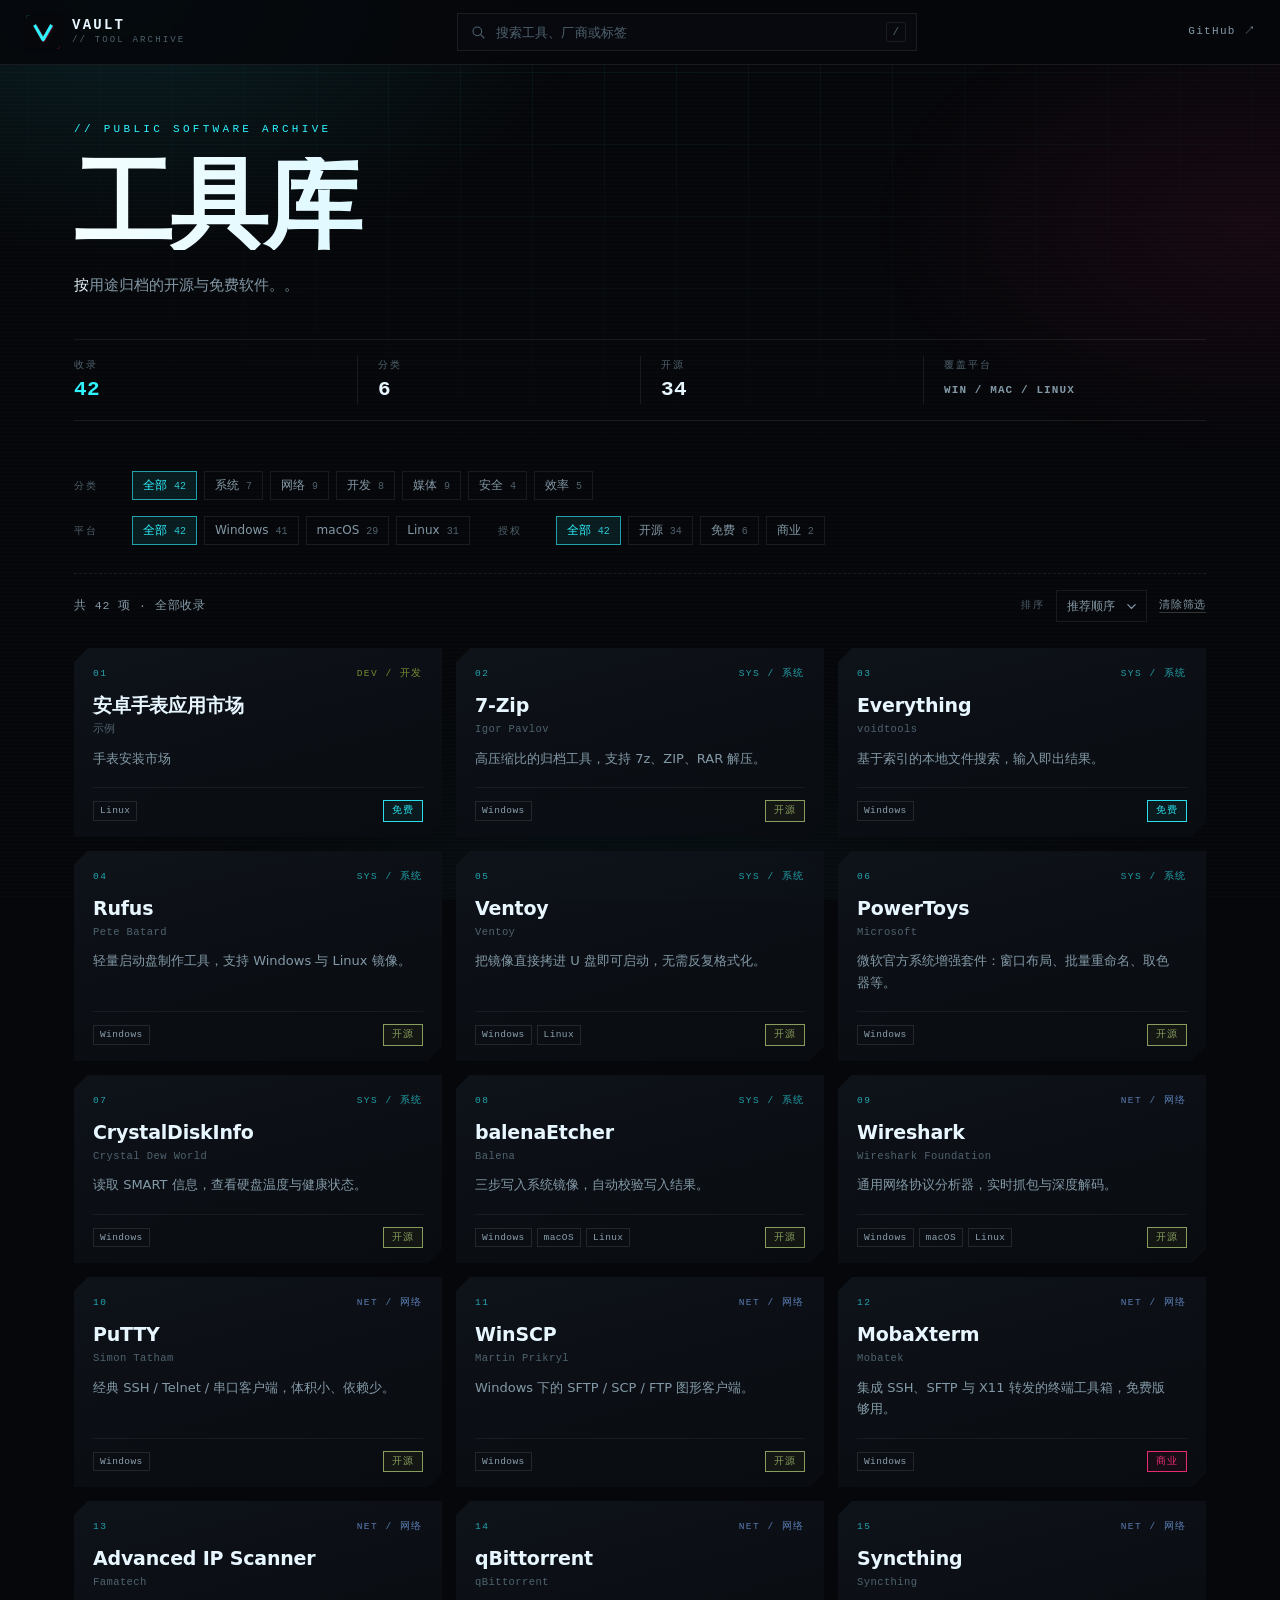
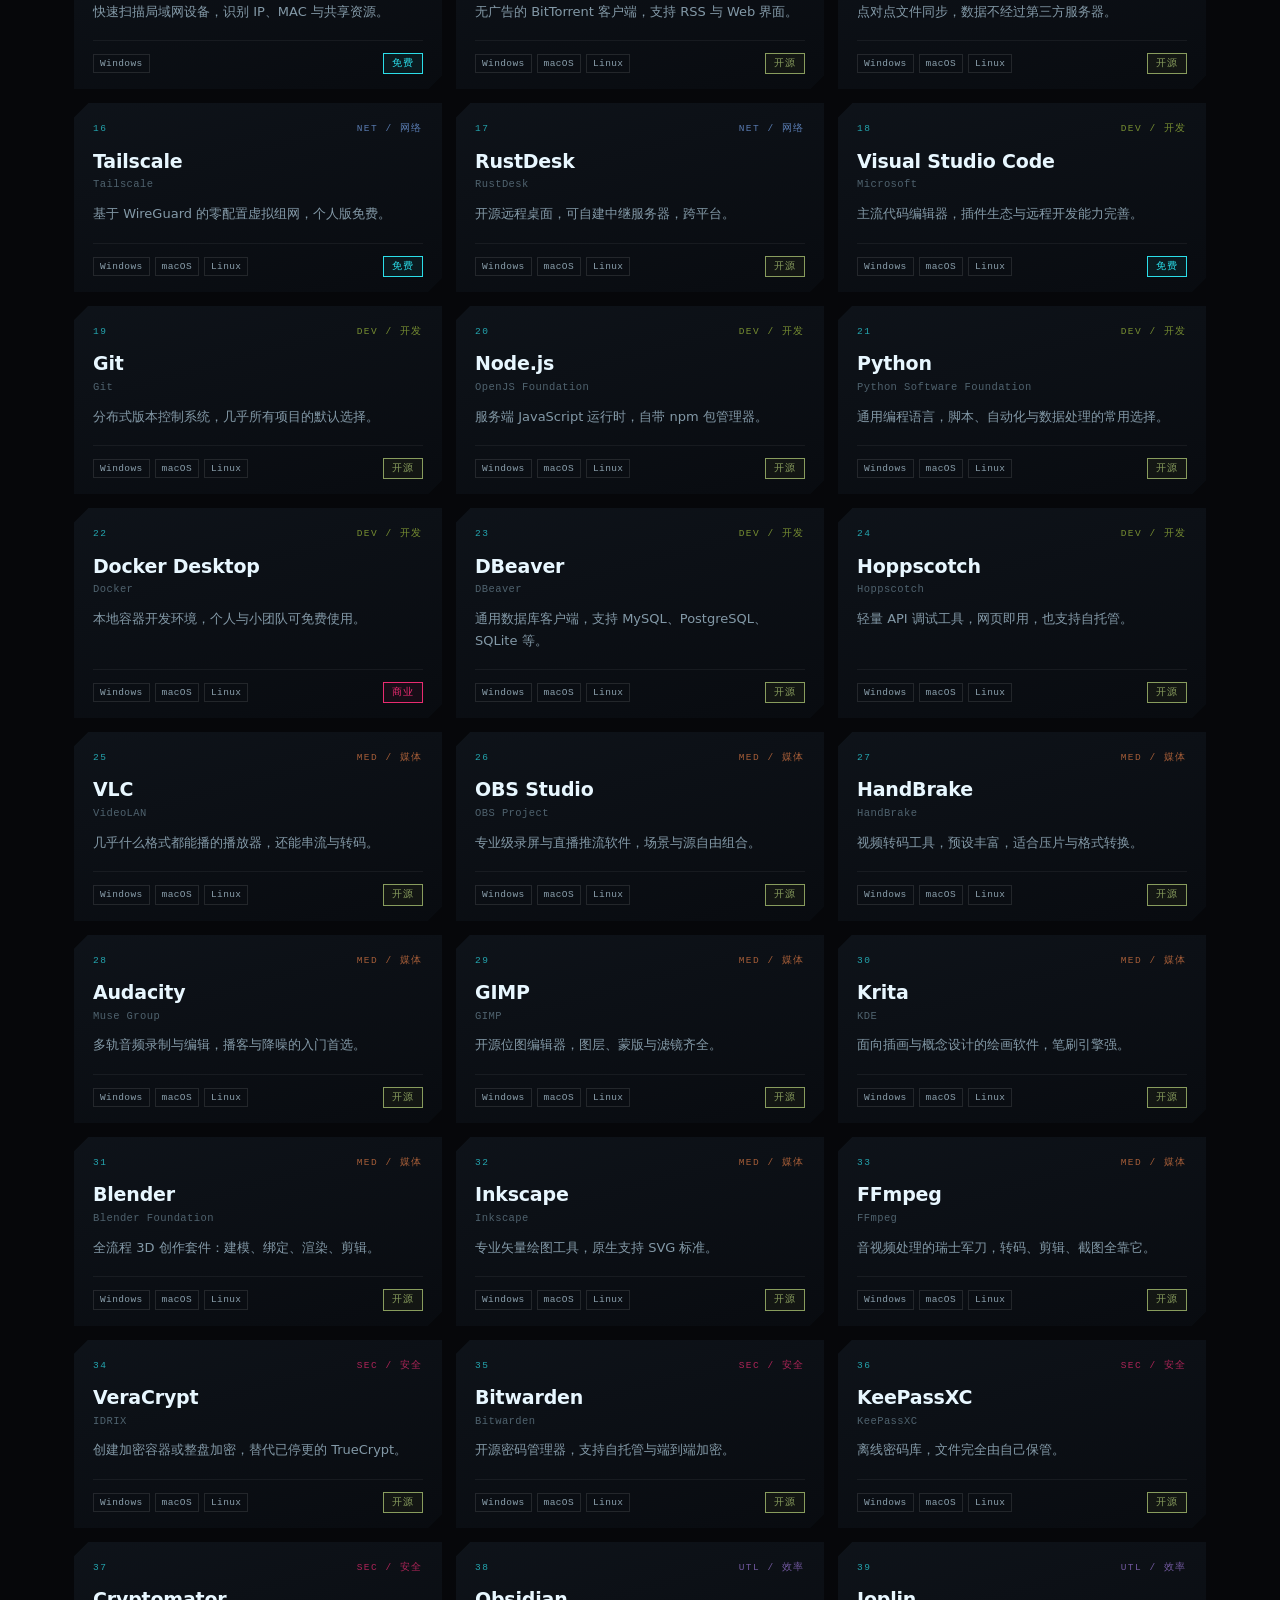
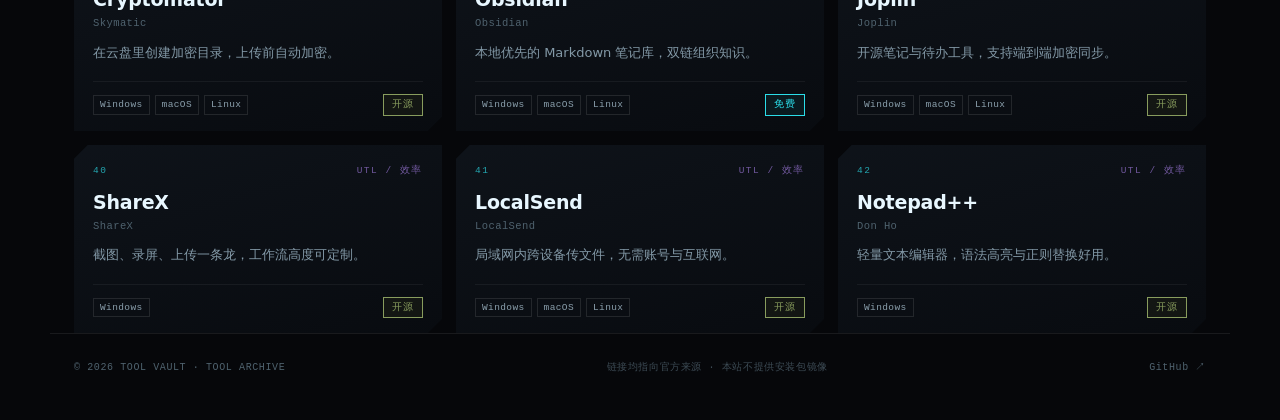
<file: web/index.html>
<!DOCTYPE html>
<html lang="zh-CN">
<head>
<meta charset="UTF-8" />
<meta name="viewport" content="width=device-width, initial-scale=1.0" />
<meta name="theme-color" content="#07080a" />
<title>工具库 — 开源与免费软件归档</title>
<meta name="description" content="按用途归档的开源与免费工具，支持分类、平台、授权筛选与搜索，链接直达官方发布页。" />
<meta property="og:title" content="工具库 — 开源与免费软件归档" />
<meta property="og:description" content="按用途归档的开源与免费工具，链接直达官方发布页。" />
<meta property="og:type" content="website" />
<link rel="icon" href="assets/favicon.png" type="image/png" sizes="64x64" />
<link rel="apple-touch-icon" href="assets/apple-touch-icon.png" />
<link rel="stylesheet" href="assets/css/augmented-ui.min.css" />
<link rel="stylesheet" href="assets/css/vault.css?v=20261102-2" />
</head>
<body>
<a class="skip-link" href="#main">跳到主内容</a>

<div class="fx-grid" data-component="fx-grid" aria-hidden="true"></div>
<div class="fx-glow" data-component="fx-glow" aria-hidden="true"></div>
<div class="fx-scan" data-component="fx-scan" aria-hidden="true"></div>

<header class="topbar" data-component="site-header">
  <a class="brand" href="./" aria-label="工具库首页">
    <img class="brand-logo" src="assets/logo-mark.png" alt="" width="38" height="38" />
    <span class="brand-text">VAULT<span class="brand-sub">// TOOL ARCHIVE</span></span>
  </a>

  <div class="search" role="search">
    <svg class="search-icon" viewBox="0 0 24 24" aria-hidden="true">
      <circle cx="11" cy="11" r="6.5"></circle>
      <path d="M16 16l5 5"></path>
    </svg>
    <label class="sr-only" for="q">搜索工具</label>
    <input id="q" type="search" placeholder="搜索工具、厂商或标签" autocomplete="off" spellcheck="false" />
    <kbd class="search-kbd" aria-hidden="true">/</kbd>
  </div>

  <a class="topbar-link" href="https://github.com/" target="_blank" rel="noopener">GitHub <span aria-hidden="true">↗</span></a>
</header>

<main id="main">
  <section class="intro" data-component="intro">
    <p class="eyebrow">// PUBLIC SOFTWARE ARCHIVE</p>
    <h1>工具库</h1>
    <p class="lede">按用途归档的开源与免费软件。。</p>

    <dl class="stats" id="stats" data-component="stats">
      <div><dt>收录</dt><dd id="statTotal">—</dd></div>
      <div><dt>分类</dt><dd id="statCats">—</dd></div>
      <div><dt>开源</dt><dd id="statOss">—</dd></div>
      <div><dt>覆盖平台</dt><dd>WIN / MAC / LINUX</dd></div>
    </dl>
  </section>

  <section class="filters" data-component="filters" aria-label="筛选条件">
    <div class="filter-row">
      <span class="filter-label">分类</span>
      <div class="chips" id="catChips" role="group" aria-label="按分类筛选"></div>
    </div>

    <div class="filter-row">
      <span class="filter-label">平台</span>
      <div class="chips" id="platChips" role="group" aria-label="按平台筛选"></div>
      <span class="filter-label filter-label-gap">授权</span>
      <div class="chips" id="licChips" role="group" aria-label="按授权筛选"></div>
    </div>

    <div class="filter-bar">
      <p class="result-count" id="resultCount" aria-live="polite">加载中…</p>
      <div class="filter-actions">
        <label class="sort-label" for="sort">排序</label>
        <select id="sort" class="sort">
          <option value="default">推荐顺序</option>
          <option value="name">名称 A–Z</option>
          <option value="cat">按分类</option>
        </select>
        <button type="button" class="reset" id="resetBtn">清除筛选</button>
      </div>
    </div>
  </section>

  <section class="results" data-component="results" aria-label="工具列表">
    <div class="grid" id="grid"></div>
    <div class="empty" id="empty" data-component="empty-state" hidden>
      <p class="empty-code">NO MATCH</p>
      <p>没有找到符合条件的工具。</p>
      <button type="button" class="reset" id="emptyReset">清除全部筛选</button>
    </div>
  </section>
</main>

<footer class="footer" data-component="site-footer">
  <span>© <span id="year">2026</span> TOOL VAULT · TOOL ARCHIVE</span>
  <span class="footer-mid">链接均指向官方来源 · 本站不提供安装包镜像</span>
  <a href="https://github.com/" target="_blank" rel="noopener">GitHub ↗</a>
</footer>

<noscript>
  <p class="noscript">本站需要启用 JavaScript 才能筛选与渲染工具列表。</p>
</noscript>

<script src="assets/js/data.js"></script>
<script src="assets/js/app.js" defer></script>
</body>
</html>
</file>
<file: web/assets/css/vault.css>
/* ==========================================================================
   工具库 / TOOL ARCHIVE
   ========================================================================== */

:root {
  --bg: #06070a;
  --bg-2: #0a0d12;
  --panel: #0c1016;
  --ink: #e8f7ff;
  --muted: #8399a7;
  --dim: #4f626e;
  --cyan: #2ff3ff;
  --magenta: #ff2f7a;
  --lime: #d6ff4b;
  --line: rgba(47, 243, 255, 0.18);
  --line-soft: rgba(255, 255, 255, 0.08);
  --sans: ui-sans-serif, "Segoe UI", "PingFang SC", "Hiragino Sans GB",
    "Microsoft YaHei", system-ui, sans-serif;
  --mono: ui-monospace, "SFMono-Regular", "Cascadia Code", "JetBrains Mono",
    "Roboto Mono", Consolas, "Liberation Mono", monospace;
  --w: 1180px;
}

*,
*::before,
*::after {
  box-sizing: border-box;
}

html {
  -webkit-text-size-adjust: 100%;
  scroll-behavior: smooth;
}

body {
  margin: 0;
  min-height: 100vh;
  background: var(--bg);
  color: var(--ink);
  font-family: var(--sans);
  font-size: 15px;
  line-height: 1.6;
  -webkit-font-smoothing: antialiased;
  overflow-x: hidden;
}

::selection {
  background: rgba(47, 243, 255, 0.85);
  color: #04121a;
}

a {
  color: inherit;
  text-decoration: none;
}

button,
input,
select {
  font: inherit;
  color: inherit;
}

button {
  cursor: pointer;
}

h1,
h2,
p,
dl,
dd {
  margin: 0;
}

:focus-visible {
  outline: 2px solid var(--cyan);
  outline-offset: 3px;
}

.sr-only {
  position: absolute;
  width: 1px;
  height: 1px;
  padding: 0;
  margin: -1px;
  overflow: hidden;
  clip: rect(0 0 0 0);
  white-space: nowrap;
  border: 0;
}

.skip-link {
  position: fixed;
  top: -60px;
  left: 16px;
  z-index: 200;
  padding: 10px 16px;
  background: var(--cyan);
  color: #04121a;
  font-family: var(--mono);
  font-size: 12px;
  font-weight: 700;
  transition: top 0.2s ease;
}

.skip-link:focus {
  top: 12px;
}

/* ---------- 背景层 ---------- */

.fx-grid,
.fx-glow,
.fx-scan {
  position: fixed;
  inset: 0;
  pointer-events: none;
  z-index: 0;
}

.fx-grid {
  background-image: linear-gradient(rgba(47, 243, 255, 0.05) 1px, transparent 1px),
    linear-gradient(90deg, rgba(47, 243, 255, 0.05) 1px, transparent 1px);
  background-size: 72px 72px;
  background-position: center top;
  mask-image: radial-gradient(ellipse 90% 70% at 50% 0%, #000 10%, transparent 78%);
  -webkit-mask-image: radial-gradient(ellipse 90% 70% at 50% 0%, #000 10%, transparent 78%);
}

.fx-glow {
  background:
    radial-gradient(52% 42% at 10% 0%, rgba(47, 243, 255, 0.1), transparent 70%),
    radial-gradient(42% 36% at 98% 25%, rgba(255, 47, 122, 0.07), transparent 72%),
    radial-gradient(60% 40% at 50% 100%, rgba(47, 243, 255, 0.04), transparent 70%);
}

.fx-scan {
  background: repeating-linear-gradient(
    to bottom,
    rgba(255, 255, 255, 0.022) 0 1px,
    transparent 1px 4px
  );
  opacity: 0.6;
}

/* ---------- 顶栏 ---------- */

.topbar {
  position: sticky;
  top: 0;
  z-index: 60;
  display: grid;
  grid-template-columns: auto minmax(0, 460px) auto;
  align-items: center;
  gap: 24px;
  padding: 13px 24px;
  background: rgba(6, 7, 10, 0.82);
  border-bottom: 1px solid var(--line-soft);
  backdrop-filter: blur(14px);
  -webkit-backdrop-filter: blur(14px);
}

.brand {
  display: flex;
  align-items: center;
  gap: 10px;
  min-width: 0;
}

.brand-logo {
  display: block;
  width: 38px;
  height: 38px;
  flex: none;
  object-fit: contain;
}

.brand-mark {
  display: grid;
  place-items: center;
  width: 34px;
  height: 34px;
  flex: none;
  border: 1px solid rgba(47, 243, 255, 0.55);
  background: rgba(47, 243, 255, 0.07);
  color: var(--cyan);
  font-family: var(--mono);
  font-size: 16px;
  font-weight: 700;
  line-height: 1;
  clip-path: polygon(0 0, 100% 0, 100% 68%, 68% 100%, 0 100%);
  box-shadow: inset 0 0 14px rgba(47, 243, 255, 0.16);
}

.brand-text {
  display: flex;
  flex-direction: column;
  gap: 2px;
  font-family: var(--mono);
  font-size: 14px;
  font-weight: 600;
  letter-spacing: 0.16em;
  line-height: 1.1;
  white-space: nowrap;
}

.brand-sub {
  font-size: 9px;
  font-weight: 400;
  letter-spacing: 0.24em;
  color: var(--dim);
}

.search {
  display: flex;
  align-items: center;
  gap: 10px;
  height: 38px;
  padding: 0 10px 0 12px;
  background: rgba(8, 11, 16, 0.9);
  border: 1px solid var(--line-soft);
  transition: border-color 0.18s ease, box-shadow 0.18s ease;
}

.search:focus-within {
  border-color: rgba(47, 243, 255, 0.55);
  box-shadow: 0 0 0 1px rgba(47, 243, 255, 0.15),
    0 0 26px -10px rgba(47, 243, 255, 0.5);
}

.search-icon {
  width: 16px;
  height: 16px;
  flex: none;
  fill: none;
  stroke: var(--dim);
  stroke-width: 1.6;
  stroke-linecap: round;
}

.search:focus-within .search-icon {
  stroke: var(--cyan);
}

.search input {
  flex: 1;
  min-width: 0;
  height: 100%;
  padding: 0;
  background: transparent;
  border: 0;
  outline: 0;
  font-size: 13px;
  letter-spacing: 0.01em;
}

.search input::placeholder {
  color: var(--dim);
}

.search input::-webkit-search-cancel-button {
  filter: invert(1);
  opacity: 0.35;
  cursor: pointer;
}

.search-kbd {
  flex: none;
  display: grid;
  place-items: center;
  width: 20px;
  height: 20px;
  border: 1px solid var(--line-soft);
  border-radius: 2px;
  color: var(--dim);
  font-family: var(--mono);
  font-size: 11px;
  line-height: 1;
}

.topbar-link {
  justify-self: end;
  font-family: var(--mono);
  font-size: 11px;
  letter-spacing: 0.12em;
  color: var(--muted);
  white-space: nowrap;
  transition: color 0.18s ease;
}

.topbar-link:hover {
  color: var(--cyan);
}

/* ---------- 主体 ---------- */

main {
  position: relative;
  z-index: 1;
  width: 100%;
  max-width: var(--w);
  margin: 0 auto;
  padding: 48px 24px 0;
}

.intro {
  padding-top: 8px;
}

.eyebrow {
  font-family: var(--mono);
  font-size: 11px;
  letter-spacing: 0.3em;
  color: var(--cyan);
}

.intro h1 {
  margin-top: 18px;
  font-size: clamp(3.2rem, 8.6vw, 6.2rem);
  font-weight: 800;
  letter-spacing: -0.045em;
  line-height: 0.94;
  background: linear-gradient(94deg, #f4feff 0%, #cdf4ff 46%, #6f9fae 100%);
  -webkit-background-clip: text;
  background-clip: text;
  color: transparent;
}

.lede {
  max-width: 62ch;
  margin-top: 22px;
  color: var(--muted);
  font-size: 15px;
  line-height: 1.8;
  text-wrap: pretty;
}

.lede::first-letter {
  color: var(--ink);
}

/* ---------- 统计条 ---------- */

.stats {
  display: grid;
  grid-template-columns: repeat(4, minmax(0, 1fr));
  margin-top: 40px;
  padding: 16px 0;
  border-top: 1px solid var(--line-soft);
  border-bottom: 1px solid var(--line-soft);
}

.stats > div {
  padding: 2px 20px;
  border-left: 1px solid var(--line-soft);
}

.stats > div:first-child {
  padding-left: 0;
  border-left: 0;
}

.stats dt {
  font-family: var(--mono);
  font-size: 9.5px;
  letter-spacing: 0.22em;
  color: var(--dim);
  text-transform: uppercase;
}

.stats dd {
  margin-top: 4px;
  font-family: var(--mono);
  font-size: 21px;
  font-weight: 600;
  letter-spacing: 0.02em;
  line-height: 1.2;
  color: var(--ink);
}

#statTotal {
  color: var(--cyan);
}

.stats > div:last-child dd {
  font-size: 11px;
  letter-spacing: 0.1em;
  color: var(--muted);
  padding-top: 7px;
}

/* ---------- 筛选 ---------- */

.filters {
  margin-top: 42px;
}

.filter-row {
  display: flex;
  align-items: flex-start;
  flex-wrap: wrap;
  gap: 10px 14px;
  padding: 8px 0;
}

.filter-label {
  flex: none;
  width: 44px;
  padding-top: 8px;
  font-family: var(--mono);
  font-size: 10px;
  letter-spacing: 0.22em;
  color: var(--dim);
}

.filter-label-gap {
  margin-left: 14px;
}

.chips {
  display: flex;
  flex-wrap: wrap;
  gap: 7px;
  min-width: 0;
}

.chip {
  display: inline-flex;
  align-items: baseline;
  gap: 7px;
  padding: 6px 10px;
  background: transparent;
  border: 1px solid var(--line-soft);
  color: var(--muted);
  font-size: 12px;
  line-height: 1.2;
  transition: border-color 0.16s ease, color 0.16s ease,
    background-color 0.16s ease;
}

.chip:hover {
  border-color: rgba(47, 243, 255, 0.4);
  color: var(--ink);
}

.chip.is-active {
  border-color: rgba(47, 243, 255, 0.62);
  background: rgba(47, 243, 255, 0.09);
  color: var(--cyan);
}

.chip-n {
  font-family: var(--mono);
  font-size: 10px;
  color: var(--dim);
  transition: color 0.16s ease;
}

.chip.is-active .chip-n {
  color: rgba(47, 243, 255, 0.8);
}

.filter-bar {
  display: flex;
  align-items: center;
  justify-content: space-between;
  flex-wrap: wrap;
  gap: 12px 20px;
  margin-top: 20px;
  padding-top: 16px;
  border-top: 1px dashed var(--line-soft);
}

.result-count {
  font-family: var(--mono);
  font-size: 11.5px;
  letter-spacing: 0.08em;
  color: var(--muted);
}

.filter-actions {
  display: flex;
  align-items: center;
  gap: 12px;
}

.sort-label {
  font-family: var(--mono);
  font-size: 10px;
  letter-spacing: 0.18em;
  color: var(--dim);
}

.sort {
  appearance: none;
  -webkit-appearance: none;
  height: 32px;
  padding: 0 28px 0 10px;
  background-color: transparent;
  background-image: url("data:image/svg+xml,%3Csvg xmlns='http://www.w3.org/2000/svg' viewBox='0 0 12 12'%3E%3Cpath d='M2 4l4 4 4-4' fill='none' stroke='%238399a7' stroke-width='1.4' stroke-linecap='round'/%3E%3C/svg%3E");
  background-repeat: no-repeat;
  background-position: right 9px center;
  background-size: 11px;
  border: 1px solid var(--line-soft);
  border-radius: 0;
  color: var(--muted);
  font-size: 12px;
  cursor: pointer;
}

.sort:hover {
  border-color: rgba(47, 243, 255, 0.4);
  color: var(--ink);
}

.sort option {
  background: #0b0f15;
  color: var(--ink);
}

.reset {
  padding: 0;
  background: none;
  border: 0;
  color: var(--muted);
  font-family: var(--mono);
  font-size: 11px;
  letter-spacing: 0.06em;
  text-decoration: underline;
  text-decoration-color: rgba(255, 255, 255, 0.18);
  text-underline-offset: 4px;
  transition: color 0.16s ease, text-decoration-color 0.16s ease;
}

.reset:hover {
  color: var(--magenta);
  text-decoration-color: var(--magenta);
}

/* ---------- 结果网格 ---------- */

.results {
  margin-top: 26px;
  min-height: 320px;
}

.grid {
  display: grid;
  grid-template-columns: repeat(auto-fill, minmax(296px, 1fr));
  gap: 14px;
}

.card {
  position: relative;
  display: flex;
  flex-direction: column;
  padding: 18px 19px 15px;
  background: linear-gradient(
    165deg,
    rgba(15, 20, 27, 0.94) 0%,
    rgba(9, 12, 17, 0.94) 100%
  );
  transition: transform 0.22s ease, box-shadow 0.22s ease;
}

.card[data-augmented-ui] {
  --aug-tl: 14px;
  --aug-br: 14px;
  --aug-border: 1px;
  --aug-border-bg: linear-gradient(
    135deg,
    rgba(47, 243, 255, 0.42) 0%,
    rgba(47, 243, 255, 0.08) 45%,
    rgba(255, 47, 122, 0.34) 100%
  );
}

.card[data-augmented-ui]:hover {
  --aug-border-bg: linear-gradient(
    135deg,
    rgba(47, 243, 255, 0.95) 0%,
    rgba(47, 243, 255, 0.35) 50%,
    rgba(255, 47, 122, 0.8) 100%
  );
}

.card:hover {
  transform: translateY(-3px);
  box-shadow: 0 22px 46px -30px rgba(47, 243, 255, 0.65);
}

.card-top {
  display: flex;
  align-items: center;
  justify-content: space-between;
  gap: 12px;
  font-family: var(--mono);
  font-size: 9.5px;
  letter-spacing: 0.16em;
  color: var(--dim);
}

.card-index {
  color: rgba(47, 243, 255, 0.65);
}

.card-cat {
  white-space: nowrap;
}

.card[data-cat="SYS"] .card-cat {
  color: rgba(47, 243, 255, 0.62);
}

.card[data-cat="NET"] .card-cat {
  color: rgba(127, 178, 255, 0.66);
}

.card[data-cat="DEV"] .card-cat {
  color: rgba(214, 255, 75, 0.52);
}

.card[data-cat="MED"] .card-cat {
  color: rgba(255, 138, 76, 0.62);
}

.card[data-cat="SEC"] .card-cat {
  color: rgba(255, 47, 122, 0.66);
}

.card[data-cat="UTL"] .card-cat {
  color: rgba(185, 140, 255, 0.58);
}

.card-name {
  margin-top: 13px;
  font-size: 19px;
  font-weight: 700;
  letter-spacing: -0.01em;
  line-height: 1.25;
}

.card-name a {
  display: inline-flex;
  align-items: baseline;
  gap: 5px;
  color: var(--ink);
  transition: color 0.16s ease;
}

.card-name a:hover {
  color: var(--cyan);
}

.card-arrow {
  font-size: 13px;
  font-weight: 400;
  color: var(--cyan);
  opacity: 0;
  transform: translate(-2px, 2px);
  transition: opacity 0.18s ease, transform 0.18s ease;
}

.card:hover .card-arrow,
.card-name a:focus-visible .card-arrow {
  opacity: 1;
  transform: translate(0, 0);
}

.card-vendor {
  margin-top: 3px;
  font-family: var(--mono);
  font-size: 10.5px;
  letter-spacing: 0.04em;
  color: var(--dim);
}

.card-desc {
  margin-top: 10px;
  margin-bottom: 18px;
  color: var(--muted);
  font-size: 13px;
  line-height: 1.65;
  text-wrap: pretty;
}

.card-foot {
  display: flex;
  align-items: center;
  justify-content: space-between;
  gap: 10px;
  margin-top: auto;
  padding-top: 12px;
  border-top: 1px solid rgba(255, 255, 255, 0.055);
}

.card-plats {
  display: flex;
  flex-wrap: wrap;
  gap: 5px;
}

.plat {
  padding: 2px 6px;
  border: 1px solid rgba(255, 255, 255, 0.1);
  color: #8ba0ad;
  font-family: var(--mono);
  font-size: 9.5px;
  letter-spacing: 0.04em;
  line-height: 1.4;
}

.badge {
  flex: none;
  padding: 3px 8px;
  border: 1px solid currentColor;
  font-family: var(--mono);
  font-size: 9.5px;
  letter-spacing: 0.12em;
  line-height: 1.4;
}

.badge--oss {
  color: rgba(198, 226, 132, 0.66);
  background: rgba(214, 255, 75, 0.045);
}

.badge--free {
  color: rgba(47, 243, 255, 0.9);
  background: rgba(47, 243, 255, 0.06);
}

.badge--comm {
  color: rgba(255, 47, 122, 0.9);
  background: rgba(255, 47, 122, 0.06);
}

/* ---------- 空状态 ---------- */

.empty {
  margin-top: 26px;
  padding: 76px 24px;
  border: 1px dashed rgba(47, 243, 255, 0.22);
  text-align: center;
}

.empty-code {
  font-family: var(--mono);
  font-size: clamp(2rem, 6vw, 3.4rem);
  font-weight: 700;
  letter-spacing: 0.14em;
  color: transparent;
  -webkit-text-stroke: 1px rgba(47, 243, 255, 0.4);
}

.empty > p:not(.empty-code) {
  margin-top: 12px;
  color: var(--muted);
  font-size: 13.5px;
}

.empty .reset {
  margin-top: 22px;
}

/* ---------- 页脚 ---------- */

.footer {
  position: relative;
  z-index: 1;
  display: flex;
  align-items: center;
  justify-content: space-between;
  flex-wrap: wrap;
  gap: 10px 24px;
  width: 100%;
  max-width: var(--w);
  margin: 0 auto;
  padding: 26px 24px 44px;
  border-top: 1px solid var(--line-soft);
  font-family: var(--mono);
  font-size: 10px;
  letter-spacing: 0.06em;
  color: var(--dim);
}

.footer a {
  transition: color 0.16s ease;
}

.footer a:hover {
  color: var(--cyan);
}

.footer-mid {
  color: rgba(79, 98, 110, 0.75);
}

.noscript {
  position: fixed;
  left: 0;
  right: 0;
  bottom: 0;
  z-index: 100;
  padding: 10px 16px;
  background: var(--magenta);
  color: #180009;
  font-size: 12px;
  text-align: center;
}

/* ---------- 入场动画 ---------- */

@keyframes card-in {
  from {
    opacity: 0;
    transform: translateY(12px);
  }
  to {
    opacity: 1;
    transform: translateY(0);
  }
}

.grid.is-fresh .card {
  animation: card-in 0.46s cubic-bezier(0.2, 0.7, 0.2, 1) both;
  animation-delay: calc(var(--i) * 22ms);
}

/* ---------- 响应式 ---------- */

@media (max-width: 900px) {
  .topbar {
    grid-template-columns: auto minmax(0, 1fr) auto;
    gap: 16px;
  }

  main {
    padding: 36px 20px 0;
  }

  .stats {
    grid-template-columns: repeat(2, minmax(0, 1fr));
  }

  .stats > div {
    padding: 10px 18px;
  }

  .stats > div:nth-child(odd) {
    padding-left: 0;
    border-left: 0;
  }

  .stats > div:nth-child(n + 3) {
    border-top: 1px solid var(--line-soft);
  }

  .footer {
    padding: 24px 20px 36px;
  }
}

@media (max-width: 760px) {
  .topbar {
    grid-template-columns: minmax(0, 1fr) auto;
    gap: 10px 14px;
    padding: 10px 16px 12px;
  }

  .search {
    grid-column: 1 / -1;
    grid-row: 2;
    height: 36px;
  }

  .topbar-link {
    font-size: 10px;
  }

  main {
    padding: 30px 16px 0;
  }

  .intro h1 {
    margin-top: 14px;
  }

  .lede {
    font-size: 14px;
  }

  .stats {
    margin-top: 30px;
  }

  .filters {
    margin-top: 32px;
  }

  .filter-row {
    padding: 6px 0;
    gap: 8px 10px;
  }

  .filter-label {
    width: 100%;
    padding-top: 0;
  }

  .filter-label-gap {
    margin-left: 0;
    margin-top: 6px;
  }

  .filter-bar {
    margin-top: 16px;
  }

  .result-count {
    width: 100%;
  }

  .filter-actions {
    width: 100%;
    justify-content: space-between;
  }

  .grid {
    grid-template-columns: 1fr;
  }

  .footer {
    flex-direction: column;
    align-items: flex-start;
    gap: 8px;
    padding: 22px 16px 32px;
  }

  .footer-mid {
    display: none;
  }
}

@media (max-width: 380px) {
  .brand-sub {
    display: none;
  }

  .chip {
    padding: 6px 8px;
    font-size: 11.5px;
  }

  .card {
    padding: 16px 16px 14px;
  }
}

@media (prefers-reduced-motion: reduce) {
  html {
    scroll-behavior: auto;
  }

  *,
  *::before,
  *::after {
    animation-duration: 0.01ms !important;
    animation-iteration-count: 1 !important;
    transition-duration: 0.01ms !important;
  }

  .card:hover {
    transform: none;
  }

  .grid.is-fresh .card {
    animation: none;
  }
}
</file>
<file: web/assets/css/augmented-ui.min.css>
/**
 * augmented-ui
 * BSD 2-Clause License
 * Copyright (c) James0x57, PropJockey, 2020
 */
@supports (--foo:, 0 0) and ((clip-path:polygon(0 0, 100% 0, 50% 50%)) or (-webkit-clip-path:polygon(0 0, 100% 0, 50% 50%))){[data-augmented-ui]{--aug-clip-tl1: ;--aug-clip-tl2: ;--aug-step-tl1: ;--aug-step-tl2: ;--aug-rect-tl1: ;--aug-rect-tl2: ;--aug-round-tl1: ;--aug-round-tl2: ;--aug-scoop-tl1: ;--aug-scoop-tl2: ;--aug-clip-t1: ;--aug-clip-t2: ;--aug-step-t1: ;--aug-step-t2: ;--aug-rect-t1: ;--aug-rect-t2: ;--aug-round-t1: ;--aug-round-t2: ;--aug-scoop-t1: ;--aug-scoop-t2: ;--aug-clip-tr1: ;--aug-clip-tr2: ;--aug-step-tr1: ;--aug-step-tr2: ;--aug-rect-tr1: ;--aug-rect-tr2: ;--aug-round-tr1: ;--aug-round-tr2: ;--aug-scoop-tr1: ;--aug-scoop-tr2: ;--aug-clip-r1: ;--aug-clip-r2: ;--aug-step-r1: ;--aug-step-r2: ;--aug-rect-r1: ;--aug-rect-r2: ;--aug-round-r1: ;--aug-round-r2: ;--aug-scoop-r1: ;--aug-scoop-r2: ;--aug-clip-br1: ;--aug-clip-br2: ;--aug-step-br1: ;--aug-step-br2: ;--aug-rect-br1: ;--aug-rect-br2: ;--aug-round-br1: ;--aug-round-br2: ;--aug-scoop-br1: ;--aug-scoop-br2: ;--aug-clip-b1: ;--aug-clip-b2: ;--aug-step-b1: ;--aug-step-b2: ;--aug-rect-b1: ;--aug-rect-b2: ;--aug-round-b1: ;--aug-round-b2: ;--aug-scoop-b1: ;--aug-scoop-b2: ;--aug-clip-bl1: ;--aug-clip-bl2: ;--aug-step-bl1: ;--aug-step-bl2: ;--aug-rect-bl1: ;--aug-rect-bl2: ;--aug-round-bl1: ;--aug-round-bl2: ;--aug-scoop-bl1: ;--aug-scoop-bl2: ;--aug-clip-l1: ;--aug-clip-l2: ;--aug-step-l1: ;--aug-step-l2: ;--aug-rect-l1: ;--aug-rect-l2: ;--aug-round-l1: ;--aug-round-l2: ;--aug-scoop-l1: ;--aug-scoop-l2: ;--aug-tl1-alt-join-in: ;--aug-tl1-alt-join-out: ;--aug-tl2-alt-join-in: ;--aug-tl2-alt-join-out: ;--aug-tl1:initial;--aug-tl2:initial;--aug-tl1-width:initial;--aug-tl1-height:initial;--aug-tl2-width:initial;--aug-tl2-height:initial;--aug-tl-inset1:initial;--aug-tl-inset2:initial;--aug-tl-extend1:initial;--aug-tl-extend2:initial;--aug-t1-alt-join-in: ;--aug-t1-alt-join-out: ;--aug-t2-alt-join-in: ;--aug-t2-alt-join-out: ;--aug-t1:initial;--aug-t2:initial;--aug-t1-width:initial;--aug-t1-height:initial;--aug-t2-width:initial;--aug-t2-height:initial;--aug-t-inset1:initial;--aug-t-extend1:initial;--aug-tr1-alt-join-in: ;--aug-tr1-alt-join-out: ;--aug-tr2-alt-join-in: ;--aug-tr2-alt-join-out: ;--aug-tr1:initial;--aug-tr2:initial;--aug-tr1-width:initial;--aug-tr1-height:initial;--aug-tr2-width:initial;--aug-tr2-height:initial;--aug-tr-inset1:initial;--aug-tr-inset2:initial;--aug-tr-extend1:initial;--aug-tr-extend2:initial;--aug-r1-alt-join-in: ;--aug-r1-alt-join-out: ;--aug-r2-alt-join-in: ;--aug-r2-alt-join-out: ;--aug-r1:initial;--aug-r2:initial;--aug-r1-width:initial;--aug-r1-height:initial;--aug-r2-width:initial;--aug-r2-height:initial;--aug-r-inset1:initial;--aug-r-extend1:initial;--aug-br1-alt-join-in: ;--aug-br1-alt-join-out: ;--aug-br2-alt-join-in: ;--aug-br2-alt-join-out: ;--aug-br1:initial;--aug-br2:initial;--aug-br1-width:initial;--aug-br1-height:initial;--aug-br2-width:initial;--aug-br2-height:initial;--aug-br-inset1:initial;--aug-br-inset2:initial;--aug-br-extend1:initial;--aug-br-extend2:initial;--aug-b1-alt-join-in: ;--aug-b1-alt-join-out: ;--aug-b2-alt-join-in: ;--aug-b2-alt-join-out: ;--aug-b1:initial;--aug-b2:initial;--aug-b1-width:initial;--aug-b1-height:initial;--aug-b2-width:initial;--aug-b2-height:initial;--aug-b-inset1:initial;--aug-b-extend1:initial;--aug-bl1-alt-join-in: ;--aug-bl1-alt-join-out: ;--aug-bl2-alt-join-in: ;--aug-bl2-alt-join-out: ;--aug-bl1:initial;--aug-bl2:initial;--aug-bl1-width:initial;--aug-bl1-height:initial;--aug-bl2-width:initial;--aug-bl2-height:initial;--aug-bl-inset1:initial;--aug-bl-inset2:initial;--aug-bl-extend1:initial;--aug-bl-extend2:initial;--aug-l1-alt-join-in: ;--aug-l1-alt-join-out: ;--aug-l2-alt-join-in: ;--aug-l2-alt-join-out: ;--aug-l1:initial;--aug-l2:initial;--aug-l1-width:initial;--aug-l1-height:initial;--aug-l2-width:initial;--aug-l2-height:initial;--aug-l-inset1:initial;--aug-l-extend1:initial;--aug-border: ;--aug-delegated-border: ;--aug-border-all:4px;--aug-border-y:initial;--aug-border-x:initial;--aug-border-top:initial;--aug-border-right:initial;--aug-border-bottom:initial;--aug-border-left:initial;--aug-border-bg:currentColor;--aug-border-opacity:initial;--aug_0:var(--aug-border) 0px;--aug_1:initial;--aug_2:var(--aug_0, var(--aug-border-top, var(--aug-border-y, var(--aug-border-all))));--aug_3:var(--aug_0, var(--aug-border-right, var(--aug-border-x, var(--aug-border-all))));--aug_4:var(--aug_0, var(--aug-border-bottom, var(--aug-border-y, var(--aug-border-all))));--aug_5:var(--aug_0, var(--aug-border-left, var(--aug-border-x, var(--aug-border-all))));--aug-inlay: ;--aug-delegated-inlay: ;--aug-inlay-all:3px;--aug-inlay-y:initial;--aug-inlay-x:initial;--aug-inlay-top:initial;--aug-inlay-right:initial;--aug-inlay-bottom:initial;--aug-inlay-left:initial;--aug-inlay-bg:rgba(128, 128, 128, 0.5);--aug-inlay-opacity:initial;--aug_6:var(--aug-inlay) 0px;--aug_7:initial;--aug_8:var(--aug_6, calc(var(--aug-inlay-top, var(--aug-inlay-y, var(--aug-inlay-all))) + var(--aug_2)));--aug_9:var(--aug_6, calc(var(--aug-inlay-right, var(--aug-inlay-x, var(--aug-inlay-all))) + var(--aug_3)));--aug_a:var(--aug_6, calc(var(--aug-inlay-bottom, var(--aug-inlay-y, var(--aug-inlay-all))) + var(--aug_4)));--aug_b:var(--aug_6, calc(var(--aug-inlay-left, var(--aug-inlay-x, var(--aug-inlay-all))) + var(--aug_5)));--aug_c:var(--aug_6, var(--aug-inlay-top, var(--aug-inlay-y, var(--aug-inlay-all))));--aug_d:var(--aug_6, var(--aug-inlay-right, var(--aug-inlay-x, var(--aug-inlay-all))));--aug_e:var(--aug_6, var(--aug-inlay-bottom, var(--aug-inlay-y, var(--aug-inlay-all))));--aug_f:var(--aug_6, var(--aug-inlay-left, var(--aug-inlay-x, var(--aug-inlay-all))));--aug-tl1-clipmod-x:0.5;--aug-tl1-clipmod-y:0.5;--aug-tl2-clipmod-x:0.5;--aug-tl2-clipmod-y:0.5;--aug-t1-clipmod-x:0.5;--aug-t1-clipmod-y:0.5;--aug-t2-clipmod-x:0.5;--aug-t2-clipmod-y:0.5;--aug-tr1-clipmod-x:0.5;--aug-tr1-clipmod-y:0.5;--aug-tr2-clipmod-x:0.5;--aug-tr2-clipmod-y:0.5;--aug-r1-clipmod-x:0.5;--aug-r1-clipmod-y:0.5;--aug-r2-clipmod-x:0.5;--aug-r2-clipmod-y:0.5;--aug-br1-clipmod-x:0.5;--aug-br1-clipmod-y:0.5;--aug-br2-clipmod-x:0.5;--aug-br2-clipmod-y:0.5;--aug-b1-clipmod-x:0.5;--aug-b1-clipmod-y:0.5;--aug-b2-clipmod-x:0.5;--aug-b2-clipmod-y:0.5;--aug-bl1-clipmod-x:0.5;--aug-bl1-clipmod-y:0.5;--aug-bl2-clipmod-x:0.5;--aug-bl2-clipmod-y:0.5;--aug-l1-clipmod-x:0.5;--aug-l1-clipmod-y:0.5;--aug-l2-clipmod-x:0.5;--aug-l2-clipmod-y:0.5;--aug-t-center:initial;--aug-t-offset:initial;--aug-r-center:initial;--aug-r-offset:initial;--aug-b-center:initial;--aug-b-offset:initial;--aug-l-center:initial;--aug-l-offset:initial;--aug_g:0.156434465040;--aug_h:0.30901699437;--aug_i:0.45399049974;--aug_j:0.58778525229;--aug_k:0.70710678119;--aug_l:0.80901699437;--aug_m:0.89100652419;--aug_n:0.95105651629;--aug_o:0.987688340595;--aug_p:initial;--aug_q:initial;--aug_r:initial;--aug_s:initial;--aug_t:initial;--aug_u:initial;--aug_v:initial;--aug_w:initial;--aug_x:initial;--aug_y:initial;--aug_z:initial;--aug_A:initial;--aug_B:initial;--aug_C:initial;--aug_D:initial;--aug_E:initial;--aug_F:initial;--aug_G:initial;--aug_H:initial;--aug_I:initial;--aug_J:initial;--aug_K:initial;--aug_L:initial;}[data-augmented-ui-reset]{--aug_0:initial;--aug_6:initial;--aug_M:initial;--aug_N:initial;--aug_O:initial;--aug_P:initial;--aug_Q:initial;--aug_R:initial;--aug_S:initial;--aug_T:initial;--aug_U:initial;--aug_V:initial;--aug_W:initial;--aug_X:initial;--aug_Y:initial;--aug_Z:initial;--aug_10:initial;--aug_11:initial;--aug_12:initial;--aug_13:initial;--aug_14:initial;--aug_15:initial;--aug_16:initial;--aug_17:initial;--aug_18:initial;--aug_19:initial;--aug_1a:initial;--aug_1b:initial;--aug_1c:initial;--aug_1d:initial;--aug_1e:initial;--aug_1f:initial;--aug_1g:initial;--aug_1h:initial;--aug_1i:initial;--aug_1j:initial;--aug_1k:initial;--aug_1l:initial;--aug_1m:initial;--aug_1n:initial;--aug_1o:initial;--aug_1p:initial;--aug_1q:initial;--aug_1r:initial;--aug_1s:initial;--aug_1t:initial;--aug_1u:initial;--aug_1v:initial;--aug_1w:initial;--aug_1x:initial;--aug_1y:initial;--aug_1z:initial;--aug_1A:initial;--aug_1B:initial;--aug_1C:initial;--aug_1D:initial;--aug_1E:initial;--aug_1F:initial;--aug_1G:initial;--aug_1H:initial;--aug_1I:initial;--aug_1J:initial;}[data-augmented-ui]{--aug_M:var(--aug-clip-tl1) var(--aug-step-tl1) var(--aug-rect-tl1) var(--aug-round-tl1) var(--aug-scoop-tl1);--aug_N:var(--aug-clip-tl2) var(--aug-step-tl2) var(--aug-rect-tl2) var(--aug-round-tl2) var(--aug-scoop-tl2);--aug_O:var(--aug_M) 0px;--aug_P:var(--aug_N) 0px;--aug_Q:var(--aug-clip-tl1) 0px;--aug_R:var(--aug-clip-tl2) 0px;--aug_S:var(--aug-clip-t1) var(--aug-step-t1) var(--aug-rect-t1) var(--aug-round-t1) var(--aug-scoop-t1);--aug_T:var(--aug-clip-t2) var(--aug-step-t2) var(--aug-rect-t2) var(--aug-round-t2) var(--aug-scoop-t2);--aug_U:var(--aug_S) 0px;--aug_V:var(--aug_T) 0px;--aug_W:var(--aug-clip-t1) 0px;--aug_X:var(--aug-clip-t2) 0px;--aug_Y:var(--aug-clip-tr1) var(--aug-step-tr1) var(--aug-rect-tr1) var(--aug-round-tr1) var(--aug-scoop-tr1);--aug_Z:var(--aug-clip-tr2) var(--aug-step-tr2) var(--aug-rect-tr2) var(--aug-round-tr2) var(--aug-scoop-tr2);--aug_10:var(--aug_Y) 0px;--aug_11:var(--aug_Z) 0px;--aug_12:var(--aug-clip-tr1) 0px;--aug_13:var(--aug-clip-tr2) 0px;--aug_14:var(--aug-clip-r1) var(--aug-step-r1) var(--aug-rect-r1) var(--aug-round-r1) var(--aug-scoop-r1);--aug_15:var(--aug-clip-r2) var(--aug-step-r2) var(--aug-rect-r2) var(--aug-round-r2) var(--aug-scoop-r2);--aug_16:var(--aug_14) 0px;--aug_17:var(--aug_15) 0px;--aug_18:var(--aug-clip-r1) 0px;--aug_19:var(--aug-clip-r2) 0px;--aug_1a:var(--aug-clip-br1) var(--aug-step-br1) var(--aug-rect-br1) var(--aug-round-br1) var(--aug-scoop-br1);--aug_1b:var(--aug-clip-br2) var(--aug-step-br2) var(--aug-rect-br2) var(--aug-round-br2) var(--aug-scoop-br2);--aug_1c:var(--aug_1a) 0px;--aug_1d:var(--aug_1b) 0px;--aug_1e:var(--aug-clip-br1) 0px;--aug_1f:var(--aug-clip-br2) 0px;--aug_1g:var(--aug-clip-b1) var(--aug-step-b1) var(--aug-rect-b1) var(--aug-round-b1) var(--aug-scoop-b1);--aug_1h:var(--aug-clip-b2) var(--aug-step-b2) var(--aug-rect-b2) var(--aug-round-b2) var(--aug-scoop-b2);--aug_1i:var(--aug_1g) 0px;--aug_1j:var(--aug_1h) 0px;--aug_1k:var(--aug-clip-b1) 0px;--aug_1l:var(--aug-clip-b2) 0px;--aug_1m:var(--aug-clip-bl1) var(--aug-step-bl1) var(--aug-rect-bl1) var(--aug-round-bl1) var(--aug-scoop-bl1);--aug_1n:var(--aug-clip-bl2) var(--aug-step-bl2) var(--aug-rect-bl2) var(--aug-round-bl2) var(--aug-scoop-bl2);--aug_1o:var(--aug_1m) 0px;--aug_1p:var(--aug_1n) 0px;--aug_1q:var(--aug-clip-bl1) 0px;--aug_1r:var(--aug-clip-bl2) 0px;--aug_1s:var(--aug-clip-l1) var(--aug-step-l1) var(--aug-rect-l1) var(--aug-round-l1) var(--aug-scoop-l1);--aug_1t:var(--aug-clip-l2) var(--aug-step-l2) var(--aug-rect-l2) var(--aug-round-l2) var(--aug-scoop-l2);--aug_1u:var(--aug_1s) 0px;--aug_1v:var(--aug_1t) 0px;--aug_1w:var(--aug-clip-l1) 0px;--aug_1x:var(--aug-clip-l2) 0px;--aug_1K:var(--aug_O, var(--aug-tl1-width, var(--aug-tl1, 15px)));--aug_1L:var(--aug_O, var(--aug-tl1-height, var(--aug-tl1, 15px)));--aug_1M:var(--aug_P, var(--aug-tl2-width, var(--aug-tl2, 15px)));--aug_1N:var(--aug_P, var(--aug-tl2-height, var(--aug-tl2, 15px)));--aug_1O:var(--aug-tl-inset1, 0px);--aug_1P:var(--aug-tl-inset2, 0px);--aug_1Q:var(--aug_P, var(--aug-tl-extend1, 0px));--aug_1R:var(--aug_P, var(--aug-tl-extend2, 0px));--aug_1S:var(--aug_U, var(--aug-t1-width, var(--aug-t1, 15px)));--aug_1T:var(--aug_U, var(--aug-t1-height, var(--aug-t1, 15px)));--aug_1U:var(--aug_V, var(--aug-t2-width, var(--aug-t2, 15px)));--aug_1V:var(--aug_V, var(--aug-t2-height, var(--aug-t2, 15px)));--aug_1W:var(--aug-t-inset1, 0px);--aug_1X:calc(var(--aug_1W) + var(--aug_1T) - var(--aug_1V));--aug_1Y:var(--aug_U, var(--aug-t-extend1, 0px));--aug_1Z:(var(--aug_1S) + var(--aug_1Y) + var(--aug_1U));--aug_20:var(--aug_10, var(--aug-tr1-width, var(--aug-tr1, 15px)));--aug_21:var(--aug_10, var(--aug-tr1-height, var(--aug-tr1, 15px)));--aug_22:var(--aug_11, var(--aug-tr2-width, var(--aug-tr2, 15px)));--aug_23:var(--aug_11, var(--aug-tr2-height, var(--aug-tr2, 15px)));--aug_24:var(--aug-tr-inset1, 0px);--aug_25:var(--aug-tr-inset2, 0px);--aug_26:var(--aug_11, var(--aug-tr-extend1, 0px));--aug_27:var(--aug_11, var(--aug-tr-extend2, 0px));--aug_28:var(--aug_16, var(--aug-r1-width, var(--aug-r1, 15px)));--aug_29:var(--aug_16, var(--aug-r1-height, var(--aug-r1, 15px)));--aug_2a:var(--aug_17, var(--aug-r2-width, var(--aug-r2, 15px)));--aug_2b:var(--aug_17, var(--aug-r2-height, var(--aug-r2, 15px)));--aug_2c:var(--aug-r-inset1, 0px);--aug_2d:calc(var(--aug_2c) + var(--aug_28) - var(--aug_2a));--aug_2e:var(--aug_16, var(--aug-r-extend1, 0px));--aug_2f:(var(--aug_29) + var(--aug_2e) + var(--aug_2b));--aug_2g:var(--aug_1c, var(--aug-br1-width, var(--aug-br1, 15px)));--aug_2h:var(--aug_1c, var(--aug-br1-height, var(--aug-br1, 15px)));--aug_2i:var(--aug_1d, var(--aug-br2-width, var(--aug-br2, 15px)));--aug_2j:var(--aug_1d, var(--aug-br2-height, var(--aug-br2, 15px)));--aug_2k:var(--aug-br-inset1, 0px);--aug_2l:var(--aug-br-inset2, 0px);--aug_2m:var(--aug_1d, var(--aug-br-extend1, 0px));--aug_2n:var(--aug_1d, var(--aug-br-extend2, 0px));--aug_2o:var(--aug_1i, var(--aug-b1-width, var(--aug-b1, 15px)));--aug_2p:var(--aug_1i, var(--aug-b1-height, var(--aug-b1, 15px)));--aug_2q:var(--aug_1j, var(--aug-b2-width, var(--aug-b2, 15px)));--aug_2r:var(--aug_1j, var(--aug-b2-height, var(--aug-b2, 15px)));--aug_2s:var(--aug-b-inset1, 0px);--aug_2t:calc(var(--aug_2s) + var(--aug_2p) - var(--aug_2r));--aug_2u:var(--aug_1i, var(--aug-b-extend1, 0px));--aug_2v:(var(--aug_2o) + var(--aug_2u) + var(--aug_2q));--aug_2w:var(--aug_1o, var(--aug-bl1-width, var(--aug-bl1, 15px)));--aug_2x:var(--aug_1o, var(--aug-bl1-height, var(--aug-bl1, 15px)));--aug_2y:var(--aug_1p, var(--aug-bl2-width, var(--aug-bl2, 15px)));--aug_2z:var(--aug_1p, var(--aug-bl2-height, var(--aug-bl2, 15px)));--aug_2A:var(--aug-bl-inset1, 0px);--aug_2B:var(--aug-bl-inset2, 0px);--aug_2C:var(--aug_1p, var(--aug-bl-extend1, 0px));--aug_2D:var(--aug_1p, var(--aug-bl-extend2, 0px));--aug_2E:var(--aug_1u, var(--aug-l1-width, var(--aug-l1, 15px)));--aug_2F:var(--aug_1u, var(--aug-l1-height, var(--aug-l1, 15px)));--aug_2G:var(--aug_1v, var(--aug-l2-width, var(--aug-l2, 15px)));--aug_2H:var(--aug_1v, var(--aug-l2-height, var(--aug-l2, 15px)));--aug_2I:var(--aug-l-inset1, 0px);--aug_2J:calc(var(--aug_2I) + var(--aug_2E) - var(--aug_2G));--aug_2K:var(--aug_1u, var(--aug-l-extend1, 0px));--aug_2L:(var(--aug_2F) + var(--aug_2K) + var(--aug_2H));--aug_2N:calc(var(--aug_1P) + var(--aug_1N) + var(--aug_1Q) + var(--aug_1L));--aug_2O:calc(var(--aug_1O) + var(--aug_1K) + var(--aug_1R) + var(--aug_1M));--aug_2Q:calc(100% - (var(--aug_25) + var(--aug_22) + var(--aug_26) + var(--aug_20)));--aug_2T:calc(var(--aug_24) + var(--aug_21) + var(--aug_27) + var(--aug_23));--aug_2V:calc(100% - (var(--aug_2l) + var(--aug_2j) + var(--aug_2m) + var(--aug_2h)));--aug_2W:calc(100% - (var(--aug_2k) + var(--aug_2g) + var(--aug_2n) + var(--aug_2i)));--aug_2Y:calc(var(--aug_2B) + var(--aug_2y) + var(--aug_2C) + var(--aug_2w));--aug_31:calc(100% - (var(--aug_2A) + var(--aug_2x) + var(--aug_2D) + var(--aug_2z)));--aug_32:var(--aug-t-center, var(--aug_2O) / 2 + var(--aug_2Q) / 2) + var(--aug-t-offset, 0px);--aug_33:calc(var(--aug_32) - var(--aug_1Z) / 2);--aug_35:calc(var(--aug_32) + var(--aug_1Z) / 2);--aug_37:var(--aug-r-center, var(--aug_2T) / 2 + var(--aug_2V) / 2) + var(--aug-r-offset, 0px);--aug_39:calc(var(--aug_37) - var(--aug_2f) / 2);--aug_3b:calc(var(--aug_37) + var(--aug_2f) / 2);--aug_3c:var(--aug-b-center, var(--aug_2W) / 2 + var(--aug_2Y) / 2) + var(--aug-b-offset, 0px);--aug_3d:calc(var(--aug_3c) + var(--aug_2v) / 2);--aug_3f:calc(var(--aug_3c) - var(--aug_2v) / 2);--aug_3h:var(--aug-l-center, var(--aug_2N) / 2 + var(--aug_31) / 2) + var(--aug-l-offset, 0px);--aug_3j:calc(var(--aug_3h) + var(--aug_2L) / 2);--aug_3l:calc(var(--aug_3h) - var(--aug_2L) / 2);--aug_3m:calc(var(--aug_1O) + var(--aug_1K));--aug_3n:var(--aug_2O);--aug_3o:var(--aug_33);--aug_3p:var(--aug_35);--aug_3q:var(--aug_2Q);--aug_3r:calc(100% - var(--aug_25) - var(--aug_22));--aug_3s:calc(100% - var(--aug_2c) - var(--aug_28));--aug_3t:calc(100% - var(--aug_2d) - var(--aug_2a));--aug_3u:calc(100% - var(--aug_2k) - var(--aug_2g));--aug_3v:var(--aug_2W);--aug_3w:var(--aug_3d);--aug_3x:var(--aug_3f);--aug_3y:var(--aug_2Y);--aug_3z:calc(var(--aug_2B) + var(--aug_2y));--aug_3A:calc(var(--aug_2I) + var(--aug_2E));--aug_3B:calc(var(--aug_2J) + var(--aug_2G));--aug_3C:var(--aug_2N);--aug_3D:calc(var(--aug_1P) + var(--aug_1N));--aug_3E:calc(var(--aug_1W) + var(--aug_1T));--aug_3F:calc(var(--aug_1X) + var(--aug_1V));--aug_3G:calc(var(--aug_24) + var(--aug_21));--aug_3H:var(--aug_2T);--aug_3I:var(--aug_39);--aug_3J:var(--aug_3b);--aug_3K:var(--aug_2V);--aug_3L:calc(100% - var(--aug_2l) - var(--aug_2j));--aug_3M:calc(100% - var(--aug_2s) - var(--aug_2p));--aug_3N:calc(100% - var(--aug_2t) - var(--aug_2r));--aug_3O:calc(100% - var(--aug_2A) - var(--aug_2x));--aug_3P:var(--aug_31);--aug_3Q:var(--aug_3j);--aug_3R:var(--aug_3l);--aug_3S:var(--aug_1O) + var(--aug_5) + var(--aug_f);--aug_3T:var(--aug_1P) + var(--aug_1N) + var(--aug_1Q) + var(--aug_2) + var(--aug_c);--aug_3U:var(--aug_1O) + var(--aug_1K) + var(--aug_1R) + var(--aug_5) + var(--aug_f);--aug_3V:var(--aug_1P) + var(--aug_2) + var(--aug_c);--aug_3W:var(--aug_33) + var(--aug_1S) - var(--aug_3) - var(--aug_d);--aug_3X:var(--aug_1W) + var(--aug_2) + var(--aug_c);--aug_3Y:var(--aug_35) - var(--aug_1U) + var(--aug_5) + var(--aug_f);--aug_3Z:var(--aug_1X) + var(--aug_2) + var(--aug_c);--aug_40:var(--aug_2Q) + var(--aug_20) - var(--aug_3) - var(--aug_d);--aug_41:var(--aug_24) + var(--aug_2) + var(--aug_c);--aug_42:100% - var(--aug_25) - var(--aug_3) - var(--aug_d);--aug_43:var(--aug_2T) - var(--aug_23) + var(--aug_2) + var(--aug_c);--aug_44:100% - var(--aug_2c) - var(--aug_3) - var(--aug_d);--aug_45:var(--aug_39) + var(--aug_29) - var(--aug_4) - var(--aug_e);--aug_46:100% - var(--aug_2d) - var(--aug_3) - var(--aug_d);--aug_47:var(--aug_3b) - var(--aug_2b) + var(--aug_2) + var(--aug_c);--aug_48:100% - var(--aug_2k) - var(--aug_3) - var(--aug_d);--aug_49:var(--aug_2V) + var(--aug_2h) - var(--aug_4) - var(--aug_e);--aug_4a:var(--aug_2W) + var(--aug_2i) - var(--aug_3) - var(--aug_d);--aug_4b:100% - var(--aug_2l) - var(--aug_4) - var(--aug_e);--aug_4c:var(--aug_3d) - var(--aug_2o) + var(--aug_5) + var(--aug_f);--aug_4d:100% - var(--aug_2s) - var(--aug_4) - var(--aug_e);--aug_4e:var(--aug_3f) + var(--aug_2q) - var(--aug_3) - var(--aug_d);--aug_4f:100% - var(--aug_2t) - var(--aug_4) - var(--aug_e);--aug_4g:var(--aug_2Y) - var(--aug_2w) + var(--aug_5) + var(--aug_f);--aug_4h:100% - var(--aug_2A) - var(--aug_4) - var(--aug_e);--aug_4i:var(--aug_2B) + var(--aug_5) + var(--aug_f);--aug_4j:var(--aug_31) + var(--aug_2z) - var(--aug_4) - var(--aug_e);--aug_4k:var(--aug_2I) + var(--aug_5) + var(--aug_f);--aug_4l:var(--aug_3j) - var(--aug_2F) + var(--aug_2) + var(--aug_c);--aug_4m:var(--aug_2J) + var(--aug_5) + var(--aug_f);--aug_4n:var(--aug_3l) + var(--aug_2H) - var(--aug_4) - var(--aug_e);}[data-augmented-ui-border],[data-augmented-ui-inlay]{--aug_1:var(--aug-border) 0px;--aug_2:var(--aug_1, var(--aug-border-top, var(--aug-border-y, var(--aug-border-all))));--aug_3:var(--aug_1, var(--aug-border-right, var(--aug-border-x, var(--aug-border-all))));--aug_4:var(--aug_1, var(--aug-border-bottom, var(--aug-border-y, var(--aug-border-all))));--aug_5:var(--aug_1, var(--aug-border-left, var(--aug-border-x, var(--aug-border-all))));--aug_7:var(--aug-inlay) 0px;--aug_8:var(--aug_7, calc(var(--aug-inlay-top, var(--aug-inlay-y, var(--aug-inlay-all))) + var(--aug_2)));--aug_9:var(--aug_7, calc(var(--aug-inlay-right, var(--aug-inlay-x, var(--aug-inlay-all))) + var(--aug_3)));--aug_a:var(--aug_7, calc(var(--aug-inlay-bottom, var(--aug-inlay-y, var(--aug-inlay-all))) + var(--aug_4)));--aug_b:var(--aug_7, calc(var(--aug-inlay-left, var(--aug-inlay-x, var(--aug-inlay-all))) + var(--aug_5)));--aug_c:var(--aug_7, var(--aug-inlay-top, var(--aug-inlay-y, var(--aug-inlay-all))));--aug_d:var(--aug_7, var(--aug-inlay-right, var(--aug-inlay-x, var(--aug-inlay-all))));--aug_e:var(--aug_7, var(--aug-inlay-bottom, var(--aug-inlay-y, var(--aug-inlay-all))));--aug_f:var(--aug_7, var(--aug-inlay-left, var(--aug-inlay-x, var(--aug-inlay-all))));}[data-augmented-ui-border],[data-augmented-ui]::after{--aug_p:var(--aug-border) none;--aug_q:var(--aug-delegated-border) "";content:var(--aug_p, var(--aug_q, none));--aug_r:var(--aug-border) 1;--aug_s:var(--aug-border) static;--aug_t:var(--aug-border) auto;--aug_u:var(--aug_t, 0px);opacity:var(--aug_r, var(--aug-border-opacity, 1));position:var(--aug_s, absolute);top:var(--aug_u);right:var(--aug_u);bottom:var(--aug_u);left:var(--aug_u);background:var(--aug_p, var(--aug-border-bg, none));pointer-events:var(--aug_t, none);--aug_4o:var(--aug-border,, var(--aug_5) calc(var(--aug_2N) + var(--aug_2)),-1px calc(var(--aug_2N) + var(--aug_2)),-1px calc(100% + 1px), calc(100% + 1px) calc(100% + 1px), calc(100% + 1px) -1px, -1px -1px,-1px calc(var(--aug_2N) + var(--aug_2)),var(--aug_5) calc(var(--aug_2N) + var(--aug_2)));--aug_C:var(--aug-border) INVAL1D;--aug_D:var(--aug-border);--aug_4p:var(--aug_5);--aug_4q:var(--aug_3);--aug_4r:var(--aug_2);--aug_4s:var(--aug_4);--aug_4t:var(--aug_f);--aug_4u:var(--aug_d);--aug_4v:var(--aug_c);--aug_4w:var(--aug_e);}[data-augmented-ui-inlay],[data-augmented-ui]::before{--aug_w:var(--aug-inlay) none;--aug_x:var(--aug-delegated-inlay) "";content:var(--aug_w, var(--aug_x, none));--aug_y:var(--aug-inlay) 1;--aug_z:var(--aug-inlay) static;--aug_A:var(--aug-inlay) auto;--aug_B:var(--aug_A, 0px);opacity:var(--aug_y, var(--aug-inlay-opacity, 1));position:var(--aug_z, absolute);top:var(--aug_B);right:var(--aug_B);bottom:var(--aug_B);left:var(--aug_B);background:var(--aug_w, var(--aug-inlay-bg, none));z-index:var(--aug_A, -1);--aug_4o: ;--aug_C:var(--aug-inlay) INVAL1D;--aug_D:var(--aug-inlay);--aug_4p:var(--aug_b);--aug_4q:var(--aug_9);--aug_4r:var(--aug_8);--aug_4s:var(--aug_a);--aug_4t:0px;--aug_4u:0px;--aug_4v:0px;--aug_4w:0px;}[data-augmented-ui-border],[data-augmented-ui]::after,[data-augmented-ui-inlay],[data-augmented-ui]::before{--aug_4x:var(--aug-step-tl1, calc(var(--aug_1O) + var(--aug_4p)) calc(var(--aug_1P) + var(--aug_1N) + var(--aug_1Q) + var(--aug_4r)), );--aug_4y:var(--aug-step-tl2, calc(var(--aug_1O) + var(--aug_1K) + var(--aug_1R) + var(--aug_4p)) calc(var(--aug_1P) + var(--aug_4r)), );--aug_4z:var(--aug-step-t1, calc(var(--aug_33) + var(--aug_1S) - var(--aug_4q)) calc(var(--aug_1W) + var(--aug_4r)), );--aug_4A:var(--aug-step-t2, calc(var(--aug_35) - var(--aug_1U) + var(--aug_4p)) calc(var(--aug_1X) + var(--aug_4r)), );--aug_4B:var(--aug-step-tr1, calc(var(--aug_2Q) + var(--aug_20) - var(--aug_4q)) calc(var(--aug_24) + var(--aug_4r)), );--aug_4C:var(--aug-step-tr2, calc(100% - var(--aug_25) - var(--aug_4q)) calc(var(--aug_2T) - var(--aug_23) + var(--aug_4r)), );--aug_4D:var(--aug-step-r1, calc(100% - var(--aug_2c) - var(--aug_4q)) calc(var(--aug_39) + var(--aug_29) - var(--aug_4s)), );--aug_4E:var(--aug-step-r2, calc(100% - var(--aug_2d) - var(--aug_4q)) calc(var(--aug_3b) - var(--aug_2b) + var(--aug_4r)), );--aug_4F:var(--aug-step-br1, calc(100% - var(--aug_2k) - var(--aug_4q)) calc(var(--aug_2V) + var(--aug_2h) - var(--aug_4s)), );--aug_4G:var(--aug-step-br2, calc(var(--aug_2W) + var(--aug_2i) - var(--aug_4q)) calc(100% - var(--aug_2l) - var(--aug_4s)), );--aug_4H:var(--aug-step-b1, calc(var(--aug_3d) - var(--aug_2o) + var(--aug_4p)) calc(100% - var(--aug_2s) - var(--aug_4s)), );--aug_4I:var(--aug-step-b2, calc(var(--aug_3f) + var(--aug_2q) - var(--aug_4q)) calc(100% - var(--aug_2t) - var(--aug_4s)), );--aug_4J:var(--aug-step-bl1, calc(var(--aug_2Y) - var(--aug_2w) + var(--aug_4p)) calc(100% - var(--aug_2A) - var(--aug_4s)), );--aug_4K:var(--aug-step-bl2, calc(var(--aug_2B) + var(--aug_4p)) calc(var(--aug_31) + var(--aug_2z) - var(--aug_4s)), );--aug_4L:var(--aug-step-l1, calc(var(--aug_2I) + var(--aug_4p)) calc(var(--aug_3j) - var(--aug_2F) + var(--aug_4r)), );--aug_4M:var(--aug-step-l2, calc(var(--aug_2J) + var(--aug_4p)) calc(var(--aug_3l) + var(--aug_2H) - var(--aug_4s)), );--aug_4N:var(--aug-rect-tl1, calc(var(--aug_1O) + var(--aug_1K) + var(--aug_4p)) calc(var(--aug_2N) + var(--aug_4r)), );--aug_4O:var(--aug-rect-tl2, calc(var(--aug_2O) + var(--aug_4p)) calc(var(--aug_1P) + var(--aug_1N) + var(--aug_4r)), );--aug_4P:var(--aug-rect-t1, calc(var(--aug_33) - var(--aug_4q)) calc(var(--aug_1W) + var(--aug_1T) + var(--aug_4r)), );--aug_4Q:var(--aug-rect-t2, calc(var(--aug_35) + var(--aug_4p)) calc(var(--aug_1X) + var(--aug_1V) + var(--aug_4r)), );--aug_4R:var(--aug-rect-tr1, calc(var(--aug_2Q) - var(--aug_4q)) calc(var(--aug_24) + var(--aug_21) + var(--aug_4r)), );--aug_4S:var(--aug-rect-tr2, calc(100% - var(--aug_25) - var(--aug_22) - var(--aug_4q)) calc(var(--aug_2T) + var(--aug_4r)), );--aug_4T:var(--aug-rect-r1, calc(100% - var(--aug_2c) - var(--aug_28) - var(--aug_4q)) calc(var(--aug_39) - var(--aug_4s)), );--aug_4U:var(--aug-rect-r2, calc(100% - var(--aug_2d) - var(--aug_2a) - var(--aug_4q)) calc(var(--aug_3b) + var(--aug_4r)), );--aug_4V:var(--aug-rect-br1, calc(100% - var(--aug_2k) - var(--aug_2g) - var(--aug_4q)) calc(var(--aug_2V) - var(--aug_4s)), );--aug_4W:var(--aug-rect-br2, calc(var(--aug_2W) - var(--aug_4q)) calc(100% - var(--aug_2l) - var(--aug_2j) - var(--aug_4s)), );--aug_4X:var(--aug-rect-b1, calc(var(--aug_3d) + var(--aug_4p)) calc(100% - var(--aug_2s) - var(--aug_2p) - var(--aug_4s)), );--aug_4Y:var(--aug-rect-b2, calc(var(--aug_3f) - var(--aug_4q)) calc(100% - var(--aug_2t) - var(--aug_2r) - var(--aug_4s)), );--aug_4Z:var(--aug-rect-bl1, calc(var(--aug_2Y) + var(--aug_4p)) calc(100% - var(--aug_2A) - var(--aug_2x) - var(--aug_4s)), );--aug_50:var(--aug-rect-bl2, calc(var(--aug_2B) + var(--aug_2y) + var(--aug_4p)) calc(var(--aug_31) - var(--aug_4s)), );--aug_51:var(--aug-rect-l1, calc(var(--aug_2I) + var(--aug_2E) + var(--aug_4p)) calc(var(--aug_3j) + var(--aug_4r)), );--aug_52:var(--aug-rect-l2, calc(var(--aug_2J) + var(--aug_2G) + var(--aug_4p)) calc(var(--aug_3l) - var(--aug_4s)), );--aug_53:var(--aug_4p) * var(--aug-tl1-clipmod-x);--aug_54:var(--aug_4r) * var(--aug-tl1-clipmod-y);--aug_55:(var(--aug_Q, var(--aug-tl1-alt-join-in) 0px));--aug_56:(var(--aug_Q, var(--aug-tl1-alt-join-in) var(--aug_54)));--aug_57:(var(--aug_Q, var(--aug-tl1-alt-join-out) var(--aug_53)));--aug_58:(var(--aug_Q, var(--aug-tl1-alt-join-out) 0px));--aug_59:var(--aug_55, var(--aug_53));--aug_5a:var(--aug_56, 0px);--aug_5b:var(--aug_57, 0px);--aug_5c:var(--aug_58, var(--aug_54));--aug_5d:var(--aug-clip-tl1, );--aug_5e:var(--aug_4p) * var(--aug-tl2-clipmod-x);--aug_5f:var(--aug_4r) * var(--aug-tl2-clipmod-y);--aug_5g:(var(--aug_R, var(--aug-tl2-alt-join-in) 0px));--aug_5h:(var(--aug_R, var(--aug-tl2-alt-join-in) var(--aug_5f)));--aug_5i:(var(--aug_R, var(--aug-tl2-alt-join-out) var(--aug_5e)));--aug_5j:(var(--aug_R, var(--aug-tl2-alt-join-out) 0px));--aug_5k:var(--aug_5g, var(--aug_5e));--aug_5l:var(--aug_5h, 0px);--aug_5m:var(--aug_5i, 0px);--aug_5n:var(--aug_5j, var(--aug_5f));--aug_5o:var(--aug-clip-tl2, );--aug_5p:var(--aug_4q) * var(--aug-t1-clipmod-x);--aug_5q:var(--aug_4r) * var(--aug-t1-clipmod-y);--aug_5r:(var(--aug_W, var(--aug-t1-alt-join-in) var(--aug_5p)));--aug_5s:(var(--aug_W, var(--aug-t1-alt-join-in) 0px));--aug_5t:(var(--aug_W, var(--aug-t1-alt-join-out) var(--aug_5p)));--aug_5u:(var(--aug_W, var(--aug-t1-alt-join-out) 0px));--aug_5v:var(--aug_5r, 0px);--aug_5w:var(--aug_5s, var(--aug_5q));--aug_5x:var(--aug_5t, var(--aug_4q));--aug_5y:var(--aug_5u, var(--aug_5q));--aug_5z:var(--aug-clip-t1, );--aug_5A:var(--aug_4p) * var(--aug-t2-clipmod-x);--aug_5B:var(--aug_4r) * var(--aug-t2-clipmod-y);--aug_5C:(var(--aug_X, var(--aug-t2-alt-join-in) var(--aug_5A)));--aug_5D:(var(--aug_X, var(--aug-t2-alt-join-in) 0px));--aug_5E:(var(--aug_X, var(--aug-t2-alt-join-out) var(--aug_5A)));--aug_5F:(var(--aug_X, var(--aug-t2-alt-join-out) 0px));--aug_5G:var(--aug_5C, var(--aug_4p));--aug_5H:var(--aug_5D, var(--aug_5B));--aug_5I:var(--aug_5E, 0px);--aug_5J:var(--aug_5F, var(--aug_5B));--aug_5K:var(--aug-clip-t2, );--aug_5L:var(--aug_4q) * var(--aug-tr1-clipmod-x);--aug_5M:var(--aug_4r) * var(--aug-tr1-clipmod-y);--aug_5N:(var(--aug_12, var(--aug-tr1-alt-join-in) var(--aug_5L)));--aug_5O:(var(--aug_12, var(--aug-tr1-alt-join-in) 0px));--aug_5P:(var(--aug_12, var(--aug-tr1-alt-join-out) 0px));--aug_5Q:(var(--aug_12, var(--aug-tr1-alt-join-out) var(--aug_5M)));--aug_5R:var(--aug_5N, 0px);--aug_5S:var(--aug_5O, var(--aug_5M));--aug_5T:var(--aug_5P, var(--aug_5L));--aug_5U:var(--aug_5Q, 0px);--aug_5V:var(--aug-clip-tr1, );--aug_5W:var(--aug_4q) * var(--aug-tr2-clipmod-x);--aug_5X:var(--aug_4r) * var(--aug-tr2-clipmod-y);--aug_5Y:(var(--aug_13, var(--aug-tr2-alt-join-in) var(--aug_5W)));--aug_5Z:(var(--aug_13, var(--aug-tr2-alt-join-in) 0px));--aug_60:(var(--aug_13, var(--aug-tr2-alt-join-out) 0px));--aug_61:(var(--aug_13, var(--aug-tr2-alt-join-out) var(--aug_5X)));--aug_62:var(--aug_5Y, 0px);--aug_63:var(--aug_5Z, var(--aug_5X));--aug_64:var(--aug_60, var(--aug_5W));--aug_65:var(--aug_61, 0px);--aug_66:var(--aug-clip-tr2, );--aug_67:var(--aug_4q) * var(--aug-r1-clipmod-x);--aug_68:var(--aug_4s) * var(--aug-r1-clipmod-y);--aug_69:(var(--aug_18, var(--aug-r1-alt-join-in) 0px));--aug_6a:(var(--aug_18, var(--aug-r1-alt-join-in) var(--aug_68)));--aug_6b:(var(--aug_18, var(--aug-r1-alt-join-out) 0px));--aug_6c:(var(--aug_18, var(--aug-r1-alt-join-out) var(--aug_68)));--aug_6d:var(--aug_69, var(--aug_67));--aug_6e:var(--aug_6a, 0px);--aug_6f:var(--aug_6b, var(--aug_67));--aug_6g:var(--aug_6c, var(--aug_4s));--aug_6h:var(--aug-clip-r1, );--aug_6i:var(--aug_4q) * var(--aug-r2-clipmod-x);--aug_6j:var(--aug_4r) * var(--aug-r2-clipmod-y);--aug_6k:(var(--aug_19, var(--aug-r2-alt-join-in) 0px));--aug_6l:(var(--aug_19, var(--aug-r2-alt-join-in) var(--aug_6j)));--aug_6m:(var(--aug_19, var(--aug-r2-alt-join-out) 0px));--aug_6n:(var(--aug_19, var(--aug-r2-alt-join-out) var(--aug_6j)));--aug_6o:var(--aug_6k, var(--aug_6i));--aug_6p:var(--aug_6l, var(--aug_4r));--aug_6q:var(--aug_6m, var(--aug_6i));--aug_6r:var(--aug_6n, 0px);--aug_6s:var(--aug-clip-r2, );--aug_6t:var(--aug_4q) * var(--aug-br1-clipmod-x);--aug_6u:var(--aug_4s) * var(--aug-br1-clipmod-y);--aug_6v:(var(--aug_1e, var(--aug-br1-alt-join-in) 0px));--aug_6w:(var(--aug_1e, var(--aug-br1-alt-join-in) var(--aug_6u)));--aug_6x:(var(--aug_1e, var(--aug-br1-alt-join-out) var(--aug_6t)));--aug_6y:(var(--aug_1e, var(--aug-br1-alt-join-out) 0px));--aug_6z:var(--aug_6v, var(--aug_6t));--aug_6A:var(--aug_6w, 0px);--aug_6B:var(--aug_6x, 0px);--aug_6C:var(--aug_6y, var(--aug_6u));--aug_6D:var(--aug-clip-br1, );--aug_6E:var(--aug_4q) * var(--aug-br2-clipmod-x);--aug_6F:var(--aug_4s) * var(--aug-br2-clipmod-y);--aug_6G:(var(--aug_1f, var(--aug-br2-alt-join-in) 0px));--aug_6H:(var(--aug_1f, var(--aug-br2-alt-join-in) var(--aug_6F)));--aug_6I:(var(--aug_1f, var(--aug-br2-alt-join-out) var(--aug_6E)));--aug_6J:(var(--aug_1f, var(--aug-br2-alt-join-out) 0px));--aug_6K:var(--aug_6G, var(--aug_6E));--aug_6L:var(--aug_6H, 0px);--aug_6M:var(--aug_6I, 0px);--aug_6N:var(--aug_6J, var(--aug_6F));--aug_6O:var(--aug-clip-br2, );--aug_6P:var(--aug_4p) * var(--aug-b1-clipmod-x);--aug_6Q:var(--aug_4s) * var(--aug-b1-clipmod-y);--aug_6R:(var(--aug_1k, var(--aug-b1-alt-join-in) var(--aug_6P)));--aug_6S:(var(--aug_1k, var(--aug-b1-alt-join-in) 0px));--aug_6T:(var(--aug_1k, var(--aug-b1-alt-join-out) var(--aug_6P)));--aug_6U:(var(--aug_1k, var(--aug-b1-alt-join-out) 0px));--aug_6V:var(--aug_6R, 0px);--aug_6W:var(--aug_6S, var(--aug_6Q));--aug_6X:var(--aug_6T, var(--aug_4p));--aug_6Y:var(--aug_6U, var(--aug_6Q));--aug_6Z:var(--aug-clip-b1, );--aug_70:var(--aug_4q) * var(--aug-b2-clipmod-x);--aug_71:var(--aug_4s) * var(--aug-b2-clipmod-y);--aug_72:(var(--aug_1l, var(--aug-b2-alt-join-in) var(--aug_70)));--aug_73:(var(--aug_1l, var(--aug-b2-alt-join-in) 0px));--aug_74:(var(--aug_1l, var(--aug-b2-alt-join-out) var(--aug_70)));--aug_75:(var(--aug_1l, var(--aug-b2-alt-join-out) 0px));--aug_76:var(--aug_72, var(--aug_4q));--aug_77:var(--aug_73, var(--aug_71));--aug_78:var(--aug_74, 0px);--aug_79:var(--aug_75, var(--aug_71));--aug_7a:var(--aug-clip-b2, );--aug_7b:var(--aug_4p) * var(--aug-bl1-clipmod-x);--aug_7c:var(--aug_4s) * var(--aug-bl1-clipmod-y);--aug_7d:(var(--aug_1q, var(--aug-bl1-alt-join-in) var(--aug_7b)));--aug_7e:(var(--aug_1q, var(--aug-bl1-alt-join-in) 0px));--aug_7f:(var(--aug_1q, var(--aug-bl1-alt-join-out) 0px));--aug_7g:(var(--aug_1q, var(--aug-bl1-alt-join-out) var(--aug_7c)));--aug_7h:var(--aug_7d, 0px);--aug_7i:var(--aug_7e, var(--aug_7c));--aug_7j:var(--aug_7f, var(--aug_7b));--aug_7k:var(--aug_7g, 0px);--aug_7l:var(--aug-clip-bl1, );--aug_7m:var(--aug_4p) * var(--aug-bl2-clipmod-x);--aug_7n:var(--aug_4s) * var(--aug-bl2-clipmod-y);--aug_7o:(var(--aug_1r, var(--aug-bl2-alt-join-in) var(--aug_7m)));--aug_7p:(var(--aug_1r, var(--aug-bl2-alt-join-in) 0px));--aug_7q:(var(--aug_1r, var(--aug-bl2-alt-join-out) 0px));--aug_7r:(var(--aug_1r, var(--aug-bl2-alt-join-out) var(--aug_7n)));--aug_7s:var(--aug_7o, 0px);--aug_7t:var(--aug_7p, var(--aug_7n));--aug_7u:var(--aug_7q, var(--aug_7m));--aug_7v:var(--aug_7r, 0px);--aug_7w:var(--aug-clip-bl2, );--aug_7x:var(--aug_4p) * var(--aug-l1-clipmod-x);--aug_7y:var(--aug_4r) * var(--aug-l1-clipmod-y);--aug_7z:(var(--aug_1w, var(--aug-l1-alt-join-in) 0px));--aug_7A:(var(--aug_1w, var(--aug-l1-alt-join-in) var(--aug_7y)));--aug_7B:(var(--aug_1w, var(--aug-l1-alt-join-out) 0px));--aug_7C:(var(--aug_1w, var(--aug-l1-alt-join-out) var(--aug_7y)));--aug_7D:var(--aug_7z, var(--aug_7x));--aug_7E:var(--aug_7A, 0px);--aug_7F:var(--aug_7B, var(--aug_7x));--aug_7G:var(--aug_7C, var(--aug_4r));--aug_7H:var(--aug-clip-l1, );--aug_7I:var(--aug_4p) * var(--aug-l2-clipmod-x);--aug_7J:var(--aug_4s) * var(--aug-l2-clipmod-y);--aug_7K:(var(--aug_1x, var(--aug-l2-alt-join-in) 0px));--aug_7L:(var(--aug_1x, var(--aug-l2-alt-join-in) var(--aug_7J)));--aug_7M:(var(--aug_1x, var(--aug-l2-alt-join-out) 0px));--aug_7N:(var(--aug_1x, var(--aug-l2-alt-join-out) var(--aug_7J)));--aug_7O:var(--aug_7K, var(--aug_7I));--aug_7P:var(--aug_7L, var(--aug_4s));--aug_7Q:var(--aug_7M, var(--aug_7I));--aug_7R:var(--aug_7N, 0px);--aug_7S:var(--aug-clip-l2, );--aug_7T:var(--aug-round-tl1,calc(var(--aug_3m) - var(--aug_o) * (var(--aug_1K) - var(--aug_4p))) calc(var(--aug_3C) - var(--aug_g) * (var(--aug_1L) - var(--aug_4r))),calc(var(--aug_3m) - var(--aug_n) * (var(--aug_1K) - var(--aug_4p))) calc(var(--aug_3C) - var(--aug_h) * (var(--aug_1L) - var(--aug_4r))),calc(var(--aug_3m) - var(--aug_m) * (var(--aug_1K) - var(--aug_4p))) calc(var(--aug_3C) - var(--aug_i) * (var(--aug_1L) - var(--aug_4r))),calc(var(--aug_3m) - var(--aug_l) * (var(--aug_1K) - var(--aug_4p))) calc(var(--aug_3C) - var(--aug_j) * (var(--aug_1L) - var(--aug_4r))),calc(var(--aug_3m) - var(--aug_k) * (var(--aug_1K) - var(--aug_4p))) calc(var(--aug_3C) - var(--aug_k) * (var(--aug_1L) - var(--aug_4r))),calc(var(--aug_3m) - var(--aug_j) * (var(--aug_1K) - var(--aug_4p))) calc(var(--aug_3C) - var(--aug_l) * (var(--aug_1L) - var(--aug_4r))),calc(var(--aug_3m) - var(--aug_i) * (var(--aug_1K) - var(--aug_4p))) calc(var(--aug_3C) - var(--aug_m) * (var(--aug_1L) - var(--aug_4r))),calc(var(--aug_3m) - var(--aug_h) * (var(--aug_1K) - var(--aug_4p))) calc(var(--aug_3C) - var(--aug_n) * (var(--aug_1L) - var(--aug_4r))),calc(var(--aug_3m) - var(--aug_g) * (var(--aug_1K) - var(--aug_4p))) calc(var(--aug_3C) - var(--aug_o) * (var(--aug_1L) - var(--aug_4r))),);--aug_7U:var(--aug-round-tl2,calc(var(--aug_3n) - var(--aug_o) * (var(--aug_1M) - var(--aug_4p))) calc(var(--aug_3D) - var(--aug_g) * (var(--aug_1N) - var(--aug_4r))),calc(var(--aug_3n) - var(--aug_n) * (var(--aug_1M) - var(--aug_4p))) calc(var(--aug_3D) - var(--aug_h) * (var(--aug_1N) - var(--aug_4r))),calc(var(--aug_3n) - var(--aug_m) * (var(--aug_1M) - var(--aug_4p))) calc(var(--aug_3D) - var(--aug_i) * (var(--aug_1N) - var(--aug_4r))),calc(var(--aug_3n) - var(--aug_l) * (var(--aug_1M) - var(--aug_4p))) calc(var(--aug_3D) - var(--aug_j) * (var(--aug_1N) - var(--aug_4r))),calc(var(--aug_3n) - var(--aug_k) * (var(--aug_1M) - var(--aug_4p))) calc(var(--aug_3D) - var(--aug_k) * (var(--aug_1N) - var(--aug_4r))),calc(var(--aug_3n) - var(--aug_j) * (var(--aug_1M) - var(--aug_4p))) calc(var(--aug_3D) - var(--aug_l) * (var(--aug_1N) - var(--aug_4r))),calc(var(--aug_3n) - var(--aug_i) * (var(--aug_1M) - var(--aug_4p))) calc(var(--aug_3D) - var(--aug_m) * (var(--aug_1N) - var(--aug_4r))),calc(var(--aug_3n) - var(--aug_h) * (var(--aug_1M) - var(--aug_4p))) calc(var(--aug_3D) - var(--aug_n) * (var(--aug_1N) - var(--aug_4r))),calc(var(--aug_3n) - var(--aug_g) * (var(--aug_1M) - var(--aug_4p))) calc(var(--aug_3D) - var(--aug_o) * (var(--aug_1N) - var(--aug_4r))),);--aug_7V:var(--aug-round-t1,calc(var(--aug_3o) + var(--aug_g) * (var(--aug_1S) - var(--aug_4q))) calc(var(--aug_3E) - var(--aug_o) * (var(--aug_1T) - var(--aug_4r))),calc(var(--aug_3o) + var(--aug_h) * (var(--aug_1S) - var(--aug_4q))) calc(var(--aug_3E) - var(--aug_n) * (var(--aug_1T) - var(--aug_4r))),calc(var(--aug_3o) + var(--aug_i) * (var(--aug_1S) - var(--aug_4q))) calc(var(--aug_3E) - var(--aug_m) * (var(--aug_1T) - var(--aug_4r))),calc(var(--aug_3o) + var(--aug_j) * (var(--aug_1S) - var(--aug_4q))) calc(var(--aug_3E) - var(--aug_l) * (var(--aug_1T) - var(--aug_4r))),calc(var(--aug_3o) + var(--aug_k) * (var(--aug_1S) - var(--aug_4q))) calc(var(--aug_3E) - var(--aug_k) * (var(--aug_1T) - var(--aug_4r))),calc(var(--aug_3o) + var(--aug_l) * (var(--aug_1S) - var(--aug_4q))) calc(var(--aug_3E) - var(--aug_j) * (var(--aug_1T) - var(--aug_4r))),calc(var(--aug_3o) + var(--aug_m) * (var(--aug_1S) - var(--aug_4q))) calc(var(--aug_3E) - var(--aug_i) * (var(--aug_1T) - var(--aug_4r))),calc(var(--aug_3o) + var(--aug_n) * (var(--aug_1S) - var(--aug_4q))) calc(var(--aug_3E) - var(--aug_h) * (var(--aug_1T) - var(--aug_4r))),calc(var(--aug_3o) + var(--aug_o) * (var(--aug_1S) - var(--aug_4q))) calc(var(--aug_3E) - var(--aug_g) * (var(--aug_1T) - var(--aug_4r))),);--aug_7W:var(--aug-round-t2,calc(var(--aug_3p) - var(--aug_o) * (var(--aug_1U) - var(--aug_4p))) calc(var(--aug_3F) - var(--aug_g) * (var(--aug_1V) - var(--aug_4r))),calc(var(--aug_3p) - var(--aug_n) * (var(--aug_1U) - var(--aug_4p))) calc(var(--aug_3F) - var(--aug_h) * (var(--aug_1V) - var(--aug_4r))),calc(var(--aug_3p) - var(--aug_m) * (var(--aug_1U) - var(--aug_4p))) calc(var(--aug_3F) - var(--aug_i) * (var(--aug_1V) - var(--aug_4r))),calc(var(--aug_3p) - var(--aug_l) * (var(--aug_1U) - var(--aug_4p))) calc(var(--aug_3F) - var(--aug_j) * (var(--aug_1V) - var(--aug_4r))),calc(var(--aug_3p) - var(--aug_k) * (var(--aug_1U) - var(--aug_4p))) calc(var(--aug_3F) - var(--aug_k) * (var(--aug_1V) - var(--aug_4r))),calc(var(--aug_3p) - var(--aug_j) * (var(--aug_1U) - var(--aug_4p))) calc(var(--aug_3F) - var(--aug_l) * (var(--aug_1V) - var(--aug_4r))),calc(var(--aug_3p) - var(--aug_i) * (var(--aug_1U) - var(--aug_4p))) calc(var(--aug_3F) - var(--aug_m) * (var(--aug_1V) - var(--aug_4r))),calc(var(--aug_3p) - var(--aug_h) * (var(--aug_1U) - var(--aug_4p))) calc(var(--aug_3F) - var(--aug_n) * (var(--aug_1V) - var(--aug_4r))),calc(var(--aug_3p) - var(--aug_g) * (var(--aug_1U) - var(--aug_4p))) calc(var(--aug_3F) - var(--aug_o) * (var(--aug_1V) - var(--aug_4r))),);--aug_7X:var(--aug-round-tr1,calc(var(--aug_3q) + var(--aug_g) * (var(--aug_20) - var(--aug_4q))) calc(var(--aug_3G) - var(--aug_o) * (var(--aug_21) - var(--aug_4r))),calc(var(--aug_3q) + var(--aug_h) * (var(--aug_20) - var(--aug_4q))) calc(var(--aug_3G) - var(--aug_n) * (var(--aug_21) - var(--aug_4r))),calc(var(--aug_3q) + var(--aug_i) * (var(--aug_20) - var(--aug_4q))) calc(var(--aug_3G) - var(--aug_m) * (var(--aug_21) - var(--aug_4r))),calc(var(--aug_3q) + var(--aug_j) * (var(--aug_20) - var(--aug_4q))) calc(var(--aug_3G) - var(--aug_l) * (var(--aug_21) - var(--aug_4r))),calc(var(--aug_3q) + var(--aug_k) * (var(--aug_20) - var(--aug_4q))) calc(var(--aug_3G) - var(--aug_k) * (var(--aug_21) - var(--aug_4r))),calc(var(--aug_3q) + var(--aug_l) * (var(--aug_20) - var(--aug_4q))) calc(var(--aug_3G) - var(--aug_j) * (var(--aug_21) - var(--aug_4r))),calc(var(--aug_3q) + var(--aug_m) * (var(--aug_20) - var(--aug_4q))) calc(var(--aug_3G) - var(--aug_i) * (var(--aug_21) - var(--aug_4r))),calc(var(--aug_3q) + var(--aug_n) * (var(--aug_20) - var(--aug_4q))) calc(var(--aug_3G) - var(--aug_h) * (var(--aug_21) - var(--aug_4r))),calc(var(--aug_3q) + var(--aug_o) * (var(--aug_20) - var(--aug_4q))) calc(var(--aug_3G) - var(--aug_g) * (var(--aug_21) - var(--aug_4r))),);--aug_7Y:var(--aug-round-tr2,calc(var(--aug_3r) + var(--aug_g) * (var(--aug_22) - var(--aug_4q))) calc(var(--aug_3H) - var(--aug_o) * (var(--aug_23) - var(--aug_4r))),calc(var(--aug_3r) + var(--aug_h) * (var(--aug_22) - var(--aug_4q))) calc(var(--aug_3H) - var(--aug_n) * (var(--aug_23) - var(--aug_4r))),calc(var(--aug_3r) + var(--aug_i) * (var(--aug_22) - var(--aug_4q))) calc(var(--aug_3H) - var(--aug_m) * (var(--aug_23) - var(--aug_4r))),calc(var(--aug_3r) + var(--aug_j) * (var(--aug_22) - var(--aug_4q))) calc(var(--aug_3H) - var(--aug_l) * (var(--aug_23) - var(--aug_4r))),calc(var(--aug_3r) + var(--aug_k) * (var(--aug_22) - var(--aug_4q))) calc(var(--aug_3H) - var(--aug_k) * (var(--aug_23) - var(--aug_4r))),calc(var(--aug_3r) + var(--aug_l) * (var(--aug_22) - var(--aug_4q))) calc(var(--aug_3H) - var(--aug_j) * (var(--aug_23) - var(--aug_4r))),calc(var(--aug_3r) + var(--aug_m) * (var(--aug_22) - var(--aug_4q))) calc(var(--aug_3H) - var(--aug_i) * (var(--aug_23) - var(--aug_4r))),calc(var(--aug_3r) + var(--aug_n) * (var(--aug_22) - var(--aug_4q))) calc(var(--aug_3H) - var(--aug_h) * (var(--aug_23) - var(--aug_4r))),calc(var(--aug_3r) + var(--aug_o) * (var(--aug_22) - var(--aug_4q))) calc(var(--aug_3H) - var(--aug_g) * (var(--aug_23) - var(--aug_4r))),);--aug_7Z:var(--aug-round-r1,calc(var(--aug_3s) + var(--aug_o) * (var(--aug_28) - var(--aug_4q))) calc(var(--aug_3I) + var(--aug_g) * (var(--aug_29) - var(--aug_4s))),calc(var(--aug_3s) + var(--aug_n) * (var(--aug_28) - var(--aug_4q))) calc(var(--aug_3I) + var(--aug_h) * (var(--aug_29) - var(--aug_4s))),calc(var(--aug_3s) + var(--aug_m) * (var(--aug_28) - var(--aug_4q))) calc(var(--aug_3I) + var(--aug_i) * (var(--aug_29) - var(--aug_4s))),calc(var(--aug_3s) + var(--aug_l) * (var(--aug_28) - var(--aug_4q))) calc(var(--aug_3I) + var(--aug_j) * (var(--aug_29) - var(--aug_4s))),calc(var(--aug_3s) + var(--aug_k) * (var(--aug_28) - var(--aug_4q))) calc(var(--aug_3I) + var(--aug_k) * (var(--aug_29) - var(--aug_4s))),calc(var(--aug_3s) + var(--aug_j) * (var(--aug_28) - var(--aug_4q))) calc(var(--aug_3I) + var(--aug_l) * (var(--aug_29) - var(--aug_4s))),calc(var(--aug_3s) + var(--aug_i) * (var(--aug_28) - var(--aug_4q))) calc(var(--aug_3I) + var(--aug_m) * (var(--aug_29) - var(--aug_4s))),calc(var(--aug_3s) + var(--aug_h) * (var(--aug_28) - var(--aug_4q))) calc(var(--aug_3I) + var(--aug_n) * (var(--aug_29) - var(--aug_4s))),calc(var(--aug_3s) + var(--aug_g) * (var(--aug_28) - var(--aug_4q))) calc(var(--aug_3I) + var(--aug_o) * (var(--aug_29) - var(--aug_4s))),);--aug_80:var(--aug-round-r2,calc(var(--aug_3t) + var(--aug_g) * (var(--aug_2a) - var(--aug_4q))) calc(var(--aug_3J) - var(--aug_o) * (var(--aug_2b) - var(--aug_4r))),calc(var(--aug_3t) + var(--aug_h) * (var(--aug_2a) - var(--aug_4q))) calc(var(--aug_3J) - var(--aug_n) * (var(--aug_2b) - var(--aug_4r))),calc(var(--aug_3t) + var(--aug_i) * (var(--aug_2a) - var(--aug_4q))) calc(var(--aug_3J) - var(--aug_m) * (var(--aug_2b) - var(--aug_4r))),calc(var(--aug_3t) + var(--aug_j) * (var(--aug_2a) - var(--aug_4q))) calc(var(--aug_3J) - var(--aug_l) * (var(--aug_2b) - var(--aug_4r))),calc(var(--aug_3t) + var(--aug_k) * (var(--aug_2a) - var(--aug_4q))) calc(var(--aug_3J) - var(--aug_k) * (var(--aug_2b) - var(--aug_4r))),calc(var(--aug_3t) + var(--aug_l) * (var(--aug_2a) - var(--aug_4q))) calc(var(--aug_3J) - var(--aug_j) * (var(--aug_2b) - var(--aug_4r))),calc(var(--aug_3t) + var(--aug_m) * (var(--aug_2a) - var(--aug_4q))) calc(var(--aug_3J) - var(--aug_i) * (var(--aug_2b) - var(--aug_4r))),calc(var(--aug_3t) + var(--aug_n) * (var(--aug_2a) - var(--aug_4q))) calc(var(--aug_3J) - var(--aug_h) * (var(--aug_2b) - var(--aug_4r))),calc(var(--aug_3t) + var(--aug_o) * (var(--aug_2a) - var(--aug_4q))) calc(var(--aug_3J) - var(--aug_g) * (var(--aug_2b) - var(--aug_4r))),);--aug_81:var(--aug-round-br1,calc(var(--aug_3u) + var(--aug_o) * (var(--aug_2g) - var(--aug_4q))) calc(var(--aug_3K) + var(--aug_g) * (var(--aug_2h) - var(--aug_4s))),calc(var(--aug_3u) + var(--aug_n) * (var(--aug_2g) - var(--aug_4q))) calc(var(--aug_3K) + var(--aug_h) * (var(--aug_2h) - var(--aug_4s))),calc(var(--aug_3u) + var(--aug_m) * (var(--aug_2g) - var(--aug_4q))) calc(var(--aug_3K) + var(--aug_i) * (var(--aug_2h) - var(--aug_4s))),calc(var(--aug_3u) + var(--aug_l) * (var(--aug_2g) - var(--aug_4q))) calc(var(--aug_3K) + var(--aug_j) * (var(--aug_2h) - var(--aug_4s))),calc(var(--aug_3u) + var(--aug_k) * (var(--aug_2g) - var(--aug_4q))) calc(var(--aug_3K) + var(--aug_k) * (var(--aug_2h) - var(--aug_4s))),calc(var(--aug_3u) + var(--aug_j) * (var(--aug_2g) - var(--aug_4q))) calc(var(--aug_3K) + var(--aug_l) * (var(--aug_2h) - var(--aug_4s))),calc(var(--aug_3u) + var(--aug_i) * (var(--aug_2g) - var(--aug_4q))) calc(var(--aug_3K) + var(--aug_m) * (var(--aug_2h) - var(--aug_4s))),calc(var(--aug_3u) + var(--aug_h) * (var(--aug_2g) - var(--aug_4q))) calc(var(--aug_3K) + var(--aug_n) * (var(--aug_2h) - var(--aug_4s))),calc(var(--aug_3u) + var(--aug_g) * (var(--aug_2g) - var(--aug_4q))) calc(var(--aug_3K) + var(--aug_o) * (var(--aug_2h) - var(--aug_4s))),);--aug_82:var(--aug-round-br2,calc(var(--aug_3v) + var(--aug_o) * (var(--aug_2i) - var(--aug_4q))) calc(var(--aug_3L) + var(--aug_g) * (var(--aug_2j) - var(--aug_4s))),calc(var(--aug_3v) + var(--aug_n) * (var(--aug_2i) - var(--aug_4q))) calc(var(--aug_3L) + var(--aug_h) * (var(--aug_2j) - var(--aug_4s))),calc(var(--aug_3v) + var(--aug_m) * (var(--aug_2i) - var(--aug_4q))) calc(var(--aug_3L) + var(--aug_i) * (var(--aug_2j) - var(--aug_4s))),calc(var(--aug_3v) + var(--aug_l) * (var(--aug_2i) - var(--aug_4q))) calc(var(--aug_3L) + var(--aug_j) * (var(--aug_2j) - var(--aug_4s))),calc(var(--aug_3v) + var(--aug_k) * (var(--aug_2i) - var(--aug_4q))) calc(var(--aug_3L) + var(--aug_k) * (var(--aug_2j) - var(--aug_4s))),calc(var(--aug_3v) + var(--aug_j) * (var(--aug_2i) - var(--aug_4q))) calc(var(--aug_3L) + var(--aug_l) * (var(--aug_2j) - var(--aug_4s))),calc(var(--aug_3v) + var(--aug_i) * (var(--aug_2i) - var(--aug_4q))) calc(var(--aug_3L) + var(--aug_m) * (var(--aug_2j) - var(--aug_4s))),calc(var(--aug_3v) + var(--aug_h) * (var(--aug_2i) - var(--aug_4q))) calc(var(--aug_3L) + var(--aug_n) * (var(--aug_2j) - var(--aug_4s))),calc(var(--aug_3v) + var(--aug_g) * (var(--aug_2i) - var(--aug_4q))) calc(var(--aug_3L) + var(--aug_o) * (var(--aug_2j) - var(--aug_4s))),);--aug_83:var(--aug-round-b1,calc(var(--aug_3w) - var(--aug_g) * (var(--aug_2o) - var(--aug_4p))) calc(var(--aug_3M) + var(--aug_o) * (var(--aug_2p) - var(--aug_4s))),calc(var(--aug_3w) - var(--aug_h) * (var(--aug_2o) - var(--aug_4p))) calc(var(--aug_3M) + var(--aug_n) * (var(--aug_2p) - var(--aug_4s))),calc(var(--aug_3w) - var(--aug_i) * (var(--aug_2o) - var(--aug_4p))) calc(var(--aug_3M) + var(--aug_m) * (var(--aug_2p) - var(--aug_4s))),calc(var(--aug_3w) - var(--aug_j) * (var(--aug_2o) - var(--aug_4p))) calc(var(--aug_3M) + var(--aug_l) * (var(--aug_2p) - var(--aug_4s))),calc(var(--aug_3w) - var(--aug_k) * (var(--aug_2o) - var(--aug_4p))) calc(var(--aug_3M) + var(--aug_k) * (var(--aug_2p) - var(--aug_4s))),calc(var(--aug_3w) - var(--aug_l) * (var(--aug_2o) - var(--aug_4p))) calc(var(--aug_3M) + var(--aug_j) * (var(--aug_2p) - var(--aug_4s))),calc(var(--aug_3w) - var(--aug_m) * (var(--aug_2o) - var(--aug_4p))) calc(var(--aug_3M) + var(--aug_i) * (var(--aug_2p) - var(--aug_4s))),calc(var(--aug_3w) - var(--aug_n) * (var(--aug_2o) - var(--aug_4p))) calc(var(--aug_3M) + var(--aug_h) * (var(--aug_2p) - var(--aug_4s))),calc(var(--aug_3w) - var(--aug_o) * (var(--aug_2o) - var(--aug_4p))) calc(var(--aug_3M) + var(--aug_g) * (var(--aug_2p) - var(--aug_4s))),);--aug_84:var(--aug-round-b2,calc(var(--aug_3x) + var(--aug_o) * (var(--aug_2q) - var(--aug_4q))) calc(var(--aug_3N) + var(--aug_g) * (var(--aug_2r) - var(--aug_4s))),calc(var(--aug_3x) + var(--aug_n) * (var(--aug_2q) - var(--aug_4q))) calc(var(--aug_3N) + var(--aug_h) * (var(--aug_2r) - var(--aug_4s))),calc(var(--aug_3x) + var(--aug_m) * (var(--aug_2q) - var(--aug_4q))) calc(var(--aug_3N) + var(--aug_i) * (var(--aug_2r) - var(--aug_4s))),calc(var(--aug_3x) + var(--aug_l) * (var(--aug_2q) - var(--aug_4q))) calc(var(--aug_3N) + var(--aug_j) * (var(--aug_2r) - var(--aug_4s))),calc(var(--aug_3x) + var(--aug_k) * (var(--aug_2q) - var(--aug_4q))) calc(var(--aug_3N) + var(--aug_k) * (var(--aug_2r) - var(--aug_4s))),calc(var(--aug_3x) + var(--aug_j) * (var(--aug_2q) - var(--aug_4q))) calc(var(--aug_3N) + var(--aug_l) * (var(--aug_2r) - var(--aug_4s))),calc(var(--aug_3x) + var(--aug_i) * (var(--aug_2q) - var(--aug_4q))) calc(var(--aug_3N) + var(--aug_m) * (var(--aug_2r) - var(--aug_4s))),calc(var(--aug_3x) + var(--aug_h) * (var(--aug_2q) - var(--aug_4q))) calc(var(--aug_3N) + var(--aug_n) * (var(--aug_2r) - var(--aug_4s))),calc(var(--aug_3x) + var(--aug_g) * (var(--aug_2q) - var(--aug_4q))) calc(var(--aug_3N) + var(--aug_o) * (var(--aug_2r) - var(--aug_4s))),);--aug_85:var(--aug-round-bl1,calc(var(--aug_3y) - var(--aug_g) * (var(--aug_2w) - var(--aug_4p))) calc(var(--aug_3O) + var(--aug_o) * (var(--aug_2x) - var(--aug_4s))),calc(var(--aug_3y) - var(--aug_h) * (var(--aug_2w) - var(--aug_4p))) calc(var(--aug_3O) + var(--aug_n) * (var(--aug_2x) - var(--aug_4s))),calc(var(--aug_3y) - var(--aug_i) * (var(--aug_2w) - var(--aug_4p))) calc(var(--aug_3O) + var(--aug_m) * (var(--aug_2x) - var(--aug_4s))),calc(var(--aug_3y) - var(--aug_j) * (var(--aug_2w) - var(--aug_4p))) calc(var(--aug_3O) + var(--aug_l) * (var(--aug_2x) - var(--aug_4s))),calc(var(--aug_3y) - var(--aug_k) * (var(--aug_2w) - var(--aug_4p))) calc(var(--aug_3O) + var(--aug_k) * (var(--aug_2x) - var(--aug_4s))),calc(var(--aug_3y) - var(--aug_l) * (var(--aug_2w) - var(--aug_4p))) calc(var(--aug_3O) + var(--aug_j) * (var(--aug_2x) - var(--aug_4s))),calc(var(--aug_3y) - var(--aug_m) * (var(--aug_2w) - var(--aug_4p))) calc(var(--aug_3O) + var(--aug_i) * (var(--aug_2x) - var(--aug_4s))),calc(var(--aug_3y) - var(--aug_n) * (var(--aug_2w) - var(--aug_4p))) calc(var(--aug_3O) + var(--aug_h) * (var(--aug_2x) - var(--aug_4s))),calc(var(--aug_3y) - var(--aug_o) * (var(--aug_2w) - var(--aug_4p))) calc(var(--aug_3O) + var(--aug_g) * (var(--aug_2x) - var(--aug_4s))),);--aug_86:var(--aug-round-bl2,calc(var(--aug_3z) - var(--aug_g) * (var(--aug_2y) - var(--aug_4p))) calc(var(--aug_3P) + var(--aug_o) * (var(--aug_2z) - var(--aug_4s))),calc(var(--aug_3z) - var(--aug_h) * (var(--aug_2y) - var(--aug_4p))) calc(var(--aug_3P) + var(--aug_n) * (var(--aug_2z) - var(--aug_4s))),calc(var(--aug_3z) - var(--aug_i) * (var(--aug_2y) - var(--aug_4p))) calc(var(--aug_3P) + var(--aug_m) * (var(--aug_2z) - var(--aug_4s))),calc(var(--aug_3z) - var(--aug_j) * (var(--aug_2y) - var(--aug_4p))) calc(var(--aug_3P) + var(--aug_l) * (var(--aug_2z) - var(--aug_4s))),calc(var(--aug_3z) - var(--aug_k) * (var(--aug_2y) - var(--aug_4p))) calc(var(--aug_3P) + var(--aug_k) * (var(--aug_2z) - var(--aug_4s))),calc(var(--aug_3z) - var(--aug_l) * (var(--aug_2y) - var(--aug_4p))) calc(var(--aug_3P) + var(--aug_j) * (var(--aug_2z) - var(--aug_4s))),calc(var(--aug_3z) - var(--aug_m) * (var(--aug_2y) - var(--aug_4p))) calc(var(--aug_3P) + var(--aug_i) * (var(--aug_2z) - var(--aug_4s))),calc(var(--aug_3z) - var(--aug_n) * (var(--aug_2y) - var(--aug_4p))) calc(var(--aug_3P) + var(--aug_h) * (var(--aug_2z) - var(--aug_4s))),calc(var(--aug_3z) - var(--aug_o) * (var(--aug_2y) - var(--aug_4p))) calc(var(--aug_3P) + var(--aug_g) * (var(--aug_2z) - var(--aug_4s))),);--aug_87:var(--aug-round-l1,calc(var(--aug_3A) - var(--aug_o) * (var(--aug_2E) - var(--aug_4p))) calc(var(--aug_3Q) - var(--aug_g) * (var(--aug_2F) - var(--aug_4r))),calc(var(--aug_3A) - var(--aug_n) * (var(--aug_2E) - var(--aug_4p))) calc(var(--aug_3Q) - var(--aug_h) * (var(--aug_2F) - var(--aug_4r))),calc(var(--aug_3A) - var(--aug_m) * (var(--aug_2E) - var(--aug_4p))) calc(var(--aug_3Q) - var(--aug_i) * (var(--aug_2F) - var(--aug_4r))),calc(var(--aug_3A) - var(--aug_l) * (var(--aug_2E) - var(--aug_4p))) calc(var(--aug_3Q) - var(--aug_j) * (var(--aug_2F) - var(--aug_4r))),calc(var(--aug_3A) - var(--aug_k) * (var(--aug_2E) - var(--aug_4p))) calc(var(--aug_3Q) - var(--aug_k) * (var(--aug_2F) - var(--aug_4r))),calc(var(--aug_3A) - var(--aug_j) * (var(--aug_2E) - var(--aug_4p))) calc(var(--aug_3Q) - var(--aug_l) * (var(--aug_2F) - var(--aug_4r))),calc(var(--aug_3A) - var(--aug_i) * (var(--aug_2E) - var(--aug_4p))) calc(var(--aug_3Q) - var(--aug_m) * (var(--aug_2F) - var(--aug_4r))),calc(var(--aug_3A) - var(--aug_h) * (var(--aug_2E) - var(--aug_4p))) calc(var(--aug_3Q) - var(--aug_n) * (var(--aug_2F) - var(--aug_4r))),calc(var(--aug_3A) - var(--aug_g) * (var(--aug_2E) - var(--aug_4p))) calc(var(--aug_3Q) - var(--aug_o) * (var(--aug_2F) - var(--aug_4r))),);--aug_88:var(--aug-round-l2,calc(var(--aug_3B) - var(--aug_g) * (var(--aug_2G) - var(--aug_4p))) calc(var(--aug_3R) + var(--aug_o) * (var(--aug_2H) - var(--aug_4s))),calc(var(--aug_3B) - var(--aug_h) * (var(--aug_2G) - var(--aug_4p))) calc(var(--aug_3R) + var(--aug_n) * (var(--aug_2H) - var(--aug_4s))),calc(var(--aug_3B) - var(--aug_i) * (var(--aug_2G) - var(--aug_4p))) calc(var(--aug_3R) + var(--aug_m) * (var(--aug_2H) - var(--aug_4s))),calc(var(--aug_3B) - var(--aug_j) * (var(--aug_2G) - var(--aug_4p))) calc(var(--aug_3R) + var(--aug_l) * (var(--aug_2H) - var(--aug_4s))),calc(var(--aug_3B) - var(--aug_k) * (var(--aug_2G) - var(--aug_4p))) calc(var(--aug_3R) + var(--aug_k) * (var(--aug_2H) - var(--aug_4s))),calc(var(--aug_3B) - var(--aug_l) * (var(--aug_2G) - var(--aug_4p))) calc(var(--aug_3R) + var(--aug_j) * (var(--aug_2H) - var(--aug_4s))),calc(var(--aug_3B) - var(--aug_m) * (var(--aug_2G) - var(--aug_4p))) calc(var(--aug_3R) + var(--aug_i) * (var(--aug_2H) - var(--aug_4s))),calc(var(--aug_3B) - var(--aug_n) * (var(--aug_2G) - var(--aug_4p))) calc(var(--aug_3R) + var(--aug_h) * (var(--aug_2H) - var(--aug_4s))),calc(var(--aug_3B) - var(--aug_o) * (var(--aug_2G) - var(--aug_4p))) calc(var(--aug_3R) + var(--aug_g) * (var(--aug_2H) - var(--aug_4s))),);--aug_89:var(--aug-scoop-tl1,calc(var(--aug_3S) + var(--aug_g) * (var(--aug_1K) - var(--aug_4t))) calc(var(--aug_3T) + var(--aug_o) * (var(--aug_1L) - var(--aug_4v))),calc(var(--aug_3S) + var(--aug_h) * (var(--aug_1K) - var(--aug_4t))) calc(var(--aug_3T) + var(--aug_n) * (var(--aug_1L) - var(--aug_4v))),calc(var(--aug_3S) + var(--aug_i) * (var(--aug_1K) - var(--aug_4t))) calc(var(--aug_3T) + var(--aug_m) * (var(--aug_1L) - var(--aug_4v))),calc(var(--aug_3S) + var(--aug_j) * (var(--aug_1K) - var(--aug_4t))) calc(var(--aug_3T) + var(--aug_l) * (var(--aug_1L) - var(--aug_4v))),calc(var(--aug_3S) + var(--aug_k) * (var(--aug_1K) - var(--aug_4t))) calc(var(--aug_3T) + var(--aug_k) * (var(--aug_1L) - var(--aug_4v))),calc(var(--aug_3S) + var(--aug_l) * (var(--aug_1K) - var(--aug_4t))) calc(var(--aug_3T) + var(--aug_j) * (var(--aug_1L) - var(--aug_4v))),calc(var(--aug_3S) + var(--aug_m) * (var(--aug_1K) - var(--aug_4t))) calc(var(--aug_3T) + var(--aug_i) * (var(--aug_1L) - var(--aug_4v))),calc(var(--aug_3S) + var(--aug_n) * (var(--aug_1K) - var(--aug_4t))) calc(var(--aug_3T) + var(--aug_h) * (var(--aug_1L) - var(--aug_4v))),calc(var(--aug_3S) + var(--aug_o) * (var(--aug_1K) - var(--aug_4t))) calc(var(--aug_3T) + var(--aug_g) * (var(--aug_1L) - var(--aug_4v))),);--aug_8a:var(--aug-scoop-tl2,calc(var(--aug_3U) + var(--aug_g) * (var(--aug_1M) - var(--aug_4t))) calc(var(--aug_3V) + var(--aug_o) * (var(--aug_1N) - var(--aug_4v))),calc(var(--aug_3U) + var(--aug_h) * (var(--aug_1M) - var(--aug_4t))) calc(var(--aug_3V) + var(--aug_n) * (var(--aug_1N) - var(--aug_4v))),calc(var(--aug_3U) + var(--aug_i) * (var(--aug_1M) - var(--aug_4t))) calc(var(--aug_3V) + var(--aug_m) * (var(--aug_1N) - var(--aug_4v))),calc(var(--aug_3U) + var(--aug_j) * (var(--aug_1M) - var(--aug_4t))) calc(var(--aug_3V) + var(--aug_l) * (var(--aug_1N) - var(--aug_4v))),calc(var(--aug_3U) + var(--aug_k) * (var(--aug_1M) - var(--aug_4t))) calc(var(--aug_3V) + var(--aug_k) * (var(--aug_1N) - var(--aug_4v))),calc(var(--aug_3U) + var(--aug_l) * (var(--aug_1M) - var(--aug_4t))) calc(var(--aug_3V) + var(--aug_j) * (var(--aug_1N) - var(--aug_4v))),calc(var(--aug_3U) + var(--aug_m) * (var(--aug_1M) - var(--aug_4t))) calc(var(--aug_3V) + var(--aug_i) * (var(--aug_1N) - var(--aug_4v))),calc(var(--aug_3U) + var(--aug_n) * (var(--aug_1M) - var(--aug_4t))) calc(var(--aug_3V) + var(--aug_h) * (var(--aug_1N) - var(--aug_4v))),calc(var(--aug_3U) + var(--aug_o) * (var(--aug_1M) - var(--aug_4t))) calc(var(--aug_3V) + var(--aug_g) * (var(--aug_1N) - var(--aug_4v))),);--aug_8b:var(--aug-scoop-t1,calc(var(--aug_3W) - var(--aug_o) * (var(--aug_1S) - var(--aug_4u))) calc(var(--aug_3X) + var(--aug_g) * (var(--aug_1T) - var(--aug_4v))),calc(var(--aug_3W) - var(--aug_n) * (var(--aug_1S) - var(--aug_4u))) calc(var(--aug_3X) + var(--aug_h) * (var(--aug_1T) - var(--aug_4v))),calc(var(--aug_3W) - var(--aug_m) * (var(--aug_1S) - var(--aug_4u))) calc(var(--aug_3X) + var(--aug_i) * (var(--aug_1T) - var(--aug_4v))),calc(var(--aug_3W) - var(--aug_l) * (var(--aug_1S) - var(--aug_4u))) calc(var(--aug_3X) + var(--aug_j) * (var(--aug_1T) - var(--aug_4v))),calc(var(--aug_3W) - var(--aug_k) * (var(--aug_1S) - var(--aug_4u))) calc(var(--aug_3X) + var(--aug_k) * (var(--aug_1T) - var(--aug_4v))),calc(var(--aug_3W) - var(--aug_j) * (var(--aug_1S) - var(--aug_4u))) calc(var(--aug_3X) + var(--aug_l) * (var(--aug_1T) - var(--aug_4v))),calc(var(--aug_3W) - var(--aug_i) * (var(--aug_1S) - var(--aug_4u))) calc(var(--aug_3X) + var(--aug_m) * (var(--aug_1T) - var(--aug_4v))),calc(var(--aug_3W) - var(--aug_h) * (var(--aug_1S) - var(--aug_4u))) calc(var(--aug_3X) + var(--aug_n) * (var(--aug_1T) - var(--aug_4v))),calc(var(--aug_3W) - var(--aug_g) * (var(--aug_1S) - var(--aug_4u))) calc(var(--aug_3X) + var(--aug_o) * (var(--aug_1T) - var(--aug_4v))),);--aug_8c:var(--aug-scoop-t2,calc(var(--aug_3Y) + var(--aug_g) * (var(--aug_1U) - var(--aug_4t))) calc(var(--aug_3Z) + var(--aug_o) * (var(--aug_1V) - var(--aug_4v))),calc(var(--aug_3Y) + var(--aug_h) * (var(--aug_1U) - var(--aug_4t))) calc(var(--aug_3Z) + var(--aug_n) * (var(--aug_1V) - var(--aug_4v))),calc(var(--aug_3Y) + var(--aug_i) * (var(--aug_1U) - var(--aug_4t))) calc(var(--aug_3Z) + var(--aug_m) * (var(--aug_1V) - var(--aug_4v))),calc(var(--aug_3Y) + var(--aug_j) * (var(--aug_1U) - var(--aug_4t))) calc(var(--aug_3Z) + var(--aug_l) * (var(--aug_1V) - var(--aug_4v))),calc(var(--aug_3Y) + var(--aug_k) * (var(--aug_1U) - var(--aug_4t))) calc(var(--aug_3Z) + var(--aug_k) * (var(--aug_1V) - var(--aug_4v))),calc(var(--aug_3Y) + var(--aug_l) * (var(--aug_1U) - var(--aug_4t))) calc(var(--aug_3Z) + var(--aug_j) * (var(--aug_1V) - var(--aug_4v))),calc(var(--aug_3Y) + var(--aug_m) * (var(--aug_1U) - var(--aug_4t))) calc(var(--aug_3Z) + var(--aug_i) * (var(--aug_1V) - var(--aug_4v))),calc(var(--aug_3Y) + var(--aug_n) * (var(--aug_1U) - var(--aug_4t))) calc(var(--aug_3Z) + var(--aug_h) * (var(--aug_1V) - var(--aug_4v))),calc(var(--aug_3Y) + var(--aug_o) * (var(--aug_1U) - var(--aug_4t))) calc(var(--aug_3Z) + var(--aug_g) * (var(--aug_1V) - var(--aug_4v))),);--aug_8d:var(--aug-scoop-tr1,calc(var(--aug_40) - var(--aug_o) * (var(--aug_20) - var(--aug_4u))) calc(var(--aug_41) + var(--aug_g) * (var(--aug_21) - var(--aug_4v))),calc(var(--aug_40) - var(--aug_n) * (var(--aug_20) - var(--aug_4u))) calc(var(--aug_41) + var(--aug_h) * (var(--aug_21) - var(--aug_4v))),calc(var(--aug_40) - var(--aug_m) * (var(--aug_20) - var(--aug_4u))) calc(var(--aug_41) + var(--aug_i) * (var(--aug_21) - var(--aug_4v))),calc(var(--aug_40) - var(--aug_l) * (var(--aug_20) - var(--aug_4u))) calc(var(--aug_41) + var(--aug_j) * (var(--aug_21) - var(--aug_4v))),calc(var(--aug_40) - var(--aug_k) * (var(--aug_20) - var(--aug_4u))) calc(var(--aug_41) + var(--aug_k) * (var(--aug_21) - var(--aug_4v))),calc(var(--aug_40) - var(--aug_j) * (var(--aug_20) - var(--aug_4u))) calc(var(--aug_41) + var(--aug_l) * (var(--aug_21) - var(--aug_4v))),calc(var(--aug_40) - var(--aug_i) * (var(--aug_20) - var(--aug_4u))) calc(var(--aug_41) + var(--aug_m) * (var(--aug_21) - var(--aug_4v))),calc(var(--aug_40) - var(--aug_h) * (var(--aug_20) - var(--aug_4u))) calc(var(--aug_41) + var(--aug_n) * (var(--aug_21) - var(--aug_4v))),calc(var(--aug_40) - var(--aug_g) * (var(--aug_20) - var(--aug_4u))) calc(var(--aug_41) + var(--aug_o) * (var(--aug_21) - var(--aug_4v))),);--aug_8e:var(--aug-scoop-tr2,calc(var(--aug_42) - var(--aug_o) * (var(--aug_22) - var(--aug_4u))) calc(var(--aug_43) + var(--aug_g) * (var(--aug_23) - var(--aug_4v))),calc(var(--aug_42) - var(--aug_n) * (var(--aug_22) - var(--aug_4u))) calc(var(--aug_43) + var(--aug_h) * (var(--aug_23) - var(--aug_4v))),calc(var(--aug_42) - var(--aug_m) * (var(--aug_22) - var(--aug_4u))) calc(var(--aug_43) + var(--aug_i) * (var(--aug_23) - var(--aug_4v))),calc(var(--aug_42) - var(--aug_l) * (var(--aug_22) - var(--aug_4u))) calc(var(--aug_43) + var(--aug_j) * (var(--aug_23) - var(--aug_4v))),calc(var(--aug_42) - var(--aug_k) * (var(--aug_22) - var(--aug_4u))) calc(var(--aug_43) + var(--aug_k) * (var(--aug_23) - var(--aug_4v))),calc(var(--aug_42) - var(--aug_j) * (var(--aug_22) - var(--aug_4u))) calc(var(--aug_43) + var(--aug_l) * (var(--aug_23) - var(--aug_4v))),calc(var(--aug_42) - var(--aug_i) * (var(--aug_22) - var(--aug_4u))) calc(var(--aug_43) + var(--aug_m) * (var(--aug_23) - var(--aug_4v))),calc(var(--aug_42) - var(--aug_h) * (var(--aug_22) - var(--aug_4u))) calc(var(--aug_43) + var(--aug_n) * (var(--aug_23) - var(--aug_4v))),calc(var(--aug_42) - var(--aug_g) * (var(--aug_22) - var(--aug_4u))) calc(var(--aug_43) + var(--aug_o) * (var(--aug_23) - var(--aug_4v))),);--aug_8f:var(--aug-scoop-r1,calc(var(--aug_44) - var(--aug_g) * (var(--aug_28) - var(--aug_4u))) calc(var(--aug_45) - var(--aug_o) * (var(--aug_29) - var(--aug_4w))),calc(var(--aug_44) - var(--aug_h) * (var(--aug_28) - var(--aug_4u))) calc(var(--aug_45) - var(--aug_n) * (var(--aug_29) - var(--aug_4w))),calc(var(--aug_44) - var(--aug_i) * (var(--aug_28) - var(--aug_4u))) calc(var(--aug_45) - var(--aug_m) * (var(--aug_29) - var(--aug_4w))),calc(var(--aug_44) - var(--aug_j) * (var(--aug_28) - var(--aug_4u))) calc(var(--aug_45) - var(--aug_l) * (var(--aug_29) - var(--aug_4w))),calc(var(--aug_44) - var(--aug_k) * (var(--aug_28) - var(--aug_4u))) calc(var(--aug_45) - var(--aug_k) * (var(--aug_29) - var(--aug_4w))),calc(var(--aug_44) - var(--aug_l) * (var(--aug_28) - var(--aug_4u))) calc(var(--aug_45) - var(--aug_j) * (var(--aug_29) - var(--aug_4w))),calc(var(--aug_44) - var(--aug_m) * (var(--aug_28) - var(--aug_4u))) calc(var(--aug_45) - var(--aug_i) * (var(--aug_29) - var(--aug_4w))),calc(var(--aug_44) - var(--aug_n) * (var(--aug_28) - var(--aug_4u))) calc(var(--aug_45) - var(--aug_h) * (var(--aug_29) - var(--aug_4w))),calc(var(--aug_44) - var(--aug_o) * (var(--aug_28) - var(--aug_4u))) calc(var(--aug_45) - var(--aug_g) * (var(--aug_29) - var(--aug_4w))),);--aug_8g:var(--aug-scoop-r2,calc(var(--aug_46) - var(--aug_o) * (var(--aug_2a) - var(--aug_4u))) calc(var(--aug_47) + var(--aug_g) * (var(--aug_2b) - var(--aug_4v))),calc(var(--aug_46) - var(--aug_n) * (var(--aug_2a) - var(--aug_4u))) calc(var(--aug_47) + var(--aug_h) * (var(--aug_2b) - var(--aug_4v))),calc(var(--aug_46) - var(--aug_m) * (var(--aug_2a) - var(--aug_4u))) calc(var(--aug_47) + var(--aug_i) * (var(--aug_2b) - var(--aug_4v))),calc(var(--aug_46) - var(--aug_l) * (var(--aug_2a) - var(--aug_4u))) calc(var(--aug_47) + var(--aug_j) * (var(--aug_2b) - var(--aug_4v))),calc(var(--aug_46) - var(--aug_k) * (var(--aug_2a) - var(--aug_4u))) calc(var(--aug_47) + var(--aug_k) * (var(--aug_2b) - var(--aug_4v))),calc(var(--aug_46) - var(--aug_j) * (var(--aug_2a) - var(--aug_4u))) calc(var(--aug_47) + var(--aug_l) * (var(--aug_2b) - var(--aug_4v))),calc(var(--aug_46) - var(--aug_i) * (var(--aug_2a) - var(--aug_4u))) calc(var(--aug_47) + var(--aug_m) * (var(--aug_2b) - var(--aug_4v))),calc(var(--aug_46) - var(--aug_h) * (var(--aug_2a) - var(--aug_4u))) calc(var(--aug_47) + var(--aug_n) * (var(--aug_2b) - var(--aug_4v))),calc(var(--aug_46) - var(--aug_g) * (var(--aug_2a) - var(--aug_4u))) calc(var(--aug_47) + var(--aug_o) * (var(--aug_2b) - var(--aug_4v))),);--aug_8h:var(--aug-scoop-br1,calc(var(--aug_48) - var(--aug_g) * (var(--aug_2g) - var(--aug_4u))) calc(var(--aug_49) - var(--aug_o) * (var(--aug_2h) - var(--aug_4w))),calc(var(--aug_48) - var(--aug_h) * (var(--aug_2g) - var(--aug_4u))) calc(var(--aug_49) - var(--aug_n) * (var(--aug_2h) - var(--aug_4w))),calc(var(--aug_48) - var(--aug_i) * (var(--aug_2g) - var(--aug_4u))) calc(var(--aug_49) - var(--aug_m) * (var(--aug_2h) - var(--aug_4w))),calc(var(--aug_48) - var(--aug_j) * (var(--aug_2g) - var(--aug_4u))) calc(var(--aug_49) - var(--aug_l) * (var(--aug_2h) - var(--aug_4w))),calc(var(--aug_48) - var(--aug_k) * (var(--aug_2g) - var(--aug_4u))) calc(var(--aug_49) - var(--aug_k) * (var(--aug_2h) - var(--aug_4w))),calc(var(--aug_48) - var(--aug_l) * (var(--aug_2g) - var(--aug_4u))) calc(var(--aug_49) - var(--aug_j) * (var(--aug_2h) - var(--aug_4w))),calc(var(--aug_48) - var(--aug_m) * (var(--aug_2g) - var(--aug_4u))) calc(var(--aug_49) - var(--aug_i) * (var(--aug_2h) - var(--aug_4w))),calc(var(--aug_48) - var(--aug_n) * (var(--aug_2g) - var(--aug_4u))) calc(var(--aug_49) - var(--aug_h) * (var(--aug_2h) - var(--aug_4w))),calc(var(--aug_48) - var(--aug_o) * (var(--aug_2g) - var(--aug_4u))) calc(var(--aug_49) - var(--aug_g) * (var(--aug_2h) - var(--aug_4w))),);--aug_8i:var(--aug-scoop-br2,calc(var(--aug_4a) - var(--aug_g) * (var(--aug_2i) - var(--aug_4u))) calc(var(--aug_4b) - var(--aug_o) * (var(--aug_2j) - var(--aug_4w))),calc(var(--aug_4a) - var(--aug_h) * (var(--aug_2i) - var(--aug_4u))) calc(var(--aug_4b) - var(--aug_n) * (var(--aug_2j) - var(--aug_4w))),calc(var(--aug_4a) - var(--aug_i) * (var(--aug_2i) - var(--aug_4u))) calc(var(--aug_4b) - var(--aug_m) * (var(--aug_2j) - var(--aug_4w))),calc(var(--aug_4a) - var(--aug_j) * (var(--aug_2i) - var(--aug_4u))) calc(var(--aug_4b) - var(--aug_l) * (var(--aug_2j) - var(--aug_4w))),calc(var(--aug_4a) - var(--aug_k) * (var(--aug_2i) - var(--aug_4u))) calc(var(--aug_4b) - var(--aug_k) * (var(--aug_2j) - var(--aug_4w))),calc(var(--aug_4a) - var(--aug_l) * (var(--aug_2i) - var(--aug_4u))) calc(var(--aug_4b) - var(--aug_j) * (var(--aug_2j) - var(--aug_4w))),calc(var(--aug_4a) - var(--aug_m) * (var(--aug_2i) - var(--aug_4u))) calc(var(--aug_4b) - var(--aug_i) * (var(--aug_2j) - var(--aug_4w))),calc(var(--aug_4a) - var(--aug_n) * (var(--aug_2i) - var(--aug_4u))) calc(var(--aug_4b) - var(--aug_h) * (var(--aug_2j) - var(--aug_4w))),calc(var(--aug_4a) - var(--aug_o) * (var(--aug_2i) - var(--aug_4u))) calc(var(--aug_4b) - var(--aug_g) * (var(--aug_2j) - var(--aug_4w))),);--aug_8j:var(--aug-scoop-b1,calc(var(--aug_4c) + var(--aug_o) * (var(--aug_2o) - var(--aug_4t))) calc(var(--aug_4d) - var(--aug_g) * (var(--aug_2p) - var(--aug_4w))),calc(var(--aug_4c) + var(--aug_n) * (var(--aug_2o) - var(--aug_4t))) calc(var(--aug_4d) - var(--aug_h) * (var(--aug_2p) - var(--aug_4w))),calc(var(--aug_4c) + var(--aug_m) * (var(--aug_2o) - var(--aug_4t))) calc(var(--aug_4d) - var(--aug_i) * (var(--aug_2p) - var(--aug_4w))),calc(var(--aug_4c) + var(--aug_l) * (var(--aug_2o) - var(--aug_4t))) calc(var(--aug_4d) - var(--aug_j) * (var(--aug_2p) - var(--aug_4w))),calc(var(--aug_4c) + var(--aug_k) * (var(--aug_2o) - var(--aug_4t))) calc(var(--aug_4d) - var(--aug_k) * (var(--aug_2p) - var(--aug_4w))),calc(var(--aug_4c) + var(--aug_j) * (var(--aug_2o) - var(--aug_4t))) calc(var(--aug_4d) - var(--aug_l) * (var(--aug_2p) - var(--aug_4w))),calc(var(--aug_4c) + var(--aug_i) * (var(--aug_2o) - var(--aug_4t))) calc(var(--aug_4d) - var(--aug_m) * (var(--aug_2p) - var(--aug_4w))),calc(var(--aug_4c) + var(--aug_h) * (var(--aug_2o) - var(--aug_4t))) calc(var(--aug_4d) - var(--aug_n) * (var(--aug_2p) - var(--aug_4w))),calc(var(--aug_4c) + var(--aug_g) * (var(--aug_2o) - var(--aug_4t))) calc(var(--aug_4d) - var(--aug_o) * (var(--aug_2p) - var(--aug_4w))),);--aug_8k:var(--aug-scoop-b2,calc(var(--aug_4e) - var(--aug_g) * (var(--aug_2q) - var(--aug_4u))) calc(var(--aug_4f) - var(--aug_o) * (var(--aug_2r) - var(--aug_4w))),calc(var(--aug_4e) - var(--aug_h) * (var(--aug_2q) - var(--aug_4u))) calc(var(--aug_4f) - var(--aug_n) * (var(--aug_2r) - var(--aug_4w))),calc(var(--aug_4e) - var(--aug_i) * (var(--aug_2q) - var(--aug_4u))) calc(var(--aug_4f) - var(--aug_m) * (var(--aug_2r) - var(--aug_4w))),calc(var(--aug_4e) - var(--aug_j) * (var(--aug_2q) - var(--aug_4u))) calc(var(--aug_4f) - var(--aug_l) * (var(--aug_2r) - var(--aug_4w))),calc(var(--aug_4e) - var(--aug_k) * (var(--aug_2q) - var(--aug_4u))) calc(var(--aug_4f) - var(--aug_k) * (var(--aug_2r) - var(--aug_4w))),calc(var(--aug_4e) - var(--aug_l) * (var(--aug_2q) - var(--aug_4u))) calc(var(--aug_4f) - var(--aug_j) * (var(--aug_2r) - var(--aug_4w))),calc(var(--aug_4e) - var(--aug_m) * (var(--aug_2q) - var(--aug_4u))) calc(var(--aug_4f) - var(--aug_i) * (var(--aug_2r) - var(--aug_4w))),calc(var(--aug_4e) - var(--aug_n) * (var(--aug_2q) - var(--aug_4u))) calc(var(--aug_4f) - var(--aug_h) * (var(--aug_2r) - var(--aug_4w))),calc(var(--aug_4e) - var(--aug_o) * (var(--aug_2q) - var(--aug_4u))) calc(var(--aug_4f) - var(--aug_g) * (var(--aug_2r) - var(--aug_4w))),);--aug_8l:var(--aug-scoop-bl1,calc(var(--aug_4g) + var(--aug_o) * (var(--aug_2w) - var(--aug_4t))) calc(var(--aug_4h) - var(--aug_g) * (var(--aug_2x) - var(--aug_4w))),calc(var(--aug_4g) + var(--aug_n) * (var(--aug_2w) - var(--aug_4t))) calc(var(--aug_4h) - var(--aug_h) * (var(--aug_2x) - var(--aug_4w))),calc(var(--aug_4g) + var(--aug_m) * (var(--aug_2w) - var(--aug_4t))) calc(var(--aug_4h) - var(--aug_i) * (var(--aug_2x) - var(--aug_4w))),calc(var(--aug_4g) + var(--aug_l) * (var(--aug_2w) - var(--aug_4t))) calc(var(--aug_4h) - var(--aug_j) * (var(--aug_2x) - var(--aug_4w))),calc(var(--aug_4g) + var(--aug_k) * (var(--aug_2w) - var(--aug_4t))) calc(var(--aug_4h) - var(--aug_k) * (var(--aug_2x) - var(--aug_4w))),calc(var(--aug_4g) + var(--aug_j) * (var(--aug_2w) - var(--aug_4t))) calc(var(--aug_4h) - var(--aug_l) * (var(--aug_2x) - var(--aug_4w))),calc(var(--aug_4g) + var(--aug_i) * (var(--aug_2w) - var(--aug_4t))) calc(var(--aug_4h) - var(--aug_m) * (var(--aug_2x) - var(--aug_4w))),calc(var(--aug_4g) + var(--aug_h) * (var(--aug_2w) - var(--aug_4t))) calc(var(--aug_4h) - var(--aug_n) * (var(--aug_2x) - var(--aug_4w))),calc(var(--aug_4g) + var(--aug_g) * (var(--aug_2w) - var(--aug_4t))) calc(var(--aug_4h) - var(--aug_o) * (var(--aug_2x) - var(--aug_4w))),);--aug_8m:var(--aug-scoop-bl2,calc(var(--aug_4i) + var(--aug_o) * (var(--aug_2y) - var(--aug_4t))) calc(var(--aug_4j) - var(--aug_g) * (var(--aug_2z) - var(--aug_4w))),calc(var(--aug_4i) + var(--aug_n) * (var(--aug_2y) - var(--aug_4t))) calc(var(--aug_4j) - var(--aug_h) * (var(--aug_2z) - var(--aug_4w))),calc(var(--aug_4i) + var(--aug_m) * (var(--aug_2y) - var(--aug_4t))) calc(var(--aug_4j) - var(--aug_i) * (var(--aug_2z) - var(--aug_4w))),calc(var(--aug_4i) + var(--aug_l) * (var(--aug_2y) - var(--aug_4t))) calc(var(--aug_4j) - var(--aug_j) * (var(--aug_2z) - var(--aug_4w))),calc(var(--aug_4i) + var(--aug_k) * (var(--aug_2y) - var(--aug_4t))) calc(var(--aug_4j) - var(--aug_k) * (var(--aug_2z) - var(--aug_4w))),calc(var(--aug_4i) + var(--aug_j) * (var(--aug_2y) - var(--aug_4t))) calc(var(--aug_4j) - var(--aug_l) * (var(--aug_2z) - var(--aug_4w))),calc(var(--aug_4i) + var(--aug_i) * (var(--aug_2y) - var(--aug_4t))) calc(var(--aug_4j) - var(--aug_m) * (var(--aug_2z) - var(--aug_4w))),calc(var(--aug_4i) + var(--aug_h) * (var(--aug_2y) - var(--aug_4t))) calc(var(--aug_4j) - var(--aug_n) * (var(--aug_2z) - var(--aug_4w))),calc(var(--aug_4i) + var(--aug_g) * (var(--aug_2y) - var(--aug_4t))) calc(var(--aug_4j) - var(--aug_o) * (var(--aug_2z) - var(--aug_4w))),);--aug_8n:var(--aug-scoop-l1,calc(var(--aug_4k) + var(--aug_g) * (var(--aug_2E) - var(--aug_4t))) calc(var(--aug_4l) + var(--aug_o) * (var(--aug_2F) - var(--aug_4v))),calc(var(--aug_4k) + var(--aug_h) * (var(--aug_2E) - var(--aug_4t))) calc(var(--aug_4l) + var(--aug_n) * (var(--aug_2F) - var(--aug_4v))),calc(var(--aug_4k) + var(--aug_i) * (var(--aug_2E) - var(--aug_4t))) calc(var(--aug_4l) + var(--aug_m) * (var(--aug_2F) - var(--aug_4v))),calc(var(--aug_4k) + var(--aug_j) * (var(--aug_2E) - var(--aug_4t))) calc(var(--aug_4l) + var(--aug_l) * (var(--aug_2F) - var(--aug_4v))),calc(var(--aug_4k) + var(--aug_k) * (var(--aug_2E) - var(--aug_4t))) calc(var(--aug_4l) + var(--aug_k) * (var(--aug_2F) - var(--aug_4v))),calc(var(--aug_4k) + var(--aug_l) * (var(--aug_2E) - var(--aug_4t))) calc(var(--aug_4l) + var(--aug_j) * (var(--aug_2F) - var(--aug_4v))),calc(var(--aug_4k) + var(--aug_m) * (var(--aug_2E) - var(--aug_4t))) calc(var(--aug_4l) + var(--aug_i) * (var(--aug_2F) - var(--aug_4v))),calc(var(--aug_4k) + var(--aug_n) * (var(--aug_2E) - var(--aug_4t))) calc(var(--aug_4l) + var(--aug_h) * (var(--aug_2F) - var(--aug_4v))),calc(var(--aug_4k) + var(--aug_o) * (var(--aug_2E) - var(--aug_4t))) calc(var(--aug_4l) + var(--aug_g) * (var(--aug_2F) - var(--aug_4v))),);--aug_8o:var(--aug-scoop-l2,calc(var(--aug_4m) + var(--aug_o) * (var(--aug_2G) - var(--aug_4t))) calc(var(--aug_4n) - var(--aug_g) * (var(--aug_2H) - var(--aug_4w))),calc(var(--aug_4m) + var(--aug_n) * (var(--aug_2G) - var(--aug_4t))) calc(var(--aug_4n) - var(--aug_h) * (var(--aug_2H) - var(--aug_4w))),calc(var(--aug_4m) + var(--aug_m) * (var(--aug_2G) - var(--aug_4t))) calc(var(--aug_4n) - var(--aug_i) * (var(--aug_2H) - var(--aug_4w))),calc(var(--aug_4m) + var(--aug_l) * (var(--aug_2G) - var(--aug_4t))) calc(var(--aug_4n) - var(--aug_j) * (var(--aug_2H) - var(--aug_4w))),calc(var(--aug_4m) + var(--aug_k) * (var(--aug_2G) - var(--aug_4t))) calc(var(--aug_4n) - var(--aug_k) * (var(--aug_2H) - var(--aug_4w))),calc(var(--aug_4m) + var(--aug_j) * (var(--aug_2G) - var(--aug_4t))) calc(var(--aug_4n) - var(--aug_l) * (var(--aug_2H) - var(--aug_4w))),calc(var(--aug_4m) + var(--aug_i) * (var(--aug_2G) - var(--aug_4t))) calc(var(--aug_4n) - var(--aug_m) * (var(--aug_2H) - var(--aug_4w))),calc(var(--aug_4m) + var(--aug_h) * (var(--aug_2G) - var(--aug_4t))) calc(var(--aug_4n) - var(--aug_n) * (var(--aug_2H) - var(--aug_4w))),calc(var(--aug_4m) + var(--aug_g) * (var(--aug_2G) - var(--aug_4t))) calc(var(--aug_4n) - var(--aug_o) * (var(--aug_2H) - var(--aug_4w))),);--aug_8p:var(--aug_5d) var(--aug_4x) var(--aug_4N) var(--aug_7T) var(--aug_89);--aug_8q:var(--aug_5o) var(--aug_4y) var(--aug_4O) var(--aug_7U) var(--aug_8a);--aug_8r:var(--aug_5z) var(--aug_4z) var(--aug_4P) var(--aug_7V) var(--aug_8b);--aug_8s:var(--aug_5K) var(--aug_4A) var(--aug_4Q) var(--aug_7W) var(--aug_8c);--aug_8t:var(--aug_5V) var(--aug_4B) var(--aug_4R) var(--aug_7X) var(--aug_8d);--aug_8u:var(--aug_66) var(--aug_4C) var(--aug_4S) var(--aug_7Y) var(--aug_8e);--aug_8v:var(--aug_6h) var(--aug_4D) var(--aug_4T) var(--aug_7Z) var(--aug_8f);--aug_8w:var(--aug_6s) var(--aug_4E) var(--aug_4U) var(--aug_80) var(--aug_8g);--aug_8x:var(--aug_6D) var(--aug_4F) var(--aug_4V) var(--aug_81) var(--aug_8h);--aug_8y:var(--aug_6O) var(--aug_4G) var(--aug_4W) var(--aug_82) var(--aug_8i);--aug_8z:var(--aug_6Z) var(--aug_4H) var(--aug_4X) var(--aug_83) var(--aug_8j);--aug_8A:var(--aug_7a) var(--aug_4I) var(--aug_4Y) var(--aug_84) var(--aug_8k);--aug_8B:var(--aug_7l) var(--aug_4J) var(--aug_4Z) var(--aug_85) var(--aug_8l);--aug_8C:var(--aug_7w) var(--aug_4K) var(--aug_50) var(--aug_86) var(--aug_8m);--aug_8D:var(--aug_7H) var(--aug_4L) var(--aug_51) var(--aug_87) var(--aug_8n);--aug_8E:var(--aug_7S) var(--aug_4M) var(--aug_52) var(--aug_88) var(--aug_8o);--aug_E:var(--aug_M) var(--aug_4p) var(--aug_4r);--aug_8F:var(--aug_D, var(--aug_E,var(--aug_4p) calc(var(--aug_2N) + var(--aug_4r)),calc(var(--aug_4p) + var(--aug_1O) - var(--aug_59)) calc(var(--aug_2N) + var(--aug_4r) - var(--aug_5a)),var(--aug_8p)calc(var(--aug_4p) + var(--aug_1O) + var(--aug_1K) - var(--aug_5b)) calc(var(--aug_1P) + var(--aug_1N) + var(--aug_1Q) + var(--aug_4r) - var(--aug_5c)),calc(var(--aug_4p) + var(--aug_1O) + var(--aug_1K)) calc(var(--aug_1P) + var(--aug_1N) + var(--aug_4r)),calc(var(--aug_4p) + var(--aug_1O) + var(--aug_1K) + var(--aug_1R) - var(--aug_5k)) calc(var(--aug_1P) + var(--aug_1N) + var(--aug_4r) - var(--aug_5l)),var(--aug_8q)calc(var(--aug_2O) + var(--aug_4p) - var(--aug_5m)) calc(var(--aug_1P) + var(--aug_4r) - var(--aug_5n)),calc(var(--aug_2O) + var(--aug_4p)) var(--aug_4r)));--aug_F:var(--aug_S);--aug_8G:var(--aug_D, var(--aug_F,, calc(var(--aug_33) - var(--aug_4q)) var(--aug_4r),calc(var(--aug_33) - var(--aug_4q) + var(--aug_5v)) calc(var(--aug_4r) + var(--aug_1W) - var(--aug_5w)),var(--aug_8r)calc(var(--aug_33) + var(--aug_1S) - var(--aug_4q) + var(--aug_5x)) calc(var(--aug_4r) + var(--aug_1W) + var(--aug_1T) + var(--aug_5y)),calc(var(--aug_33) + var(--aug_1S) + var(--aug_1Y) + var(--aug_4p) - var(--aug_5G)) calc(var(--aug_4r) + var(--aug_1W) + var(--aug_1T) + var(--aug_5H)),var(--aug_8s)calc(var(--aug_35) + var(--aug_4p) - var(--aug_5I)) calc(var(--aug_1X) + var(--aug_4r) - var(--aug_5J)),calc(var(--aug_35) + var(--aug_4p)) var(--aug_4r)));--aug_G:var(--aug_Y) calc(100% - var(--aug_4q)) var(--aug_4r);--aug_8H:var(--aug_D, var(--aug_G,calc(var(--aug_2Q) - var(--aug_4q)) var(--aug_4r),calc(var(--aug_2Q) - var(--aug_4q) + var(--aug_5R)) calc(var(--aug_4r) + var(--aug_24) - var(--aug_5S)),var(--aug_8t)calc(var(--aug_2Q) + var(--aug_20) - var(--aug_4q) + var(--aug_5T)) calc(var(--aug_4r) + var(--aug_24) + var(--aug_21) - var(--aug_5U)),calc(100% - (var(--aug_25) + var(--aug_22) + var(--aug_4q))) calc(var(--aug_4r) + var(--aug_24) + var(--aug_21)),calc(100% - (var(--aug_25) + var(--aug_22) + var(--aug_4q) - var(--aug_62))) calc(var(--aug_4r) + var(--aug_24) + var(--aug_21) + var(--aug_27) - var(--aug_63)),var(--aug_8u)calc(100% - var(--aug_25) - var(--aug_4q) + var(--aug_64)) calc(var(--aug_4r) + var(--aug_2T) - var(--aug_65)),calc(100% - var(--aug_4q)) calc(var(--aug_4r) + var(--aug_2T))));--aug_H:var(--aug_14);--aug_8I:var(--aug_D, var(--aug_H,, calc(100% - var(--aug_4q)) calc(var(--aug_39) - var(--aug_4s)),calc(100% - var(--aug_2c) - var(--aug_4q) + var(--aug_6d)) calc(var(--aug_39) - var(--aug_4s) + var(--aug_6e)),var(--aug_8v)calc(100% - var(--aug_2c) - var(--aug_28) - var(--aug_4q) - var(--aug_6f)) calc(var(--aug_39) + var(--aug_29) - var(--aug_4s) + var(--aug_6g)),calc(100% - var(--aug_2c) - var(--aug_28) - var(--aug_4q) - var(--aug_6o)) calc(var(--aug_39) + var(--aug_29) + var(--aug_2e) + var(--aug_4r) - var(--aug_6p)),var(--aug_8w)calc(100% - var(--aug_2d) - var(--aug_4q) + var(--aug_6q)) calc(var(--aug_3b) + var(--aug_4r) - var(--aug_6r)),calc(100% - var(--aug_4q)) calc(var(--aug_3b) + var(--aug_4r))));--aug_I:var(--aug_1a) calc(100% - var(--aug_4q)) calc(100% - var(--aug_4s));--aug_8J:var(--aug_D, var(--aug_I,calc(100% - var(--aug_4q)) calc(var(--aug_2V) - var(--aug_4s)),calc(100% - var(--aug_2k) - var(--aug_4q) + var(--aug_6z)) calc(var(--aug_2V) - var(--aug_4s) + var(--aug_6A)),var(--aug_8x)calc(100% - var(--aug_2k) - var(--aug_2g) - var(--aug_4q) + var(--aug_6B)) calc(100% - (var(--aug_2l) + var(--aug_2j) + var(--aug_2m) + var(--aug_4s) - var(--aug_6C))),calc(100% - var(--aug_2k) - var(--aug_2g) - var(--aug_4q)) calc(100% - (var(--aug_2l) + var(--aug_2j) + var(--aug_4s))),calc(100% - var(--aug_2k) - var(--aug_2g) - var(--aug_2n) - var(--aug_4q) + var(--aug_6K)) calc(100% - (var(--aug_2l) + var(--aug_2j) + var(--aug_4s) - var(--aug_6L))),var(--aug_8y)calc(var(--aug_2W) - var(--aug_4q) + var(--aug_6M)) calc(100% - var(--aug_2l) - var(--aug_4s) + var(--aug_6N)),calc(var(--aug_2W) - var(--aug_4q)) calc(100% - var(--aug_4s))));--aug_J:var(--aug_1g);--aug_8K:var(--aug_D, var(--aug_J,, calc(var(--aug_3d) + var(--aug_4p)) calc(100% - var(--aug_4s)),calc(var(--aug_3d) + var(--aug_4p) - var(--aug_6V)) calc(100% - var(--aug_2s) - var(--aug_4s) + var(--aug_6W)),var(--aug_8z)calc(var(--aug_3d) - var(--aug_2o) + var(--aug_4p) - var(--aug_6X)) calc(100% - var(--aug_2s) - var(--aug_2p) - var(--aug_4s) - var(--aug_6Y)),calc(var(--aug_3d) - var(--aug_2o) - var(--aug_2u) - var(--aug_4q) + var(--aug_76)) calc(100% - var(--aug_2s) - var(--aug_2p) - var(--aug_4s) - var(--aug_77)),var(--aug_8A)calc(var(--aug_3f) - var(--aug_4q) + var(--aug_78)) calc(100% - var(--aug_2t) - var(--aug_4s) + var(--aug_79)),calc(var(--aug_3f) - var(--aug_4q)) calc(100% - var(--aug_4s))));--aug_K:var(--aug_1m) var(--aug_4p) calc(100% - var(--aug_4s));--aug_8L:var(--aug_D, var(--aug_K,calc(var(--aug_2Y) + var(--aug_4p)) calc(100% - var(--aug_4s)),calc(var(--aug_2Y) + var(--aug_4p) - var(--aug_7h)) calc(100% - var(--aug_2A) - var(--aug_4s) + var(--aug_7i)),var(--aug_8B)calc(var(--aug_2B) + var(--aug_2y) + var(--aug_2C) + var(--aug_4p) - var(--aug_7j)) calc(100% - var(--aug_2A) - var(--aug_2x) - var(--aug_4s) + var(--aug_7k)),calc(var(--aug_2B) + var(--aug_2y) + var(--aug_4p)) calc(100% - var(--aug_2A) - var(--aug_2x) - var(--aug_4s)),calc(var(--aug_2B) + var(--aug_2y) + var(--aug_4p) - var(--aug_7s)) calc(100% - var(--aug_2A) - var(--aug_2x) - var(--aug_2D) - var(--aug_4s) + var(--aug_7t)),var(--aug_8C)calc(var(--aug_2B) + var(--aug_4p) - var(--aug_7u)) calc(var(--aug_31) - var(--aug_4s) + var(--aug_7v)),var(--aug_4p) calc(var(--aug_31) - var(--aug_4s))));--aug_L:var(--aug_1s);--aug_8M:var(--aug_D, var(--aug_L,, var(--aug_4p) calc(var(--aug_3j) + var(--aug_4r)),calc(var(--aug_2I) + var(--aug_4p) - var(--aug_7D)) calc(var(--aug_3j) + var(--aug_4r) - var(--aug_7E)),var(--aug_8D)calc(var(--aug_2I) + var(--aug_2E) + var(--aug_4p) + var(--aug_7F)) calc(var(--aug_3j) - var(--aug_2F) + var(--aug_4r) - var(--aug_7G)),calc(var(--aug_2I) + var(--aug_2E) + var(--aug_4p) + var(--aug_7O)) calc(var(--aug_3j) - var(--aug_2F) - var(--aug_2K) - var(--aug_4s) + var(--aug_7P)),var(--aug_8E)calc(var(--aug_2J) + var(--aug_4p) - var(--aug_7Q)) calc(var(--aug_3l) - var(--aug_4s) + var(--aug_7R)),var(--aug_4p) calc(var(--aug_3l) - var(--aug_4s))));clip-path:polygon(var(--aug_C, var(--aug_8F)) var(--aug_C, var(--aug_8G, )),var(--aug_C, var(--aug_8H)) var(--aug_C, var(--aug_8I, )),var(--aug_C, var(--aug_8J)) var(--aug_C, var(--aug_8K, )),var(--aug_C, var(--aug_8L)) var(--aug_C, var(--aug_8M, ))var(--aug_4o));}[data-augmented-ui]{--aug_1y:var(--aug-border) var(--aug-inlay) static;position:var(--aug_1y, relative);--aug_8N:var(--aug-step-tl1, var(--aug_1O) calc(var(--aug_1P) + var(--aug_1N) + var(--aug_1Q)), );--aug_8O:var(--aug-step-tl2, calc(var(--aug_1O) + var(--aug_1K) + var(--aug_1R)) var(--aug_1P), );--aug_8P:var(--aug-step-t1, calc(var(--aug_33) + var(--aug_1S)) var(--aug_1W), );--aug_8Q:var(--aug-step-t2, calc(var(--aug_35) - var(--aug_1U)) var(--aug_1X), );--aug_8R:var(--aug-step-tr1, calc(var(--aug_2Q) + var(--aug_20)) var(--aug_24), );--aug_8S:var(--aug-step-tr2, calc(100% - var(--aug_25)) calc(var(--aug_2T) - var(--aug_23)), );--aug_8T:var(--aug-step-r1, calc(100% - var(--aug_2c)) calc(var(--aug_39) + var(--aug_29)), );--aug_8U:var(--aug-step-r2, calc(100% - var(--aug_2d)) calc(var(--aug_3b) - var(--aug_2b)), );--aug_8V:var(--aug-step-br1, calc(100% - var(--aug_2k)) calc(var(--aug_2V) + var(--aug_2h)), );--aug_8W:var(--aug-step-br2, calc(var(--aug_2W) + var(--aug_2i)) calc(100% - var(--aug_2l)), );--aug_8X:var(--aug-step-b1, calc(var(--aug_3d) - var(--aug_2o)) calc(100% - var(--aug_2s)), );--aug_8Y:var(--aug-step-b2, calc(var(--aug_3f) + var(--aug_2q)) calc(100% - var(--aug_2t)), );--aug_8Z:var(--aug-step-bl1, calc(var(--aug_2Y) - var(--aug_2w)) calc(100% - var(--aug_2A)), );--aug_90:var(--aug-step-bl2, var(--aug_2B) calc(var(--aug_31) + var(--aug_2z)), );--aug_91:var(--aug-step-l1, var(--aug_2I) calc(var(--aug_3j) - var(--aug_2F)), );--aug_92:var(--aug-step-l2, var(--aug_2J) calc(var(--aug_3l) + var(--aug_2H)), );--aug_93:var(--aug-rect-tl1, var(--aug_3m) var(--aug_3C), );--aug_94:var(--aug-rect-tl2, var(--aug_3n) var(--aug_3D), );--aug_95:var(--aug-rect-t1, var(--aug_3o) var(--aug_3E), );--aug_96:var(--aug-rect-t2, var(--aug_3p) var(--aug_3F), );--aug_97:var(--aug-rect-tr1, var(--aug_3q) var(--aug_3G), );--aug_98:var(--aug-rect-tr2, var(--aug_3r) var(--aug_3H), );--aug_99:var(--aug-rect-r1, var(--aug_3s) var(--aug_3I), );--aug_9a:var(--aug-rect-r2, var(--aug_3t) var(--aug_3J), );--aug_9b:var(--aug-rect-br1, var(--aug_3u) var(--aug_3K), );--aug_9c:var(--aug-rect-br2, var(--aug_3v) var(--aug_3L), );--aug_9d:var(--aug-rect-b1, var(--aug_3w) var(--aug_3M), );--aug_9e:var(--aug-rect-b2, var(--aug_3x) var(--aug_3N), );--aug_9f:var(--aug-rect-bl1, var(--aug_3y) var(--aug_3O), );--aug_9g:var(--aug-rect-bl2, var(--aug_3z) var(--aug_3P), );--aug_9h:var(--aug-rect-l1, var(--aug_3A) var(--aug_3Q), );--aug_9i:var(--aug-rect-l2, var(--aug_3B) var(--aug_3R), );--aug_9j:var(--aug-clip-tl1, );--aug_9k:var(--aug-clip-tl2, );--aug_9l:var(--aug-clip-t1, );--aug_9m:var(--aug-clip-t2, );--aug_9n:var(--aug-clip-tr1, );--aug_9o:var(--aug-clip-tr2, );--aug_9p:var(--aug-clip-r1, );--aug_9q:var(--aug-clip-r2, );--aug_9r:var(--aug-clip-br1, );--aug_9s:var(--aug-clip-br2, );--aug_9t:var(--aug-clip-b1, );--aug_9u:var(--aug-clip-b2, );--aug_9v:var(--aug-clip-bl1, );--aug_9w:var(--aug-clip-bl2, );--aug_9x:var(--aug-clip-l1, );--aug_9y:var(--aug-clip-l2, );--aug_9z:var(--aug-round-tl1,calc(var(--aug_3m) - var(--aug_o) * var(--aug_1K)) calc(var(--aug_3C) - var(--aug_g) * (var(--aug_1L))),calc(var(--aug_3m) - var(--aug_n) * var(--aug_1K)) calc(var(--aug_3C) - var(--aug_h) * (var(--aug_1L))),calc(var(--aug_3m) - var(--aug_m) * var(--aug_1K)) calc(var(--aug_3C) - var(--aug_i) * (var(--aug_1L))),calc(var(--aug_3m) - var(--aug_l) * var(--aug_1K)) calc(var(--aug_3C) - var(--aug_j) * (var(--aug_1L))),calc(var(--aug_3m) - var(--aug_k) * var(--aug_1K)) calc(var(--aug_3C) - var(--aug_k) * (var(--aug_1L))),calc(var(--aug_3m) - var(--aug_j) * var(--aug_1K)) calc(var(--aug_3C) - var(--aug_l) * (var(--aug_1L))),calc(var(--aug_3m) - var(--aug_i) * var(--aug_1K)) calc(var(--aug_3C) - var(--aug_m) * (var(--aug_1L))),calc(var(--aug_3m) - var(--aug_h) * var(--aug_1K)) calc(var(--aug_3C) - var(--aug_n) * (var(--aug_1L))),calc(var(--aug_3m) - var(--aug_g) * var(--aug_1K)) calc(var(--aug_3C) - var(--aug_o) * (var(--aug_1L))),);--aug_9A:var(--aug-round-tl2,calc(var(--aug_3n) - var(--aug_o) * var(--aug_1M)) calc(var(--aug_3D) - var(--aug_g) * var(--aug_1N)),calc(var(--aug_3n) - var(--aug_n) * var(--aug_1M)) calc(var(--aug_3D) - var(--aug_h) * var(--aug_1N)),calc(var(--aug_3n) - var(--aug_m) * var(--aug_1M)) calc(var(--aug_3D) - var(--aug_i) * var(--aug_1N)),calc(var(--aug_3n) - var(--aug_l) * var(--aug_1M)) calc(var(--aug_3D) - var(--aug_j) * var(--aug_1N)),calc(var(--aug_3n) - var(--aug_k) * var(--aug_1M)) calc(var(--aug_3D) - var(--aug_k) * var(--aug_1N)),calc(var(--aug_3n) - var(--aug_j) * var(--aug_1M)) calc(var(--aug_3D) - var(--aug_l) * var(--aug_1N)),calc(var(--aug_3n) - var(--aug_i) * var(--aug_1M)) calc(var(--aug_3D) - var(--aug_m) * var(--aug_1N)),calc(var(--aug_3n) - var(--aug_h) * var(--aug_1M)) calc(var(--aug_3D) - var(--aug_n) * var(--aug_1N)),calc(var(--aug_3n) - var(--aug_g) * var(--aug_1M)) calc(var(--aug_3D) - var(--aug_o) * var(--aug_1N)),);--aug_9B:var(--aug-round-t1,calc(var(--aug_3o) + var(--aug_g) * var(--aug_1S)) calc(var(--aug_3E) - var(--aug_o) * var(--aug_1T)),calc(var(--aug_3o) + var(--aug_h) * var(--aug_1S)) calc(var(--aug_3E) - var(--aug_n) * var(--aug_1T)),calc(var(--aug_3o) + var(--aug_i) * var(--aug_1S)) calc(var(--aug_3E) - var(--aug_m) * var(--aug_1T)),calc(var(--aug_3o) + var(--aug_j) * var(--aug_1S)) calc(var(--aug_3E) - var(--aug_l) * var(--aug_1T)),calc(var(--aug_3o) + var(--aug_k) * var(--aug_1S)) calc(var(--aug_3E) - var(--aug_k) * var(--aug_1T)),calc(var(--aug_3o) + var(--aug_l) * var(--aug_1S)) calc(var(--aug_3E) - var(--aug_j) * var(--aug_1T)),calc(var(--aug_3o) + var(--aug_m) * var(--aug_1S)) calc(var(--aug_3E) - var(--aug_i) * var(--aug_1T)),calc(var(--aug_3o) + var(--aug_n) * var(--aug_1S)) calc(var(--aug_3E) - var(--aug_h) * var(--aug_1T)),calc(var(--aug_3o) + var(--aug_o) * var(--aug_1S)) calc(var(--aug_3E) - var(--aug_g) * var(--aug_1T)),);--aug_9C:var(--aug-round-t2,calc(var(--aug_3p) - var(--aug_o) * var(--aug_1U)) calc(var(--aug_3F) - var(--aug_g) * var(--aug_1V)),calc(var(--aug_3p) - var(--aug_n) * var(--aug_1U)) calc(var(--aug_3F) - var(--aug_h) * var(--aug_1V)),calc(var(--aug_3p) - var(--aug_m) * var(--aug_1U)) calc(var(--aug_3F) - var(--aug_i) * var(--aug_1V)),calc(var(--aug_3p) - var(--aug_l) * var(--aug_1U)) calc(var(--aug_3F) - var(--aug_j) * var(--aug_1V)),calc(var(--aug_3p) - var(--aug_k) * var(--aug_1U)) calc(var(--aug_3F) - var(--aug_k) * var(--aug_1V)),calc(var(--aug_3p) - var(--aug_j) * var(--aug_1U)) calc(var(--aug_3F) - var(--aug_l) * var(--aug_1V)),calc(var(--aug_3p) - var(--aug_i) * var(--aug_1U)) calc(var(--aug_3F) - var(--aug_m) * var(--aug_1V)),calc(var(--aug_3p) - var(--aug_h) * var(--aug_1U)) calc(var(--aug_3F) - var(--aug_n) * var(--aug_1V)),calc(var(--aug_3p) - var(--aug_g) * var(--aug_1U)) calc(var(--aug_3F) - var(--aug_o) * var(--aug_1V)),);--aug_9D:var(--aug-round-tr1,calc(var(--aug_3q) + var(--aug_g) * (var(--aug_20))) calc(var(--aug_3G) - var(--aug_o) * (var(--aug_21))),calc(var(--aug_3q) + var(--aug_h) * (var(--aug_20))) calc(var(--aug_3G) - var(--aug_n) * (var(--aug_21))),calc(var(--aug_3q) + var(--aug_i) * (var(--aug_20))) calc(var(--aug_3G) - var(--aug_m) * (var(--aug_21))),calc(var(--aug_3q) + var(--aug_j) * (var(--aug_20))) calc(var(--aug_3G) - var(--aug_l) * (var(--aug_21))),calc(var(--aug_3q) + var(--aug_k) * (var(--aug_20))) calc(var(--aug_3G) - var(--aug_k) * (var(--aug_21))),calc(var(--aug_3q) + var(--aug_l) * (var(--aug_20))) calc(var(--aug_3G) - var(--aug_j) * (var(--aug_21))),calc(var(--aug_3q) + var(--aug_m) * (var(--aug_20))) calc(var(--aug_3G) - var(--aug_i) * (var(--aug_21))),calc(var(--aug_3q) + var(--aug_n) * (var(--aug_20))) calc(var(--aug_3G) - var(--aug_h) * (var(--aug_21))),calc(var(--aug_3q) + var(--aug_o) * (var(--aug_20))) calc(var(--aug_3G) - var(--aug_g) * (var(--aug_21))),);--aug_9E:var(--aug-round-tr2,calc(var(--aug_3r) + var(--aug_g) * (var(--aug_22))) calc(var(--aug_3H) - var(--aug_o) * (var(--aug_23))),calc(var(--aug_3r) + var(--aug_h) * (var(--aug_22))) calc(var(--aug_3H) - var(--aug_n) * (var(--aug_23))),calc(var(--aug_3r) + var(--aug_i) * (var(--aug_22))) calc(var(--aug_3H) - var(--aug_m) * (var(--aug_23))),calc(var(--aug_3r) + var(--aug_j) * (var(--aug_22))) calc(var(--aug_3H) - var(--aug_l) * (var(--aug_23))),calc(var(--aug_3r) + var(--aug_k) * (var(--aug_22))) calc(var(--aug_3H) - var(--aug_k) * (var(--aug_23))),calc(var(--aug_3r) + var(--aug_l) * (var(--aug_22))) calc(var(--aug_3H) - var(--aug_j) * (var(--aug_23))),calc(var(--aug_3r) + var(--aug_m) * (var(--aug_22))) calc(var(--aug_3H) - var(--aug_i) * (var(--aug_23))),calc(var(--aug_3r) + var(--aug_n) * (var(--aug_22))) calc(var(--aug_3H) - var(--aug_h) * (var(--aug_23))),calc(var(--aug_3r) + var(--aug_o) * (var(--aug_22))) calc(var(--aug_3H) - var(--aug_g) * (var(--aug_23))),);--aug_9F:var(--aug-round-r1,calc(var(--aug_3s) + var(--aug_o) * var(--aug_28)) calc(var(--aug_3I) + var(--aug_g) * var(--aug_29)),calc(var(--aug_3s) + var(--aug_n) * var(--aug_28)) calc(var(--aug_3I) + var(--aug_h) * var(--aug_29)),calc(var(--aug_3s) + var(--aug_m) * var(--aug_28)) calc(var(--aug_3I) + var(--aug_i) * var(--aug_29)),calc(var(--aug_3s) + var(--aug_l) * var(--aug_28)) calc(var(--aug_3I) + var(--aug_j) * var(--aug_29)),calc(var(--aug_3s) + var(--aug_k) * var(--aug_28)) calc(var(--aug_3I) + var(--aug_k) * var(--aug_29)),calc(var(--aug_3s) + var(--aug_j) * var(--aug_28)) calc(var(--aug_3I) + var(--aug_l) * var(--aug_29)),calc(var(--aug_3s) + var(--aug_i) * var(--aug_28)) calc(var(--aug_3I) + var(--aug_m) * var(--aug_29)),calc(var(--aug_3s) + var(--aug_h) * var(--aug_28)) calc(var(--aug_3I) + var(--aug_n) * var(--aug_29)),calc(var(--aug_3s) + var(--aug_g) * var(--aug_28)) calc(var(--aug_3I) + var(--aug_o) * var(--aug_29)),);--aug_9G:var(--aug-round-r2,calc(var(--aug_3t) + var(--aug_g) * var(--aug_2a)) calc(var(--aug_3J) - var(--aug_o) * var(--aug_2b)),calc(var(--aug_3t) + var(--aug_h) * var(--aug_2a)) calc(var(--aug_3J) - var(--aug_n) * var(--aug_2b)),calc(var(--aug_3t) + var(--aug_i) * var(--aug_2a)) calc(var(--aug_3J) - var(--aug_m) * var(--aug_2b)),calc(var(--aug_3t) + var(--aug_j) * var(--aug_2a)) calc(var(--aug_3J) - var(--aug_l) * var(--aug_2b)),calc(var(--aug_3t) + var(--aug_k) * var(--aug_2a)) calc(var(--aug_3J) - var(--aug_k) * var(--aug_2b)),calc(var(--aug_3t) + var(--aug_l) * var(--aug_2a)) calc(var(--aug_3J) - var(--aug_j) * var(--aug_2b)),calc(var(--aug_3t) + var(--aug_m) * var(--aug_2a)) calc(var(--aug_3J) - var(--aug_i) * var(--aug_2b)),calc(var(--aug_3t) + var(--aug_n) * var(--aug_2a)) calc(var(--aug_3J) - var(--aug_h) * var(--aug_2b)),calc(var(--aug_3t) + var(--aug_o) * var(--aug_2a)) calc(var(--aug_3J) - var(--aug_g) * var(--aug_2b)),);--aug_9H:var(--aug-round-br1,calc(var(--aug_3u) + var(--aug_o) * var(--aug_2g)) calc(var(--aug_3K) + var(--aug_g) * var(--aug_2h)),calc(var(--aug_3u) + var(--aug_n) * var(--aug_2g)) calc(var(--aug_3K) + var(--aug_h) * var(--aug_2h)),calc(var(--aug_3u) + var(--aug_m) * var(--aug_2g)) calc(var(--aug_3K) + var(--aug_i) * var(--aug_2h)),calc(var(--aug_3u) + var(--aug_l) * var(--aug_2g)) calc(var(--aug_3K) + var(--aug_j) * var(--aug_2h)),calc(var(--aug_3u) + var(--aug_k) * var(--aug_2g)) calc(var(--aug_3K) + var(--aug_k) * var(--aug_2h)),calc(var(--aug_3u) + var(--aug_j) * var(--aug_2g)) calc(var(--aug_3K) + var(--aug_l) * var(--aug_2h)),calc(var(--aug_3u) + var(--aug_i) * var(--aug_2g)) calc(var(--aug_3K) + var(--aug_m) * var(--aug_2h)),calc(var(--aug_3u) + var(--aug_h) * var(--aug_2g)) calc(var(--aug_3K) + var(--aug_n) * var(--aug_2h)),calc(var(--aug_3u) + var(--aug_g) * var(--aug_2g)) calc(var(--aug_3K) + var(--aug_o) * var(--aug_2h)),);--aug_9I:var(--aug-round-br2,calc(var(--aug_3v) + var(--aug_o) * var(--aug_2i)) calc(var(--aug_3L) + var(--aug_g) * var(--aug_2j)),calc(var(--aug_3v) + var(--aug_n) * var(--aug_2i)) calc(var(--aug_3L) + var(--aug_h) * var(--aug_2j)),calc(var(--aug_3v) + var(--aug_m) * var(--aug_2i)) calc(var(--aug_3L) + var(--aug_i) * var(--aug_2j)),calc(var(--aug_3v) + var(--aug_l) * var(--aug_2i)) calc(var(--aug_3L) + var(--aug_j) * var(--aug_2j)),calc(var(--aug_3v) + var(--aug_k) * var(--aug_2i)) calc(var(--aug_3L) + var(--aug_k) * var(--aug_2j)),calc(var(--aug_3v) + var(--aug_j) * var(--aug_2i)) calc(var(--aug_3L) + var(--aug_l) * var(--aug_2j)),calc(var(--aug_3v) + var(--aug_i) * var(--aug_2i)) calc(var(--aug_3L) + var(--aug_m) * var(--aug_2j)),calc(var(--aug_3v) + var(--aug_h) * var(--aug_2i)) calc(var(--aug_3L) + var(--aug_n) * var(--aug_2j)),calc(var(--aug_3v) + var(--aug_g) * var(--aug_2i)) calc(var(--aug_3L) + var(--aug_o) * var(--aug_2j)),);--aug_9J:var(--aug-round-b1,calc(var(--aug_3w) - var(--aug_g) * var(--aug_2o)) calc(var(--aug_3M) + var(--aug_o) * var(--aug_2p)),calc(var(--aug_3w) - var(--aug_h) * var(--aug_2o)) calc(var(--aug_3M) + var(--aug_n) * var(--aug_2p)),calc(var(--aug_3w) - var(--aug_i) * var(--aug_2o)) calc(var(--aug_3M) + var(--aug_m) * var(--aug_2p)),calc(var(--aug_3w) - var(--aug_j) * var(--aug_2o)) calc(var(--aug_3M) + var(--aug_l) * var(--aug_2p)),calc(var(--aug_3w) - var(--aug_k) * var(--aug_2o)) calc(var(--aug_3M) + var(--aug_k) * var(--aug_2p)),calc(var(--aug_3w) - var(--aug_l) * var(--aug_2o)) calc(var(--aug_3M) + var(--aug_j) * var(--aug_2p)),calc(var(--aug_3w) - var(--aug_m) * var(--aug_2o)) calc(var(--aug_3M) + var(--aug_i) * var(--aug_2p)),calc(var(--aug_3w) - var(--aug_n) * var(--aug_2o)) calc(var(--aug_3M) + var(--aug_h) * var(--aug_2p)),calc(var(--aug_3w) - var(--aug_o) * var(--aug_2o)) calc(var(--aug_3M) + var(--aug_g) * var(--aug_2p)),);--aug_9K:var(--aug-round-b2,calc(var(--aug_3x) + var(--aug_o) * var(--aug_2q)) calc(var(--aug_3N) + var(--aug_g) * var(--aug_2r)),calc(var(--aug_3x) + var(--aug_n) * var(--aug_2q)) calc(var(--aug_3N) + var(--aug_h) * var(--aug_2r)),calc(var(--aug_3x) + var(--aug_m) * var(--aug_2q)) calc(var(--aug_3N) + var(--aug_i) * var(--aug_2r)),calc(var(--aug_3x) + var(--aug_l) * var(--aug_2q)) calc(var(--aug_3N) + var(--aug_j) * var(--aug_2r)),calc(var(--aug_3x) + var(--aug_k) * var(--aug_2q)) calc(var(--aug_3N) + var(--aug_k) * var(--aug_2r)),calc(var(--aug_3x) + var(--aug_j) * var(--aug_2q)) calc(var(--aug_3N) + var(--aug_l) * var(--aug_2r)),calc(var(--aug_3x) + var(--aug_i) * var(--aug_2q)) calc(var(--aug_3N) + var(--aug_m) * var(--aug_2r)),calc(var(--aug_3x) + var(--aug_h) * var(--aug_2q)) calc(var(--aug_3N) + var(--aug_n) * var(--aug_2r)),calc(var(--aug_3x) + var(--aug_g) * var(--aug_2q)) calc(var(--aug_3N) + var(--aug_o) * var(--aug_2r)),);--aug_9L:var(--aug-round-bl1,calc(var(--aug_3y) - var(--aug_g) * var(--aug_2w)) calc(var(--aug_3O) + var(--aug_o) * var(--aug_2x)),calc(var(--aug_3y) - var(--aug_h) * var(--aug_2w)) calc(var(--aug_3O) + var(--aug_n) * var(--aug_2x)),calc(var(--aug_3y) - var(--aug_i) * var(--aug_2w)) calc(var(--aug_3O) + var(--aug_m) * var(--aug_2x)),calc(var(--aug_3y) - var(--aug_j) * var(--aug_2w)) calc(var(--aug_3O) + var(--aug_l) * var(--aug_2x)),calc(var(--aug_3y) - var(--aug_k) * var(--aug_2w)) calc(var(--aug_3O) + var(--aug_k) * var(--aug_2x)),calc(var(--aug_3y) - var(--aug_l) * var(--aug_2w)) calc(var(--aug_3O) + var(--aug_j) * var(--aug_2x)),calc(var(--aug_3y) - var(--aug_m) * var(--aug_2w)) calc(var(--aug_3O) + var(--aug_i) * var(--aug_2x)),calc(var(--aug_3y) - var(--aug_n) * var(--aug_2w)) calc(var(--aug_3O) + var(--aug_h) * var(--aug_2x)),calc(var(--aug_3y) - var(--aug_o) * var(--aug_2w)) calc(var(--aug_3O) + var(--aug_g) * var(--aug_2x)),);--aug_9M:var(--aug-round-bl2,calc(var(--aug_3z) - var(--aug_g) * var(--aug_2y)) calc(var(--aug_3P) + var(--aug_o) * var(--aug_2z)),calc(var(--aug_3z) - var(--aug_h) * var(--aug_2y)) calc(var(--aug_3P) + var(--aug_n) * var(--aug_2z)),calc(var(--aug_3z) - var(--aug_i) * var(--aug_2y)) calc(var(--aug_3P) + var(--aug_m) * var(--aug_2z)),calc(var(--aug_3z) - var(--aug_j) * var(--aug_2y)) calc(var(--aug_3P) + var(--aug_l) * var(--aug_2z)),calc(var(--aug_3z) - var(--aug_k) * var(--aug_2y)) calc(var(--aug_3P) + var(--aug_k) * var(--aug_2z)),calc(var(--aug_3z) - var(--aug_l) * var(--aug_2y)) calc(var(--aug_3P) + var(--aug_j) * var(--aug_2z)),calc(var(--aug_3z) - var(--aug_m) * var(--aug_2y)) calc(var(--aug_3P) + var(--aug_i) * var(--aug_2z)),calc(var(--aug_3z) - var(--aug_n) * var(--aug_2y)) calc(var(--aug_3P) + var(--aug_h) * var(--aug_2z)),calc(var(--aug_3z) - var(--aug_o) * var(--aug_2y)) calc(var(--aug_3P) + var(--aug_g) * var(--aug_2z)),);--aug_9N:var(--aug-round-l1,calc(var(--aug_3A) - var(--aug_o) * var(--aug_2E)) calc(var(--aug_3Q) - var(--aug_g) * var(--aug_2F)),calc(var(--aug_3A) - var(--aug_n) * var(--aug_2E)) calc(var(--aug_3Q) - var(--aug_h) * var(--aug_2F)),calc(var(--aug_3A) - var(--aug_m) * var(--aug_2E)) calc(var(--aug_3Q) - var(--aug_i) * var(--aug_2F)),calc(var(--aug_3A) - var(--aug_l) * var(--aug_2E)) calc(var(--aug_3Q) - var(--aug_j) * var(--aug_2F)),calc(var(--aug_3A) - var(--aug_k) * var(--aug_2E)) calc(var(--aug_3Q) - var(--aug_k) * var(--aug_2F)),calc(var(--aug_3A) - var(--aug_j) * var(--aug_2E)) calc(var(--aug_3Q) - var(--aug_l) * var(--aug_2F)),calc(var(--aug_3A) - var(--aug_i) * var(--aug_2E)) calc(var(--aug_3Q) - var(--aug_m) * var(--aug_2F)),calc(var(--aug_3A) - var(--aug_h) * var(--aug_2E)) calc(var(--aug_3Q) - var(--aug_n) * var(--aug_2F)),calc(var(--aug_3A) - var(--aug_g) * var(--aug_2E)) calc(var(--aug_3Q) - var(--aug_o) * var(--aug_2F)),);--aug_9O:var(--aug-round-l2,calc(var(--aug_3B) - var(--aug_g) * var(--aug_2G)) calc(var(--aug_3R) + var(--aug_o) * var(--aug_2H)),calc(var(--aug_3B) - var(--aug_h) * var(--aug_2G)) calc(var(--aug_3R) + var(--aug_n) * var(--aug_2H)),calc(var(--aug_3B) - var(--aug_i) * var(--aug_2G)) calc(var(--aug_3R) + var(--aug_m) * var(--aug_2H)),calc(var(--aug_3B) - var(--aug_j) * var(--aug_2G)) calc(var(--aug_3R) + var(--aug_l) * var(--aug_2H)),calc(var(--aug_3B) - var(--aug_k) * var(--aug_2G)) calc(var(--aug_3R) + var(--aug_k) * var(--aug_2H)),calc(var(--aug_3B) - var(--aug_l) * var(--aug_2G)) calc(var(--aug_3R) + var(--aug_j) * var(--aug_2H)),calc(var(--aug_3B) - var(--aug_m) * var(--aug_2G)) calc(var(--aug_3R) + var(--aug_i) * var(--aug_2H)),calc(var(--aug_3B) - var(--aug_n) * var(--aug_2G)) calc(var(--aug_3R) + var(--aug_h) * var(--aug_2H)),calc(var(--aug_3B) - var(--aug_o) * var(--aug_2G)) calc(var(--aug_3R) + var(--aug_g) * var(--aug_2H)),);--aug_9P:var(--aug-scoop-tl1,calc(var(--aug_3S) + var(--aug_g) * (var(--aug_1K) - var(--aug_5) - var(--aug_f))) calc(var(--aug_3T) + var(--aug_o) * (var(--aug_1L) - var(--aug_2) - var(--aug_c))),calc(var(--aug_3S) + var(--aug_h) * (var(--aug_1K) - var(--aug_5) - var(--aug_f))) calc(var(--aug_3T) + var(--aug_n) * (var(--aug_1L) - var(--aug_2) - var(--aug_c))),calc(var(--aug_3S) + var(--aug_i) * (var(--aug_1K) - var(--aug_5) - var(--aug_f))) calc(var(--aug_3T) + var(--aug_m) * (var(--aug_1L) - var(--aug_2) - var(--aug_c))),calc(var(--aug_3S) + var(--aug_j) * (var(--aug_1K) - var(--aug_5) - var(--aug_f))) calc(var(--aug_3T) + var(--aug_l) * (var(--aug_1L) - var(--aug_2) - var(--aug_c))),calc(var(--aug_3S) + var(--aug_k) * (var(--aug_1K) - var(--aug_5) - var(--aug_f))) calc(var(--aug_3T) + var(--aug_k) * (var(--aug_1L) - var(--aug_2) - var(--aug_c))),calc(var(--aug_3S) + var(--aug_l) * (var(--aug_1K) - var(--aug_5) - var(--aug_f))) calc(var(--aug_3T) + var(--aug_j) * (var(--aug_1L) - var(--aug_2) - var(--aug_c))),calc(var(--aug_3S) + var(--aug_m) * (var(--aug_1K) - var(--aug_5) - var(--aug_f))) calc(var(--aug_3T) + var(--aug_i) * (var(--aug_1L) - var(--aug_2) - var(--aug_c))),calc(var(--aug_3S) + var(--aug_n) * (var(--aug_1K) - var(--aug_5) - var(--aug_f))) calc(var(--aug_3T) + var(--aug_h) * (var(--aug_1L) - var(--aug_2) - var(--aug_c))),calc(var(--aug_3S) + var(--aug_o) * (var(--aug_1K) - var(--aug_5) - var(--aug_f))) calc(var(--aug_3T) + var(--aug_g) * (var(--aug_1L) - var(--aug_2) - var(--aug_c))),);--aug_9Q:var(--aug-scoop-tl2,calc(var(--aug_3U) + var(--aug_g) * (var(--aug_1M) - var(--aug_5) - var(--aug_f))) calc(var(--aug_3V) + var(--aug_o) * (var(--aug_1N) - var(--aug_2) - var(--aug_c))),calc(var(--aug_3U) + var(--aug_h) * (var(--aug_1M) - var(--aug_5) - var(--aug_f))) calc(var(--aug_3V) + var(--aug_n) * (var(--aug_1N) - var(--aug_2) - var(--aug_c))),calc(var(--aug_3U) + var(--aug_i) * (var(--aug_1M) - var(--aug_5) - var(--aug_f))) calc(var(--aug_3V) + var(--aug_m) * (var(--aug_1N) - var(--aug_2) - var(--aug_c))),calc(var(--aug_3U) + var(--aug_j) * (var(--aug_1M) - var(--aug_5) - var(--aug_f))) calc(var(--aug_3V) + var(--aug_l) * (var(--aug_1N) - var(--aug_2) - var(--aug_c))),calc(var(--aug_3U) + var(--aug_k) * (var(--aug_1M) - var(--aug_5) - var(--aug_f))) calc(var(--aug_3V) + var(--aug_k) * (var(--aug_1N) - var(--aug_2) - var(--aug_c))),calc(var(--aug_3U) + var(--aug_l) * (var(--aug_1M) - var(--aug_5) - var(--aug_f))) calc(var(--aug_3V) + var(--aug_j) * (var(--aug_1N) - var(--aug_2) - var(--aug_c))),calc(var(--aug_3U) + var(--aug_m) * (var(--aug_1M) - var(--aug_5) - var(--aug_f))) calc(var(--aug_3V) + var(--aug_i) * (var(--aug_1N) - var(--aug_2) - var(--aug_c))),calc(var(--aug_3U) + var(--aug_n) * (var(--aug_1M) - var(--aug_5) - var(--aug_f))) calc(var(--aug_3V) + var(--aug_h) * (var(--aug_1N) - var(--aug_2) - var(--aug_c))),calc(var(--aug_3U) + var(--aug_o) * (var(--aug_1M) - var(--aug_5) - var(--aug_f))) calc(var(--aug_3V) + var(--aug_g) * (var(--aug_1N) - var(--aug_2) - var(--aug_c))),);--aug_9R:var(--aug-scoop-t1,calc(var(--aug_3W) - var(--aug_o) * (var(--aug_1S) - var(--aug_3) - var(--aug_d))) calc(var(--aug_3X) + var(--aug_g) * (var(--aug_1T) - var(--aug_2) - var(--aug_c))),calc(var(--aug_3W) - var(--aug_n) * (var(--aug_1S) - var(--aug_3) - var(--aug_d))) calc(var(--aug_3X) + var(--aug_h) * (var(--aug_1T) - var(--aug_2) - var(--aug_c))),calc(var(--aug_3W) - var(--aug_m) * (var(--aug_1S) - var(--aug_3) - var(--aug_d))) calc(var(--aug_3X) + var(--aug_i) * (var(--aug_1T) - var(--aug_2) - var(--aug_c))),calc(var(--aug_3W) - var(--aug_l) * (var(--aug_1S) - var(--aug_3) - var(--aug_d))) calc(var(--aug_3X) + var(--aug_j) * (var(--aug_1T) - var(--aug_2) - var(--aug_c))),calc(var(--aug_3W) - var(--aug_k) * (var(--aug_1S) - var(--aug_3) - var(--aug_d))) calc(var(--aug_3X) + var(--aug_k) * (var(--aug_1T) - var(--aug_2) - var(--aug_c))),calc(var(--aug_3W) - var(--aug_j) * (var(--aug_1S) - var(--aug_3) - var(--aug_d))) calc(var(--aug_3X) + var(--aug_l) * (var(--aug_1T) - var(--aug_2) - var(--aug_c))),calc(var(--aug_3W) - var(--aug_i) * (var(--aug_1S) - var(--aug_3) - var(--aug_d))) calc(var(--aug_3X) + var(--aug_m) * (var(--aug_1T) - var(--aug_2) - var(--aug_c))),calc(var(--aug_3W) - var(--aug_h) * (var(--aug_1S) - var(--aug_3) - var(--aug_d))) calc(var(--aug_3X) + var(--aug_n) * (var(--aug_1T) - var(--aug_2) - var(--aug_c))),calc(var(--aug_3W) - var(--aug_g) * (var(--aug_1S) - var(--aug_3) - var(--aug_d))) calc(var(--aug_3X) + var(--aug_o) * (var(--aug_1T) - var(--aug_2) - var(--aug_c))),);--aug_9S:var(--aug-scoop-t2,calc(var(--aug_3Y) + var(--aug_g) * (var(--aug_1U) - var(--aug_5) - var(--aug_f))) calc(var(--aug_3Z) + var(--aug_o) * (var(--aug_1V) - var(--aug_2) - var(--aug_c))),calc(var(--aug_3Y) + var(--aug_h) * (var(--aug_1U) - var(--aug_5) - var(--aug_f))) calc(var(--aug_3Z) + var(--aug_n) * (var(--aug_1V) - var(--aug_2) - var(--aug_c))),calc(var(--aug_3Y) + var(--aug_i) * (var(--aug_1U) - var(--aug_5) - var(--aug_f))) calc(var(--aug_3Z) + var(--aug_m) * (var(--aug_1V) - var(--aug_2) - var(--aug_c))),calc(var(--aug_3Y) + var(--aug_j) * (var(--aug_1U) - var(--aug_5) - var(--aug_f))) calc(var(--aug_3Z) + var(--aug_l) * (var(--aug_1V) - var(--aug_2) - var(--aug_c))),calc(var(--aug_3Y) + var(--aug_k) * (var(--aug_1U) - var(--aug_5) - var(--aug_f))) calc(var(--aug_3Z) + var(--aug_k) * (var(--aug_1V) - var(--aug_2) - var(--aug_c))),calc(var(--aug_3Y) + var(--aug_l) * (var(--aug_1U) - var(--aug_5) - var(--aug_f))) calc(var(--aug_3Z) + var(--aug_j) * (var(--aug_1V) - var(--aug_2) - var(--aug_c))),calc(var(--aug_3Y) + var(--aug_m) * (var(--aug_1U) - var(--aug_5) - var(--aug_f))) calc(var(--aug_3Z) + var(--aug_i) * (var(--aug_1V) - var(--aug_2) - var(--aug_c))),calc(var(--aug_3Y) + var(--aug_n) * (var(--aug_1U) - var(--aug_5) - var(--aug_f))) calc(var(--aug_3Z) + var(--aug_h) * (var(--aug_1V) - var(--aug_2) - var(--aug_c))),calc(var(--aug_3Y) + var(--aug_o) * (var(--aug_1U) - var(--aug_5) - var(--aug_f))) calc(var(--aug_3Z) + var(--aug_g) * (var(--aug_1V) - var(--aug_2) - var(--aug_c))),);--aug_9T:var(--aug-scoop-tr1,calc(var(--aug_40) - var(--aug_o) * (var(--aug_20) - var(--aug_3) - var(--aug_d))) calc(var(--aug_41) + var(--aug_g) * (var(--aug_21) - var(--aug_2) - var(--aug_c))),calc(var(--aug_40) - var(--aug_n) * (var(--aug_20) - var(--aug_3) - var(--aug_d))) calc(var(--aug_41) + var(--aug_h) * (var(--aug_21) - var(--aug_2) - var(--aug_c))),calc(var(--aug_40) - var(--aug_m) * (var(--aug_20) - var(--aug_3) - var(--aug_d))) calc(var(--aug_41) + var(--aug_i) * (var(--aug_21) - var(--aug_2) - var(--aug_c))),calc(var(--aug_40) - var(--aug_l) * (var(--aug_20) - var(--aug_3) - var(--aug_d))) calc(var(--aug_41) + var(--aug_j) * (var(--aug_21) - var(--aug_2) - var(--aug_c))),calc(var(--aug_40) - var(--aug_k) * (var(--aug_20) - var(--aug_3) - var(--aug_d))) calc(var(--aug_41) + var(--aug_k) * (var(--aug_21) - var(--aug_2) - var(--aug_c))),calc(var(--aug_40) - var(--aug_j) * (var(--aug_20) - var(--aug_3) - var(--aug_d))) calc(var(--aug_41) + var(--aug_l) * (var(--aug_21) - var(--aug_2) - var(--aug_c))),calc(var(--aug_40) - var(--aug_i) * (var(--aug_20) - var(--aug_3) - var(--aug_d))) calc(var(--aug_41) + var(--aug_m) * (var(--aug_21) - var(--aug_2) - var(--aug_c))),calc(var(--aug_40) - var(--aug_h) * (var(--aug_20) - var(--aug_3) - var(--aug_d))) calc(var(--aug_41) + var(--aug_n) * (var(--aug_21) - var(--aug_2) - var(--aug_c))),calc(var(--aug_40) - var(--aug_g) * (var(--aug_20) - var(--aug_3) - var(--aug_d))) calc(var(--aug_41) + var(--aug_o) * (var(--aug_21) - var(--aug_2) - var(--aug_c))),);--aug_9U:var(--aug-scoop-tr2,calc(var(--aug_42) - var(--aug_o) * (var(--aug_22) - var(--aug_3) - var(--aug_d))) calc(var(--aug_43) + var(--aug_g) * (var(--aug_23) - var(--aug_2) - var(--aug_c))),calc(var(--aug_42) - var(--aug_n) * (var(--aug_22) - var(--aug_3) - var(--aug_d))) calc(var(--aug_43) + var(--aug_h) * (var(--aug_23) - var(--aug_2) - var(--aug_c))),calc(var(--aug_42) - var(--aug_m) * (var(--aug_22) - var(--aug_3) - var(--aug_d))) calc(var(--aug_43) + var(--aug_i) * (var(--aug_23) - var(--aug_2) - var(--aug_c))),calc(var(--aug_42) - var(--aug_l) * (var(--aug_22) - var(--aug_3) - var(--aug_d))) calc(var(--aug_43) + var(--aug_j) * (var(--aug_23) - var(--aug_2) - var(--aug_c))),calc(var(--aug_42) - var(--aug_k) * (var(--aug_22) - var(--aug_3) - var(--aug_d))) calc(var(--aug_43) + var(--aug_k) * (var(--aug_23) - var(--aug_2) - var(--aug_c))),calc(var(--aug_42) - var(--aug_j) * (var(--aug_22) - var(--aug_3) - var(--aug_d))) calc(var(--aug_43) + var(--aug_l) * (var(--aug_23) - var(--aug_2) - var(--aug_c))),calc(var(--aug_42) - var(--aug_i) * (var(--aug_22) - var(--aug_3) - var(--aug_d))) calc(var(--aug_43) + var(--aug_m) * (var(--aug_23) - var(--aug_2) - var(--aug_c))),calc(var(--aug_42) - var(--aug_h) * (var(--aug_22) - var(--aug_3) - var(--aug_d))) calc(var(--aug_43) + var(--aug_n) * (var(--aug_23) - var(--aug_2) - var(--aug_c))),calc(var(--aug_42) - var(--aug_g) * (var(--aug_22) - var(--aug_3) - var(--aug_d))) calc(var(--aug_43) + var(--aug_o) * (var(--aug_23) - var(--aug_2) - var(--aug_c))),);--aug_9V:var(--aug-scoop-r1,calc(var(--aug_44) - var(--aug_g) * (var(--aug_28) - var(--aug_3) - var(--aug_d))) calc(var(--aug_45) - var(--aug_o) * (var(--aug_29) - var(--aug_4) - var(--aug_e))),calc(var(--aug_44) - var(--aug_h) * (var(--aug_28) - var(--aug_3) - var(--aug_d))) calc(var(--aug_45) - var(--aug_n) * (var(--aug_29) - var(--aug_4) - var(--aug_e))),calc(var(--aug_44) - var(--aug_i) * (var(--aug_28) - var(--aug_3) - var(--aug_d))) calc(var(--aug_45) - var(--aug_m) * (var(--aug_29) - var(--aug_4) - var(--aug_e))),calc(var(--aug_44) - var(--aug_j) * (var(--aug_28) - var(--aug_3) - var(--aug_d))) calc(var(--aug_45) - var(--aug_l) * (var(--aug_29) - var(--aug_4) - var(--aug_e))),calc(var(--aug_44) - var(--aug_k) * (var(--aug_28) - var(--aug_3) - var(--aug_d))) calc(var(--aug_45) - var(--aug_k) * (var(--aug_29) - var(--aug_4) - var(--aug_e))),calc(var(--aug_44) - var(--aug_l) * (var(--aug_28) - var(--aug_3) - var(--aug_d))) calc(var(--aug_45) - var(--aug_j) * (var(--aug_29) - var(--aug_4) - var(--aug_e))),calc(var(--aug_44) - var(--aug_m) * (var(--aug_28) - var(--aug_3) - var(--aug_d))) calc(var(--aug_45) - var(--aug_i) * (var(--aug_29) - var(--aug_4) - var(--aug_e))),calc(var(--aug_44) - var(--aug_n) * (var(--aug_28) - var(--aug_3) - var(--aug_d))) calc(var(--aug_45) - var(--aug_h) * (var(--aug_29) - var(--aug_4) - var(--aug_e))),calc(var(--aug_44) - var(--aug_o) * (var(--aug_28) - var(--aug_3) - var(--aug_d))) calc(var(--aug_45) - var(--aug_g) * (var(--aug_29) - var(--aug_4) - var(--aug_e))),);--aug_9W:var(--aug-scoop-r2,calc(var(--aug_46) - var(--aug_o) * (var(--aug_2a) - var(--aug_3) - var(--aug_d))) calc(var(--aug_47) + var(--aug_g) * (var(--aug_2b) - var(--aug_2) - var(--aug_c))),calc(var(--aug_46) - var(--aug_n) * (var(--aug_2a) - var(--aug_3) - var(--aug_d))) calc(var(--aug_47) + var(--aug_h) * (var(--aug_2b) - var(--aug_2) - var(--aug_c))),calc(var(--aug_46) - var(--aug_m) * (var(--aug_2a) - var(--aug_3) - var(--aug_d))) calc(var(--aug_47) + var(--aug_i) * (var(--aug_2b) - var(--aug_2) - var(--aug_c))),calc(var(--aug_46) - var(--aug_l) * (var(--aug_2a) - var(--aug_3) - var(--aug_d))) calc(var(--aug_47) + var(--aug_j) * (var(--aug_2b) - var(--aug_2) - var(--aug_c))),calc(var(--aug_46) - var(--aug_k) * (var(--aug_2a) - var(--aug_3) - var(--aug_d))) calc(var(--aug_47) + var(--aug_k) * (var(--aug_2b) - var(--aug_2) - var(--aug_c))),calc(var(--aug_46) - var(--aug_j) * (var(--aug_2a) - var(--aug_3) - var(--aug_d))) calc(var(--aug_47) + var(--aug_l) * (var(--aug_2b) - var(--aug_2) - var(--aug_c))),calc(var(--aug_46) - var(--aug_i) * (var(--aug_2a) - var(--aug_3) - var(--aug_d))) calc(var(--aug_47) + var(--aug_m) * (var(--aug_2b) - var(--aug_2) - var(--aug_c))),calc(var(--aug_46) - var(--aug_h) * (var(--aug_2a) - var(--aug_3) - var(--aug_d))) calc(var(--aug_47) + var(--aug_n) * (var(--aug_2b) - var(--aug_2) - var(--aug_c))),calc(var(--aug_46) - var(--aug_g) * (var(--aug_2a) - var(--aug_3) - var(--aug_d))) calc(var(--aug_47) + var(--aug_o) * (var(--aug_2b) - var(--aug_2) - var(--aug_c))),);--aug_9X:var(--aug-scoop-br1,calc(var(--aug_48) - var(--aug_g) * (var(--aug_2g) - var(--aug_3) - var(--aug_d))) calc(var(--aug_49) - var(--aug_o) * (var(--aug_2h) - var(--aug_4) - var(--aug_e))),calc(var(--aug_48) - var(--aug_h) * (var(--aug_2g) - var(--aug_3) - var(--aug_d))) calc(var(--aug_49) - var(--aug_n) * (var(--aug_2h) - var(--aug_4) - var(--aug_e))),calc(var(--aug_48) - var(--aug_i) * (var(--aug_2g) - var(--aug_3) - var(--aug_d))) calc(var(--aug_49) - var(--aug_m) * (var(--aug_2h) - var(--aug_4) - var(--aug_e))),calc(var(--aug_48) - var(--aug_j) * (var(--aug_2g) - var(--aug_3) - var(--aug_d))) calc(var(--aug_49) - var(--aug_l) * (var(--aug_2h) - var(--aug_4) - var(--aug_e))),calc(var(--aug_48) - var(--aug_k) * (var(--aug_2g) - var(--aug_3) - var(--aug_d))) calc(var(--aug_49) - var(--aug_k) * (var(--aug_2h) - var(--aug_4) - var(--aug_e))),calc(var(--aug_48) - var(--aug_l) * (var(--aug_2g) - var(--aug_3) - var(--aug_d))) calc(var(--aug_49) - var(--aug_j) * (var(--aug_2h) - var(--aug_4) - var(--aug_e))),calc(var(--aug_48) - var(--aug_m) * (var(--aug_2g) - var(--aug_3) - var(--aug_d))) calc(var(--aug_49) - var(--aug_i) * (var(--aug_2h) - var(--aug_4) - var(--aug_e))),calc(var(--aug_48) - var(--aug_n) * (var(--aug_2g) - var(--aug_3) - var(--aug_d))) calc(var(--aug_49) - var(--aug_h) * (var(--aug_2h) - var(--aug_4) - var(--aug_e))),calc(var(--aug_48) - var(--aug_o) * (var(--aug_2g) - var(--aug_3) - var(--aug_d))) calc(var(--aug_49) - var(--aug_g) * (var(--aug_2h) - var(--aug_4) - var(--aug_e))),);--aug_9Y:var(--aug-scoop-br2,calc(var(--aug_4a) - var(--aug_g) * (var(--aug_2i) - var(--aug_3) - var(--aug_d))) calc(var(--aug_4b) - var(--aug_o) * (var(--aug_2j) - var(--aug_4) - var(--aug_e))),calc(var(--aug_4a) - var(--aug_h) * (var(--aug_2i) - var(--aug_3) - var(--aug_d))) calc(var(--aug_4b) - var(--aug_n) * (var(--aug_2j) - var(--aug_4) - var(--aug_e))),calc(var(--aug_4a) - var(--aug_i) * (var(--aug_2i) - var(--aug_3) - var(--aug_d))) calc(var(--aug_4b) - var(--aug_m) * (var(--aug_2j) - var(--aug_4) - var(--aug_e))),calc(var(--aug_4a) - var(--aug_j) * (var(--aug_2i) - var(--aug_3) - var(--aug_d))) calc(var(--aug_4b) - var(--aug_l) * (var(--aug_2j) - var(--aug_4) - var(--aug_e))),calc(var(--aug_4a) - var(--aug_k) * (var(--aug_2i) - var(--aug_3) - var(--aug_d))) calc(var(--aug_4b) - var(--aug_k) * (var(--aug_2j) - var(--aug_4) - var(--aug_e))),calc(var(--aug_4a) - var(--aug_l) * (var(--aug_2i) - var(--aug_3) - var(--aug_d))) calc(var(--aug_4b) - var(--aug_j) * (var(--aug_2j) - var(--aug_4) - var(--aug_e))),calc(var(--aug_4a) - var(--aug_m) * (var(--aug_2i) - var(--aug_3) - var(--aug_d))) calc(var(--aug_4b) - var(--aug_i) * (var(--aug_2j) - var(--aug_4) - var(--aug_e))),calc(var(--aug_4a) - var(--aug_n) * (var(--aug_2i) - var(--aug_3) - var(--aug_d))) calc(var(--aug_4b) - var(--aug_h) * (var(--aug_2j) - var(--aug_4) - var(--aug_e))),calc(var(--aug_4a) - var(--aug_o) * (var(--aug_2i) - var(--aug_3) - var(--aug_d))) calc(var(--aug_4b) - var(--aug_g) * (var(--aug_2j) - var(--aug_4) - var(--aug_e))),);--aug_9Z:var(--aug-scoop-b1,calc(var(--aug_4c) + var(--aug_o) * (var(--aug_2o) - var(--aug_5) - var(--aug_f))) calc(var(--aug_4d) - var(--aug_g) * (var(--aug_2p) - var(--aug_4) - var(--aug_e))),calc(var(--aug_4c) + var(--aug_n) * (var(--aug_2o) - var(--aug_5) - var(--aug_f))) calc(var(--aug_4d) - var(--aug_h) * (var(--aug_2p) - var(--aug_4) - var(--aug_e))),calc(var(--aug_4c) + var(--aug_m) * (var(--aug_2o) - var(--aug_5) - var(--aug_f))) calc(var(--aug_4d) - var(--aug_i) * (var(--aug_2p) - var(--aug_4) - var(--aug_e))),calc(var(--aug_4c) + var(--aug_l) * (var(--aug_2o) - var(--aug_5) - var(--aug_f))) calc(var(--aug_4d) - var(--aug_j) * (var(--aug_2p) - var(--aug_4) - var(--aug_e))),calc(var(--aug_4c) + var(--aug_k) * (var(--aug_2o) - var(--aug_5) - var(--aug_f))) calc(var(--aug_4d) - var(--aug_k) * (var(--aug_2p) - var(--aug_4) - var(--aug_e))),calc(var(--aug_4c) + var(--aug_j) * (var(--aug_2o) - var(--aug_5) - var(--aug_f))) calc(var(--aug_4d) - var(--aug_l) * (var(--aug_2p) - var(--aug_4) - var(--aug_e))),calc(var(--aug_4c) + var(--aug_i) * (var(--aug_2o) - var(--aug_5) - var(--aug_f))) calc(var(--aug_4d) - var(--aug_m) * (var(--aug_2p) - var(--aug_4) - var(--aug_e))),calc(var(--aug_4c) + var(--aug_h) * (var(--aug_2o) - var(--aug_5) - var(--aug_f))) calc(var(--aug_4d) - var(--aug_n) * (var(--aug_2p) - var(--aug_4) - var(--aug_e))),calc(var(--aug_4c) + var(--aug_g) * (var(--aug_2o) - var(--aug_5) - var(--aug_f))) calc(var(--aug_4d) - var(--aug_o) * (var(--aug_2p) - var(--aug_4) - var(--aug_e))),);--aug_a0:var(--aug-scoop-b2,calc(var(--aug_4e) - var(--aug_g) * (var(--aug_2q) - var(--aug_3) - var(--aug_d))) calc(var(--aug_4f) - var(--aug_o) * (var(--aug_2r) - var(--aug_4) - var(--aug_e))),calc(var(--aug_4e) - var(--aug_h) * (var(--aug_2q) - var(--aug_3) - var(--aug_d))) calc(var(--aug_4f) - var(--aug_n) * (var(--aug_2r) - var(--aug_4) - var(--aug_e))),calc(var(--aug_4e) - var(--aug_i) * (var(--aug_2q) - var(--aug_3) - var(--aug_d))) calc(var(--aug_4f) - var(--aug_m) * (var(--aug_2r) - var(--aug_4) - var(--aug_e))),calc(var(--aug_4e) - var(--aug_j) * (var(--aug_2q) - var(--aug_3) - var(--aug_d))) calc(var(--aug_4f) - var(--aug_l) * (var(--aug_2r) - var(--aug_4) - var(--aug_e))),calc(var(--aug_4e) - var(--aug_k) * (var(--aug_2q) - var(--aug_3) - var(--aug_d))) calc(var(--aug_4f) - var(--aug_k) * (var(--aug_2r) - var(--aug_4) - var(--aug_e))),calc(var(--aug_4e) - var(--aug_l) * (var(--aug_2q) - var(--aug_3) - var(--aug_d))) calc(var(--aug_4f) - var(--aug_j) * (var(--aug_2r) - var(--aug_4) - var(--aug_e))),calc(var(--aug_4e) - var(--aug_m) * (var(--aug_2q) - var(--aug_3) - var(--aug_d))) calc(var(--aug_4f) - var(--aug_i) * (var(--aug_2r) - var(--aug_4) - var(--aug_e))),calc(var(--aug_4e) - var(--aug_n) * (var(--aug_2q) - var(--aug_3) - var(--aug_d))) calc(var(--aug_4f) - var(--aug_h) * (var(--aug_2r) - var(--aug_4) - var(--aug_e))),calc(var(--aug_4e) - var(--aug_o) * (var(--aug_2q) - var(--aug_3) - var(--aug_d))) calc(var(--aug_4f) - var(--aug_g) * (var(--aug_2r) - var(--aug_4) - var(--aug_e))),);--aug_a1:var(--aug-scoop-bl1,calc(var(--aug_4g) + var(--aug_o) * (var(--aug_2w) - var(--aug_5) - var(--aug_f))) calc(var(--aug_4h) - var(--aug_g) * (var(--aug_2x) - var(--aug_4) - var(--aug_e))),calc(var(--aug_4g) + var(--aug_n) * (var(--aug_2w) - var(--aug_5) - var(--aug_f))) calc(var(--aug_4h) - var(--aug_h) * (var(--aug_2x) - var(--aug_4) - var(--aug_e))),calc(var(--aug_4g) + var(--aug_m) * (var(--aug_2w) - var(--aug_5) - var(--aug_f))) calc(var(--aug_4h) - var(--aug_i) * (var(--aug_2x) - var(--aug_4) - var(--aug_e))),calc(var(--aug_4g) + var(--aug_l) * (var(--aug_2w) - var(--aug_5) - var(--aug_f))) calc(var(--aug_4h) - var(--aug_j) * (var(--aug_2x) - var(--aug_4) - var(--aug_e))),calc(var(--aug_4g) + var(--aug_k) * (var(--aug_2w) - var(--aug_5) - var(--aug_f))) calc(var(--aug_4h) - var(--aug_k) * (var(--aug_2x) - var(--aug_4) - var(--aug_e))),calc(var(--aug_4g) + var(--aug_j) * (var(--aug_2w) - var(--aug_5) - var(--aug_f))) calc(var(--aug_4h) - var(--aug_l) * (var(--aug_2x) - var(--aug_4) - var(--aug_e))),calc(var(--aug_4g) + var(--aug_i) * (var(--aug_2w) - var(--aug_5) - var(--aug_f))) calc(var(--aug_4h) - var(--aug_m) * (var(--aug_2x) - var(--aug_4) - var(--aug_e))),calc(var(--aug_4g) + var(--aug_h) * (var(--aug_2w) - var(--aug_5) - var(--aug_f))) calc(var(--aug_4h) - var(--aug_n) * (var(--aug_2x) - var(--aug_4) - var(--aug_e))),calc(var(--aug_4g) + var(--aug_g) * (var(--aug_2w) - var(--aug_5) - var(--aug_f))) calc(var(--aug_4h) - var(--aug_o) * (var(--aug_2x) - var(--aug_4) - var(--aug_e))),);--aug_a2:var(--aug-scoop-bl2,calc(var(--aug_4i) + var(--aug_o) * (var(--aug_2y) - var(--aug_5) - var(--aug_f))) calc(var(--aug_4j) - var(--aug_g) * (var(--aug_2z) - var(--aug_4) - var(--aug_e))),calc(var(--aug_4i) + var(--aug_n) * (var(--aug_2y) - var(--aug_5) - var(--aug_f))) calc(var(--aug_4j) - var(--aug_h) * (var(--aug_2z) - var(--aug_4) - var(--aug_e))),calc(var(--aug_4i) + var(--aug_m) * (var(--aug_2y) - var(--aug_5) - var(--aug_f))) calc(var(--aug_4j) - var(--aug_i) * (var(--aug_2z) - var(--aug_4) - var(--aug_e))),calc(var(--aug_4i) + var(--aug_l) * (var(--aug_2y) - var(--aug_5) - var(--aug_f))) calc(var(--aug_4j) - var(--aug_j) * (var(--aug_2z) - var(--aug_4) - var(--aug_e))),calc(var(--aug_4i) + var(--aug_k) * (var(--aug_2y) - var(--aug_5) - var(--aug_f))) calc(var(--aug_4j) - var(--aug_k) * (var(--aug_2z) - var(--aug_4) - var(--aug_e))),calc(var(--aug_4i) + var(--aug_j) * (var(--aug_2y) - var(--aug_5) - var(--aug_f))) calc(var(--aug_4j) - var(--aug_l) * (var(--aug_2z) - var(--aug_4) - var(--aug_e))),calc(var(--aug_4i) + var(--aug_i) * (var(--aug_2y) - var(--aug_5) - var(--aug_f))) calc(var(--aug_4j) - var(--aug_m) * (var(--aug_2z) - var(--aug_4) - var(--aug_e))),calc(var(--aug_4i) + var(--aug_h) * (var(--aug_2y) - var(--aug_5) - var(--aug_f))) calc(var(--aug_4j) - var(--aug_n) * (var(--aug_2z) - var(--aug_4) - var(--aug_e))),calc(var(--aug_4i) + var(--aug_g) * (var(--aug_2y) - var(--aug_5) - var(--aug_f))) calc(var(--aug_4j) - var(--aug_o) * (var(--aug_2z) - var(--aug_4) - var(--aug_e))),);--aug_a3:var(--aug-scoop-l1,calc(var(--aug_4k) + var(--aug_g) * (var(--aug_2E) - var(--aug_5) - var(--aug_f))) calc(var(--aug_4l) + var(--aug_o) * (var(--aug_2F) - var(--aug_2) - var(--aug_c))),calc(var(--aug_4k) + var(--aug_h) * (var(--aug_2E) - var(--aug_5) - var(--aug_f))) calc(var(--aug_4l) + var(--aug_n) * (var(--aug_2F) - var(--aug_2) - var(--aug_c))),calc(var(--aug_4k) + var(--aug_i) * (var(--aug_2E) - var(--aug_5) - var(--aug_f))) calc(var(--aug_4l) + var(--aug_m) * (var(--aug_2F) - var(--aug_2) - var(--aug_c))),calc(var(--aug_4k) + var(--aug_j) * (var(--aug_2E) - var(--aug_5) - var(--aug_f))) calc(var(--aug_4l) + var(--aug_l) * (var(--aug_2F) - var(--aug_2) - var(--aug_c))),calc(var(--aug_4k) + var(--aug_k) * (var(--aug_2E) - var(--aug_5) - var(--aug_f))) calc(var(--aug_4l) + var(--aug_k) * (var(--aug_2F) - var(--aug_2) - var(--aug_c))),calc(var(--aug_4k) + var(--aug_l) * (var(--aug_2E) - var(--aug_5) - var(--aug_f))) calc(var(--aug_4l) + var(--aug_j) * (var(--aug_2F) - var(--aug_2) - var(--aug_c))),calc(var(--aug_4k) + var(--aug_m) * (var(--aug_2E) - var(--aug_5) - var(--aug_f))) calc(var(--aug_4l) + var(--aug_i) * (var(--aug_2F) - var(--aug_2) - var(--aug_c))),calc(var(--aug_4k) + var(--aug_n) * (var(--aug_2E) - var(--aug_5) - var(--aug_f))) calc(var(--aug_4l) + var(--aug_h) * (var(--aug_2F) - var(--aug_2) - var(--aug_c))),calc(var(--aug_4k) + var(--aug_o) * (var(--aug_2E) - var(--aug_5) - var(--aug_f))) calc(var(--aug_4l) + var(--aug_g) * (var(--aug_2F) - var(--aug_2) - var(--aug_c))),);--aug_a4:var(--aug-scoop-l2,calc(var(--aug_4m) + var(--aug_o) * (var(--aug_2G) - var(--aug_5) - var(--aug_f))) calc(var(--aug_4n) - var(--aug_g) * (var(--aug_2H) - var(--aug_4) - var(--aug_e))),calc(var(--aug_4m) + var(--aug_n) * (var(--aug_2G) - var(--aug_5) - var(--aug_f))) calc(var(--aug_4n) - var(--aug_h) * (var(--aug_2H) - var(--aug_4) - var(--aug_e))),calc(var(--aug_4m) + var(--aug_m) * (var(--aug_2G) - var(--aug_5) - var(--aug_f))) calc(var(--aug_4n) - var(--aug_i) * (var(--aug_2H) - var(--aug_4) - var(--aug_e))),calc(var(--aug_4m) + var(--aug_l) * (var(--aug_2G) - var(--aug_5) - var(--aug_f))) calc(var(--aug_4n) - var(--aug_j) * (var(--aug_2H) - var(--aug_4) - var(--aug_e))),calc(var(--aug_4m) + var(--aug_k) * (var(--aug_2G) - var(--aug_5) - var(--aug_f))) calc(var(--aug_4n) - var(--aug_k) * (var(--aug_2H) - var(--aug_4) - var(--aug_e))),calc(var(--aug_4m) + var(--aug_j) * (var(--aug_2G) - var(--aug_5) - var(--aug_f))) calc(var(--aug_4n) - var(--aug_l) * (var(--aug_2H) - var(--aug_4) - var(--aug_e))),calc(var(--aug_4m) + var(--aug_i) * (var(--aug_2G) - var(--aug_5) - var(--aug_f))) calc(var(--aug_4n) - var(--aug_m) * (var(--aug_2H) - var(--aug_4) - var(--aug_e))),calc(var(--aug_4m) + var(--aug_h) * (var(--aug_2G) - var(--aug_5) - var(--aug_f))) calc(var(--aug_4n) - var(--aug_n) * (var(--aug_2H) - var(--aug_4) - var(--aug_e))),calc(var(--aug_4m) + var(--aug_g) * (var(--aug_2G) - var(--aug_5) - var(--aug_f))) calc(var(--aug_4n) - var(--aug_o) * (var(--aug_2H) - var(--aug_4) - var(--aug_e))),);--aug_a5:var(--aug_9j) var(--aug_8N) var(--aug_93) var(--aug_9z) var(--aug_9P);--aug_a6:var(--aug_9k) var(--aug_8O) var(--aug_94) var(--aug_9A) var(--aug_9Q);--aug_a7:var(--aug_9l) var(--aug_8P) var(--aug_95) var(--aug_9B) var(--aug_9R);--aug_a8:var(--aug_9m) var(--aug_8Q) var(--aug_96) var(--aug_9C) var(--aug_9S);--aug_a9:var(--aug_9n) var(--aug_8R) var(--aug_97) var(--aug_9D) var(--aug_9T);--aug_aa:var(--aug_9o) var(--aug_8S) var(--aug_98) var(--aug_9E) var(--aug_9U);--aug_ab:var(--aug_9p) var(--aug_8T) var(--aug_99) var(--aug_9F) var(--aug_9V);--aug_ac:var(--aug_9q) var(--aug_8U) var(--aug_9a) var(--aug_9G) var(--aug_9W);--aug_ad:var(--aug_9r) var(--aug_8V) var(--aug_9b) var(--aug_9H) var(--aug_9X);--aug_ae:var(--aug_9s) var(--aug_8W) var(--aug_9c) var(--aug_9I) var(--aug_9Y);--aug_af:var(--aug_9t) var(--aug_8X) var(--aug_9d) var(--aug_9J) var(--aug_9Z);--aug_ag:var(--aug_9u) var(--aug_8Y) var(--aug_9e) var(--aug_9K) var(--aug_a0);--aug_ah:var(--aug_9v) var(--aug_8Z) var(--aug_9f) var(--aug_9L) var(--aug_a1);--aug_ai:var(--aug_9w) var(--aug_90) var(--aug_9g) var(--aug_9M) var(--aug_a2);--aug_aj:var(--aug_9x) var(--aug_91) var(--aug_9h) var(--aug_9N) var(--aug_a3);--aug_ak:var(--aug_9y) var(--aug_92) var(--aug_9i) var(--aug_9O) var(--aug_a4);--aug_1z:var(--aug_M) -1px -1px;--aug_al:var(--aug_1z,-1px var(--aug_2N),var(--aug_1O) var(--aug_2N),var(--aug_a5)calc(var(--aug_1O) + var(--aug_1K)) calc(var(--aug_1P) + var(--aug_1N) + var(--aug_1Q)),calc(var(--aug_1O) + var(--aug_1K)) calc(var(--aug_1P) + var(--aug_1N)),calc(var(--aug_1O) + var(--aug_1K) + var(--aug_1R)) calc(var(--aug_1P) + var(--aug_1N)),var(--aug_a6)var(--aug_2O) var(--aug_1P),var(--aug_2O) -1px);--aug_1A:var(--aug_S);--aug_am:var(--aug_1A,, var(--aug_33) -1px,var(--aug_33) var(--aug_1W),var(--aug_a7)calc(var(--aug_33) + var(--aug_1S)) calc(var(--aug_1W) + var(--aug_1T)),calc(var(--aug_33) + var(--aug_1S) + var(--aug_1Y)) calc(var(--aug_1W) + var(--aug_1T)),var(--aug_a8)var(--aug_35) var(--aug_1X),var(--aug_35) -1px);--aug_1B:var(--aug_Y) calc(100% + 1px) -1px;--aug_an:var(--aug_1B,var(--aug_2Q) -1px,var(--aug_2Q) var(--aug_24),var(--aug_a9)calc(var(--aug_2Q) + var(--aug_20)) calc(var(--aug_24) + var(--aug_21)),calc(100% - (var(--aug_25) + var(--aug_22))) calc(var(--aug_24) + var(--aug_21)),calc(100% - (var(--aug_25) + var(--aug_22))) calc(var(--aug_24) + var(--aug_21) + var(--aug_27)),var(--aug_aa)calc(100% - var(--aug_25)) var(--aug_2T),calc(100% + 1px) var(--aug_2T));--aug_1C:var(--aug_14);--aug_ao:var(--aug_1C,, calc(100% + 1px) var(--aug_39),calc(100% - var(--aug_2c)) var(--aug_39),var(--aug_ab)calc(100% - var(--aug_2c) - var(--aug_28)) calc(var(--aug_39) + var(--aug_29)),calc(100% - var(--aug_2c) - var(--aug_28)) calc(var(--aug_39) + var(--aug_29) + var(--aug_2e)),var(--aug_ac)calc(100% - var(--aug_2d)) var(--aug_3b),calc(100% + 1px) var(--aug_3b));--aug_1D:var(--aug_1a) calc(100% + 1px) calc(100% + 1px);--aug_ap:var(--aug_1D,calc(100% + 1px) var(--aug_2V),calc(100% - var(--aug_2k)) var(--aug_2V),var(--aug_ad)calc(100% - var(--aug_2k) - var(--aug_2g)) calc(100% - (var(--aug_2l) + var(--aug_2j) + var(--aug_2m))),calc(100% - var(--aug_2k) - var(--aug_2g)) calc(100% - (var(--aug_2l) + var(--aug_2j))),calc(100% - var(--aug_2k) - var(--aug_2g) - var(--aug_2n)) calc(100% - (var(--aug_2l) + var(--aug_2j))),var(--aug_ae)var(--aug_2W) calc(100% - var(--aug_2l)),var(--aug_2W) calc(100% + 1px));--aug_1E:var(--aug_1g);--aug_aq:var(--aug_1E,, var(--aug_3d) calc(100% + 1px),var(--aug_3d) calc(100% - var(--aug_2s)),var(--aug_af)calc(var(--aug_3d) - var(--aug_2o)) calc(100% - var(--aug_2s) - var(--aug_2p)),calc(var(--aug_3d) - var(--aug_2o) - var(--aug_2u)) calc(100% - var(--aug_2s) - var(--aug_2p)),var(--aug_ag)var(--aug_3f) calc(100% - var(--aug_2t)),var(--aug_3f) calc(100% + 1px));--aug_1F:var(--aug_1m) -1px calc(100% + 1px);--aug_ar:var(--aug_1F,var(--aug_2Y) calc(100% + 1px),var(--aug_2Y) calc(100% - var(--aug_2A)),var(--aug_ah)calc(var(--aug_2B) + var(--aug_2y) + var(--aug_2C)) calc(100% - var(--aug_2A) - var(--aug_2x)),calc(var(--aug_2B) + var(--aug_2y)) calc(100% - var(--aug_2A) - var(--aug_2x)),calc(var(--aug_2B) + var(--aug_2y)) calc(100% - var(--aug_2A) - var(--aug_2x) - var(--aug_2D)),var(--aug_ai)var(--aug_2B) var(--aug_31),-1px var(--aug_31));--aug_1G:var(--aug_1s);--aug_as:var(--aug_1G,, -1px var(--aug_3j),var(--aug_2I) var(--aug_3j),var(--aug_aj)calc(var(--aug_2I) + var(--aug_2E)) calc(var(--aug_3j) - var(--aug_2F)),calc(var(--aug_2I) + var(--aug_2E)) calc(var(--aug_3j) - var(--aug_2F) - var(--aug_2K)),var(--aug_ak)var(--aug_2J) var(--aug_3l),-1px var(--aug_3l));--aug_1H:var(--aug_M) var(--aug_S) var(--aug_Y) var(--aug_14) var(--aug_1a) var(--aug_1g) var(--aug_1m) var(--aug_1s);--aug_1I:var(--aug_1H) var(--aug-border) var(--aug-inset) auto;isolation:var(--aug_1I, isolate);--aug_1J:var(--aug_1H) INVAL1D;clip-path:polygon(var(--aug_1J, var(--aug_al)) var(--aug_1J, var(--aug_am, )),var(--aug_1J, var(--aug_an)) var(--aug_1J, var(--aug_ao, )),var(--aug_1J, var(--aug_ap)) var(--aug_1J, var(--aug_aq, )),var(--aug_1J, var(--aug_ar)) var(--aug_1J, var(--aug_as, )));}}@supports (--foo:, 0 0) and (-webkit-clip-path:polygon(0 0, 100% 0, 50% 50%)) and (not (clip-path:polygon(0 0, 100% 0, 50% 50%))){[data-augmented-ui-border],[data-augmented-ui]::after,[data-augmented-ui-inlay],[data-augmented-ui]::before{-webkit-clip-path:polygon(var(--aug_C, var(--aug_8F)) var(--aug_C, var(--aug_8G, )),var(--aug_C, var(--aug_8H)) var(--aug_C, var(--aug_8I, )),var(--aug_C, var(--aug_8J)) var(--aug_C, var(--aug_8K, )),var(--aug_C, var(--aug_8L)) var(--aug_C, var(--aug_8M, ))var(--aug_4o));}[data-augmented-ui]{-webkit-clip-path:polygon(var(--aug_1J, var(--aug_al)) var(--aug_1J, var(--aug_am, )),var(--aug_1J, var(--aug_an)) var(--aug_1J, var(--aug_ao, )),var(--aug_1J, var(--aug_ap)) var(--aug_1J, var(--aug_aq, )),var(--aug_1J, var(--aug_ar)) var(--aug_1J, var(--aug_as, )));}}
[data-augmented-ui~="both"]{--aug-inlay:initial;--aug-border:initial;}[data-augmented-ui~="inlay"]{--aug-inlay:initial;}[data-augmented-ui~="border"]{--aug-border:initial;}[data-augmented-ui~="delegated-inlay"]{--aug-inlay:initial;--aug-delegated-inlay:initial;}[data-augmented-ui~="delegated-border"]{--aug-border:initial;--aug-delegated-border:initial;}
[data-augmented-ui~="tl-clip"],[data-augmented-ui~="tl-clip-x"],[data-augmented-ui~="tl-clip-y"],[data-augmented-ui~="tl-clip-inset"],[data-augmented-ui~="tl-2-clip-x"],[data-augmented-ui~="tl-2-clip-y"],[data-augmented-ui~="tl-2-clip-xy"],[data-augmented-ui~="tl-rect"],[data-augmented-ui~="tl-rect-x"],[data-augmented-ui~="tl-rect-y"],[data-augmented-ui~="tl-2-rect"],[data-augmented-ui~="tl-2-rect-x"],[data-augmented-ui~="tl-2-rect-y"],[data-augmented-ui~="tl-2-rect-xy"],[data-augmented-ui~="tl-2-rect-inset"],[data-augmented-ui~="tl-step-inset"],[data-augmented-ui~="tl-2-step-inset"],[data-augmented-ui~="tl-round"],[data-augmented-ui~="tl-round-x"],[data-augmented-ui~="tl-round-y"],[data-augmented-ui~="tl-round-inset"],[data-augmented-ui~="tl-2-round"],[data-augmented-ui~="tl-2-round-x"],[data-augmented-ui~="tl-2-round-y"],[data-augmented-ui~="tl-2-round-xy"],[data-augmented-ui~="tl-2-round-inset"],[data-augmented-ui~="tl-scoop"],[data-augmented-ui~="tl-scoop-x"],[data-augmented-ui~="tl-scoop-y"],[data-augmented-ui~="tl-scoop-inset"],[data-augmented-ui~="tl-2-scoop"],[data-augmented-ui~="tl-2-scoop-x"],[data-augmented-ui~="tl-2-scoop-y"],[data-augmented-ui~="tl-2-scoop-xy"],[data-augmented-ui~="tl-2-scoop-inset"]{--aug-tl:15px;--aug-tl1:var(--aug-tl);}[data-augmented-ui~="tl-2-clip-x"],[data-augmented-ui~="tl-2-clip-y"],[data-augmented-ui~="tl-2-clip-xy"],[data-augmented-ui~="tl-2-rect"],[data-augmented-ui~="tl-2-rect-x"],[data-augmented-ui~="tl-2-rect-y"],[data-augmented-ui~="tl-2-rect-xy"],[data-augmented-ui~="tl-2-rect-inset"],[data-augmented-ui~="tl-2-step-inset"],[data-augmented-ui~="tl-2-round"],[data-augmented-ui~="tl-2-round-x"],[data-augmented-ui~="tl-2-round-y"],[data-augmented-ui~="tl-2-round-xy"],[data-augmented-ui~="tl-2-round-inset"],[data-augmented-ui~="tl-2-scoop"],[data-augmented-ui~="tl-2-scoop-x"],[data-augmented-ui~="tl-2-scoop-y"],[data-augmented-ui~="tl-2-scoop-xy"],[data-augmented-ui~="tl-2-scoop-inset"]{--aug-tl2:var(--aug-tl1);}[data-augmented-ui~="tl-2-clip-x"],[data-augmented-ui~="tl-2-rect-x"],[data-augmented-ui~="tl-2-round-x"],[data-augmented-ui~="tl-2-scoop-x"]{--aug-tl-extend2:calc(var(--aug-tl1) * 2);}[data-augmented-ui~="tl-2-clip-y"],[data-augmented-ui~="tl-2-rect-y"],[data-augmented-ui~="tl-2-round-y"],[data-augmented-ui~="tl-2-scoop-y"]{--aug-tl-extend1:calc(var(--aug-tl1) * 2);}[data-augmented-ui~="tl-clip-inset"],[data-augmented-ui~="tl-2-rect-inset"],[data-augmented-ui~="tl-step-inset"],[data-augmented-ui~="tl-2-step-inset"],[data-augmented-ui~="tl-round-inset"],[data-augmented-ui~="tl-2-round-inset"],[data-augmented-ui~="tl-scoop-inset"],[data-augmented-ui~="tl-2-scoop-inset"]{--aug-tl-inset1:var(--aug-tl1);--aug-tl-inset2:var(--aug-tl1);}[data-augmented-ui~="tl-2-clip-xy"],[data-augmented-ui~="tl-2-rect-xy"],[data-augmented-ui~="tl-2-round-xy"],[data-augmented-ui~="tl-2-scoop-xy"]{--aug-tl-extend1:var(--aug-tl1);--aug-tl-extend2:var(--aug-tl1);}[data-augmented-ui~="tl-clip-x"],[data-augmented-ui~="tl-rect-x"],[data-augmented-ui~="tl-round-x"],[data-augmented-ui~="tl-scoop-x"]{--aug-tl-inset1:calc(var(--aug-tl1) * 2);}[data-augmented-ui~="tl-clip-y"],[data-augmented-ui~="tl-rect-y"],[data-augmented-ui~="tl-round-y"],[data-augmented-ui~="tl-scoop-y"]{--aug-tl-inset2:calc(var(--aug-tl1) * 2);}[data-augmented-ui~="tl-clip"],[data-augmented-ui~="tl-clip-x"],[data-augmented-ui~="tl-clip-y"],[data-augmented-ui~="tl-clip-inset"]{--aug-clip-tl1:initial;}[data-augmented-ui~="tl-2-clip-x"],[data-augmented-ui~="tl-2-clip-y"],[data-augmented-ui~="tl-2-clip-xy"]{--aug-clip-tl1:initial;--aug-clip-tl2:initial;}[data-augmented-ui~="tl-rect"],[data-augmented-ui~="tl-rect-x"],[data-augmented-ui~="tl-rect-y"]{--aug-rect-tl1:initial;}[data-augmented-ui~="tl-2-rect"],[data-augmented-ui~="tl-2-rect-x"],[data-augmented-ui~="tl-2-rect-y"],[data-augmented-ui~="tl-2-rect-xy"],[data-augmented-ui~="tl-2-rect-inset"]{--aug-rect-tl1:initial;--aug-rect-tl2:initial;}[data-augmented-ui~="tl-step-inset"]{--aug-step-tl1:initial;}[data-augmented-ui~="tl-2-step-inset"]{--aug-step-tl1:initial;--aug-step-tl2:initial;}[data-augmented-ui~="tl-round"],[data-augmented-ui~="tl-round-x"],[data-augmented-ui~="tl-round-y"],[data-augmented-ui~="tl-round-inset"]{--aug-round-tl1:initial;}[data-augmented-ui~="tl-2-round"],[data-augmented-ui~="tl-2-round-x"],[data-augmented-ui~="tl-2-round-y"],[data-augmented-ui~="tl-2-round-xy"],[data-augmented-ui~="tl-2-round-inset"]{--aug-round-tl1:initial;--aug-round-tl2:initial;}[data-augmented-ui~="tl-scoop"],[data-augmented-ui~="tl-scoop-x"],[data-augmented-ui~="tl-scoop-y"],[data-augmented-ui~="tl-scoop-inset"]{--aug-scoop-tl1:initial;}[data-augmented-ui~="tl-2-scoop"],[data-augmented-ui~="tl-2-scoop-x"],[data-augmented-ui~="tl-2-scoop-y"],[data-augmented-ui~="tl-2-scoop-xy"],[data-augmented-ui~="tl-2-scoop-inset"]{--aug-scoop-tl1:initial;--aug-scoop-tl2:initial;}[data-augmented-ui~="tl-clip-x"],[data-augmented-ui~="tl-clip-inset"]{--aug-tl1-alt-join-in:initial;}[data-augmented-ui~="tl-clip-y"],[data-augmented-ui~="tl-clip-inset"],[data-augmented-ui~="tl-2-clip-y"],[data-augmented-ui~="tl-2-clip-xy"]{--aug-tl1-alt-join-out:initial;}[data-augmented-ui~="tl-2-clip-x"],[data-augmented-ui~="tl-2-clip-xy"]{--aug-tl2-alt-join-in:initial;}[data-augmented-ui~="t-clip"],[data-augmented-ui~="t-clip-x"],[data-augmented-ui~="t-clip-y"],[data-augmented-ui~="t-clip-xy"],[data-augmented-ui~="t-rect"],[data-augmented-ui~="t-rect-x"],[data-augmented-ui~="t-rect-y"],[data-augmented-ui~="t-rect-xy"],[data-augmented-ui~="t-step-xy"],[data-augmented-ui~="t-round-x"],[data-augmented-ui~="t-round-xy"],[data-augmented-ui~="t-scoop"],[data-augmented-ui~="t-scoop-x"],[data-augmented-ui~="t-scoop-y"],[data-augmented-ui~="t-scoop-xy"]{--aug-t:15px;--aug-t1:var(--aug-t);--aug-t2:var(--aug-t1);}[data-augmented-ui~="t-clip-x"],[data-augmented-ui~="t-clip-xy"],[data-augmented-ui~="t-rect-x"],[data-augmented-ui~="t-rect-xy"],[data-augmented-ui~="t-step-xy"],[data-augmented-ui~="t-round-x"],[data-augmented-ui~="t-round-xy"],[data-augmented-ui~="t-scoop-x"],[data-augmented-ui~="t-scoop-xy"]{--aug-t-extend1:var(--aug-t1);}[data-augmented-ui~="t-clip-y"],[data-augmented-ui~="t-clip-xy"],[data-augmented-ui~="t-rect-y"],[data-augmented-ui~="t-rect-xy"],[data-augmented-ui~="t-step-xy"],[data-augmented-ui~="t-round-xy"],[data-augmented-ui~="t-scoop-y"],[data-augmented-ui~="t-scoop-xy"]{--aug-t-inset1:var(--aug-t1);}[data-augmented-ui~="t-clip"],[data-augmented-ui~="t-clip-x"],[data-augmented-ui~="t-clip-y"],[data-augmented-ui~="t-clip-xy"]{--aug-clip-t1:initial;--aug-clip-t2:initial;}[data-augmented-ui~="t-clip"],[data-augmented-ui~="t-clip-y"]{--aug-t1-alt-join-out:initial;--aug-t2-alt-join-in:initial;}[data-augmented-ui~="t-clip-y"],[data-augmented-ui~="t-clip-xy"]{--aug-t1-alt-join-in:initial;--aug-t2-alt-join-out:initial;}[data-augmented-ui~="t-rect"],[data-augmented-ui~="t-rect-x"],[data-augmented-ui~="t-rect-y"],[data-augmented-ui~="t-rect-xy"]{--aug-rect-t1:initial;--aug-rect-t2:initial;}[data-augmented-ui~="t-step-xy"]{--aug-step-t1:initial;--aug-step-t2:initial;}[data-augmented-ui~="t-round-x"],[data-augmented-ui~="t-round-xy"]{--aug-round-t1:initial;--aug-round-t2:initial;}[data-augmented-ui~="t-scoop"],[data-augmented-ui~="t-scoop-x"],[data-augmented-ui~="t-scoop-y"],[data-augmented-ui~="t-scoop-xy"]{--aug-scoop-t1:initial;--aug-scoop-t2:initial;}[data-augmented-ui~="tr-clip"],[data-augmented-ui~="tr-clip-x"],[data-augmented-ui~="tr-clip-y"],[data-augmented-ui~="tr-clip-inset"],[data-augmented-ui~="tr-2-clip-x"],[data-augmented-ui~="tr-2-clip-y"],[data-augmented-ui~="tr-2-clip-xy"],[data-augmented-ui~="tr-rect"],[data-augmented-ui~="tr-rect-x"],[data-augmented-ui~="tr-rect-y"],[data-augmented-ui~="tr-2-rect"],[data-augmented-ui~="tr-2-rect-x"],[data-augmented-ui~="tr-2-rect-y"],[data-augmented-ui~="tr-2-rect-xy"],[data-augmented-ui~="tr-2-rect-inset"],[data-augmented-ui~="tr-step-inset"],[data-augmented-ui~="tr-2-step-inset"],[data-augmented-ui~="tr-round"],[data-augmented-ui~="tr-round-x"],[data-augmented-ui~="tr-round-y"],[data-augmented-ui~="tr-round-inset"],[data-augmented-ui~="tr-2-round"],[data-augmented-ui~="tr-2-round-x"],[data-augmented-ui~="tr-2-round-y"],[data-augmented-ui~="tr-2-round-xy"],[data-augmented-ui~="tr-2-round-inset"],[data-augmented-ui~="tr-scoop"],[data-augmented-ui~="tr-scoop-x"],[data-augmented-ui~="tr-scoop-y"],[data-augmented-ui~="tr-scoop-inset"],[data-augmented-ui~="tr-2-scoop"],[data-augmented-ui~="tr-2-scoop-x"],[data-augmented-ui~="tr-2-scoop-y"],[data-augmented-ui~="tr-2-scoop-xy"],[data-augmented-ui~="tr-2-scoop-inset"]{--aug-tr:15px;--aug-tr1:var(--aug-tr);}[data-augmented-ui~="tr-2-clip-x"],[data-augmented-ui~="tr-2-clip-y"],[data-augmented-ui~="tr-2-clip-xy"],[data-augmented-ui~="tr-2-rect"],[data-augmented-ui~="tr-2-rect-x"],[data-augmented-ui~="tr-2-rect-y"],[data-augmented-ui~="tr-2-rect-xy"],[data-augmented-ui~="tr-2-rect-inset"],[data-augmented-ui~="tr-2-step-inset"],[data-augmented-ui~="tr-2-round"],[data-augmented-ui~="tr-2-round-x"],[data-augmented-ui~="tr-2-round-y"],[data-augmented-ui~="tr-2-round-xy"],[data-augmented-ui~="tr-2-round-inset"],[data-augmented-ui~="tr-2-scoop"],[data-augmented-ui~="tr-2-scoop-x"],[data-augmented-ui~="tr-2-scoop-y"],[data-augmented-ui~="tr-2-scoop-xy"],[data-augmented-ui~="tr-2-scoop-inset"]{--aug-tr2:var(--aug-tr1);}[data-augmented-ui~="tr-2-clip-x"],[data-augmented-ui~="tr-2-rect-x"],[data-augmented-ui~="tr-2-round-x"],[data-augmented-ui~="tr-2-scoop-x"]{--aug-tr-extend1:calc(var(--aug-tr1) * 2);}[data-augmented-ui~="tr-2-clip-y"],[data-augmented-ui~="tr-2-rect-y"],[data-augmented-ui~="tr-2-round-y"],[data-augmented-ui~="tr-2-scoop-y"]{--aug-tr-extend2:calc(var(--aug-tr1) * 2);}[data-augmented-ui~="tr-clip-inset"],[data-augmented-ui~="tr-2-rect-inset"],[data-augmented-ui~="tr-step-inset"],[data-augmented-ui~="tr-2-step-inset"],[data-augmented-ui~="tr-round-inset"],[data-augmented-ui~="tr-2-round-inset"],[data-augmented-ui~="tr-scoop-inset"],[data-augmented-ui~="tr-2-scoop-inset"]{--aug-tr-inset1:var(--aug-tr1);--aug-tr-inset2:var(--aug-tr1);}[data-augmented-ui~="tr-2-clip-xy"],[data-augmented-ui~="tr-2-rect-xy"],[data-augmented-ui~="tr-2-round-xy"],[data-augmented-ui~="tr-2-scoop-xy"]{--aug-tr-extend1:var(--aug-tr1);--aug-tr-extend2:var(--aug-tr1);}[data-augmented-ui~="tr-clip-x"],[data-augmented-ui~="tr-rect-x"],[data-augmented-ui~="tr-round-x"],[data-augmented-ui~="tr-scoop-x"]{--aug-tr-inset2:calc(var(--aug-tr1) * 2);}[data-augmented-ui~="tr-clip-y"],[data-augmented-ui~="tr-rect-y"],[data-augmented-ui~="tr-round-y"],[data-augmented-ui~="tr-scoop-y"]{--aug-tr-inset1:calc(var(--aug-tr1) * 2);}[data-augmented-ui~="tr-clip"],[data-augmented-ui~="tr-clip-x"],[data-augmented-ui~="tr-clip-y"],[data-augmented-ui~="tr-clip-inset"]{--aug-clip-tr1:initial;}[data-augmented-ui~="tr-2-clip-x"],[data-augmented-ui~="tr-2-clip-y"],[data-augmented-ui~="tr-2-clip-xy"]{--aug-clip-tr1:initial;--aug-clip-tr2:initial;}[data-augmented-ui~="tr-rect"],[data-augmented-ui~="tr-rect-x"],[data-augmented-ui~="tr-rect-y"]{--aug-rect-tr1:initial;}[data-augmented-ui~="tr-2-rect"],[data-augmented-ui~="tr-2-rect-x"],[data-augmented-ui~="tr-2-rect-y"],[data-augmented-ui~="tr-2-rect-xy"],[data-augmented-ui~="tr-2-rect-inset"]{--aug-rect-tr1:initial;--aug-rect-tr2:initial;}[data-augmented-ui~="tr-step-inset"]{--aug-step-tr1:initial;}[data-augmented-ui~="tr-2-step-inset"]{--aug-step-tr1:initial;--aug-step-tr2:initial;}[data-augmented-ui~="tr-round"],[data-augmented-ui~="tr-round-x"],[data-augmented-ui~="tr-round-y"],[data-augmented-ui~="tr-round-inset"]{--aug-round-tr1:initial;}[data-augmented-ui~="tr-2-round"],[data-augmented-ui~="tr-2-round-x"],[data-augmented-ui~="tr-2-round-y"],[data-augmented-ui~="tr-2-round-xy"],[data-augmented-ui~="tr-2-round-inset"]{--aug-round-tr1:initial;--aug-round-tr2:initial;}[data-augmented-ui~="tr-scoop"],[data-augmented-ui~="tr-scoop-x"],[data-augmented-ui~="tr-scoop-y"],[data-augmented-ui~="tr-scoop-inset"]{--aug-scoop-tr1:initial;}[data-augmented-ui~="tr-2-scoop"],[data-augmented-ui~="tr-2-scoop-x"],[data-augmented-ui~="tr-2-scoop-y"],[data-augmented-ui~="tr-2-scoop-xy"],[data-augmented-ui~="tr-2-scoop-inset"]{--aug-scoop-tr1:initial;--aug-scoop-tr2:initial;}[data-augmented-ui~="tr-clip-x"],[data-augmented-ui~="tr-clip-inset"],[data-augmented-ui~="tr-2-clip-x"],[data-augmented-ui~="tr-2-clip-xy"]{--aug-tr1-alt-join-out:initial;}[data-augmented-ui~="tr-clip-y"],[data-augmented-ui~="tr-clip-inset"]{--aug-tr1-alt-join-in:initial;}[data-augmented-ui~="tr-2-clip-y"],[data-augmented-ui~="tr-2-clip-xy"]{--aug-tr2-alt-join-in:initial;}[data-augmented-ui~="r-clip"],[data-augmented-ui~="r-clip-x"],[data-augmented-ui~="r-clip-y"],[data-augmented-ui~="r-clip-xy"],[data-augmented-ui~="r-rect"],[data-augmented-ui~="r-rect-x"],[data-augmented-ui~="r-rect-y"],[data-augmented-ui~="r-rect-xy"],[data-augmented-ui~="r-step-xy"],[data-augmented-ui~="r-round-y"],[data-augmented-ui~="r-round-xy"],[data-augmented-ui~="r-scoop"],[data-augmented-ui~="r-scoop-x"],[data-augmented-ui~="r-scoop-y"],[data-augmented-ui~="r-scoop-xy"]{--aug-r:15px;--aug-r1:var(--aug-r);--aug-r2:var(--aug-r1);}[data-augmented-ui~="r-clip-x"],[data-augmented-ui~="r-clip-xy"],[data-augmented-ui~="r-rect-x"],[data-augmented-ui~="r-rect-xy"],[data-augmented-ui~="r-step-xy"],[data-augmented-ui~="r-round-xy"],[data-augmented-ui~="r-scoop-x"],[data-augmented-ui~="r-scoop-xy"]{--aug-r-inset1:var(--aug-r1);}[data-augmented-ui~="r-clip-y"],[data-augmented-ui~="r-clip-xy"],[data-augmented-ui~="r-rect-y"],[data-augmented-ui~="r-rect-xy"],[data-augmented-ui~="r-step-xy"],[data-augmented-ui~="r-round-y"],[data-augmented-ui~="r-round-xy"],[data-augmented-ui~="r-scoop-y"],[data-augmented-ui~="r-scoop-xy"]{--aug-r-extend1:var(--aug-r1);}[data-augmented-ui~="r-clip"],[data-augmented-ui~="r-clip-x"],[data-augmented-ui~="r-clip-y"],[data-augmented-ui~="r-clip-xy"]{--aug-clip-r1:initial;--aug-clip-r2:initial;}[data-augmented-ui~="r-clip"],[data-augmented-ui~="r-clip-x"]{--aug-r1-alt-join-out:initial;--aug-r2-alt-join-in:initial;}[data-augmented-ui~="r-clip-x"],[data-augmented-ui~="r-clip-xy"]{--aug-r1-alt-join-in:initial;--aug-r2-alt-join-out:initial;}[data-augmented-ui~="r-rect"],[data-augmented-ui~="r-rect-x"],[data-augmented-ui~="r-rect-y"],[data-augmented-ui~="r-rect-xy"]{--aug-rect-r1:initial;--aug-rect-r2:initial;}[data-augmented-ui~="r-step-xy"]{--aug-step-r1:initial;--aug-step-r2:initial;}[data-augmented-ui~="r-round-y"],[data-augmented-ui~="r-round-xy"]{--aug-round-r1:initial;--aug-round-r2:initial;}[data-augmented-ui~="r-scoop"],[data-augmented-ui~="r-scoop-x"],[data-augmented-ui~="r-scoop-y"],[data-augmented-ui~="r-scoop-xy"]{--aug-scoop-r1:initial;--aug-scoop-r2:initial;}[data-augmented-ui~="br-clip"],[data-augmented-ui~="br-clip-x"],[data-augmented-ui~="br-clip-y"],[data-augmented-ui~="br-clip-inset"],[data-augmented-ui~="br-2-clip-x"],[data-augmented-ui~="br-2-clip-y"],[data-augmented-ui~="br-2-clip-xy"],[data-augmented-ui~="br-rect"],[data-augmented-ui~="br-rect-x"],[data-augmented-ui~="br-rect-y"],[data-augmented-ui~="br-2-rect"],[data-augmented-ui~="br-2-rect-x"],[data-augmented-ui~="br-2-rect-y"],[data-augmented-ui~="br-2-rect-xy"],[data-augmented-ui~="br-2-rect-inset"],[data-augmented-ui~="br-step-inset"],[data-augmented-ui~="br-2-step-inset"],[data-augmented-ui~="br-round"],[data-augmented-ui~="br-round-x"],[data-augmented-ui~="br-round-y"],[data-augmented-ui~="br-round-inset"],[data-augmented-ui~="br-2-round"],[data-augmented-ui~="br-2-round-x"],[data-augmented-ui~="br-2-round-y"],[data-augmented-ui~="br-2-round-xy"],[data-augmented-ui~="br-2-round-inset"],[data-augmented-ui~="br-scoop"],[data-augmented-ui~="br-scoop-x"],[data-augmented-ui~="br-scoop-y"],[data-augmented-ui~="br-scoop-inset"],[data-augmented-ui~="br-2-scoop"],[data-augmented-ui~="br-2-scoop-x"],[data-augmented-ui~="br-2-scoop-y"],[data-augmented-ui~="br-2-scoop-xy"],[data-augmented-ui~="br-2-scoop-inset"]{--aug-br:15px;--aug-br1:var(--aug-br);}[data-augmented-ui~="br-2-clip-x"],[data-augmented-ui~="br-2-clip-y"],[data-augmented-ui~="br-2-clip-xy"],[data-augmented-ui~="br-2-rect"],[data-augmented-ui~="br-2-rect-x"],[data-augmented-ui~="br-2-rect-y"],[data-augmented-ui~="br-2-rect-xy"],[data-augmented-ui~="br-2-rect-inset"],[data-augmented-ui~="br-2-step-inset"],[data-augmented-ui~="br-2-round"],[data-augmented-ui~="br-2-round-x"],[data-augmented-ui~="br-2-round-y"],[data-augmented-ui~="br-2-round-xy"],[data-augmented-ui~="br-2-round-inset"],[data-augmented-ui~="br-2-scoop"],[data-augmented-ui~="br-2-scoop-x"],[data-augmented-ui~="br-2-scoop-y"],[data-augmented-ui~="br-2-scoop-xy"],[data-augmented-ui~="br-2-scoop-inset"]{--aug-br2:var(--aug-br1);}[data-augmented-ui~="br-2-clip-x"],[data-augmented-ui~="br-2-rect-x"],[data-augmented-ui~="br-2-round-x"],[data-augmented-ui~="br-2-scoop-x"]{--aug-br-extend2:calc(var(--aug-br1) * 2);}[data-augmented-ui~="br-2-clip-y"],[data-augmented-ui~="br-2-rect-y"],[data-augmented-ui~="br-2-round-y"],[data-augmented-ui~="br-2-scoop-y"]{--aug-br-extend1:calc(var(--aug-br1) * 2);}[data-augmented-ui~="br-clip-inset"],[data-augmented-ui~="br-2-rect-inset"],[data-augmented-ui~="br-step-inset"],[data-augmented-ui~="br-2-step-inset"],[data-augmented-ui~="br-round-inset"],[data-augmented-ui~="br-2-round-inset"],[data-augmented-ui~="br-scoop-inset"],[data-augmented-ui~="br-2-scoop-inset"]{--aug-br-inset1:var(--aug-br1);--aug-br-inset2:var(--aug-br1);}[data-augmented-ui~="br-2-clip-xy"],[data-augmented-ui~="br-2-rect-xy"],[data-augmented-ui~="br-2-round-xy"],[data-augmented-ui~="br-2-scoop-xy"]{--aug-br-extend1:var(--aug-br1);--aug-br-extend2:var(--aug-br1);}[data-augmented-ui~="br-clip-x"],[data-augmented-ui~="br-rect-x"],[data-augmented-ui~="br-round-x"],[data-augmented-ui~="br-scoop-x"]{--aug-br-inset1:calc(var(--aug-br1) * 2);}[data-augmented-ui~="br-clip-y"],[data-augmented-ui~="br-rect-y"],[data-augmented-ui~="br-round-y"],[data-augmented-ui~="br-scoop-y"]{--aug-br-inset2:calc(var(--aug-br1) * 2);}[data-augmented-ui~="br-clip"],[data-augmented-ui~="br-clip-x"],[data-augmented-ui~="br-clip-y"],[data-augmented-ui~="br-clip-inset"]{--aug-clip-br1:initial;}[data-augmented-ui~="br-2-clip-x"],[data-augmented-ui~="br-2-clip-y"],[data-augmented-ui~="br-2-clip-xy"]{--aug-clip-br1:initial;--aug-clip-br2:initial;}[data-augmented-ui~="br-rect"],[data-augmented-ui~="br-rect-x"],[data-augmented-ui~="br-rect-y"]{--aug-rect-br1:initial;}[data-augmented-ui~="br-2-rect"],[data-augmented-ui~="br-2-rect-x"],[data-augmented-ui~="br-2-rect-y"],[data-augmented-ui~="br-2-rect-xy"],[data-augmented-ui~="br-2-rect-inset"]{--aug-rect-br1:initial;--aug-rect-br2:initial;}[data-augmented-ui~="br-step-inset"]{--aug-step-br1:initial;}[data-augmented-ui~="br-2-step-inset"]{--aug-step-br1:initial;--aug-step-br2:initial;}[data-augmented-ui~="br-round"],[data-augmented-ui~="br-round-x"],[data-augmented-ui~="br-round-y"],[data-augmented-ui~="br-round-inset"]{--aug-round-br1:initial;}[data-augmented-ui~="br-2-round"],[data-augmented-ui~="br-2-round-x"],[data-augmented-ui~="br-2-round-y"],[data-augmented-ui~="br-2-round-xy"],[data-augmented-ui~="br-2-round-inset"]{--aug-round-br1:initial;--aug-round-br2:initial;}[data-augmented-ui~="br-scoop"],[data-augmented-ui~="br-scoop-x"],[data-augmented-ui~="br-scoop-y"],[data-augmented-ui~="br-scoop-inset"]{--aug-scoop-br1:initial;}[data-augmented-ui~="br-2-scoop"],[data-augmented-ui~="br-2-scoop-x"],[data-augmented-ui~="br-2-scoop-y"],[data-augmented-ui~="br-2-scoop-xy"],[data-augmented-ui~="br-2-scoop-inset"]{--aug-scoop-br1:initial;--aug-scoop-br2:initial;}[data-augmented-ui~="br-clip-x"],[data-augmented-ui~="br-clip-inset"]{--aug-br1-alt-join-in:initial;}[data-augmented-ui~="br-clip-y"],[data-augmented-ui~="br-clip-inset"],[data-augmented-ui~="br-2-clip-y"],[data-augmented-ui~="br-2-clip-xy"]{--aug-br1-alt-join-out:initial;}[data-augmented-ui~="br-2-clip-x"],[data-augmented-ui~="br-2-clip-xy"]{--aug-br2-alt-join-in:initial;}[data-augmented-ui~="b-clip"],[data-augmented-ui~="b-clip-x"],[data-augmented-ui~="b-clip-y"],[data-augmented-ui~="b-clip-xy"],[data-augmented-ui~="b-rect"],[data-augmented-ui~="b-rect-x"],[data-augmented-ui~="b-rect-y"],[data-augmented-ui~="b-rect-xy"],[data-augmented-ui~="b-step-xy"],[data-augmented-ui~="b-round-x"],[data-augmented-ui~="b-round-xy"],[data-augmented-ui~="b-scoop"],[data-augmented-ui~="b-scoop-x"],[data-augmented-ui~="b-scoop-y"],[data-augmented-ui~="b-scoop-xy"]{--aug-b:15px;--aug-b1:var(--aug-b);--aug-b2:var(--aug-b1);}[data-augmented-ui~="b-clip-x"],[data-augmented-ui~="b-clip-xy"],[data-augmented-ui~="b-rect-x"],[data-augmented-ui~="b-rect-xy"],[data-augmented-ui~="b-step-xy"],[data-augmented-ui~="b-round-x"],[data-augmented-ui~="b-round-xy"],[data-augmented-ui~="b-scoop-x"],[data-augmented-ui~="b-scoop-xy"]{--aug-b-extend1:var(--aug-b1);}[data-augmented-ui~="b-clip-y"],[data-augmented-ui~="b-clip-xy"],[data-augmented-ui~="b-rect-y"],[data-augmented-ui~="b-rect-xy"],[data-augmented-ui~="b-step-xy"],[data-augmented-ui~="b-round-xy"],[data-augmented-ui~="b-scoop-y"],[data-augmented-ui~="b-scoop-xy"]{--aug-b-inset1:var(--aug-b1);}[data-augmented-ui~="b-clip"],[data-augmented-ui~="b-clip-x"],[data-augmented-ui~="b-clip-y"],[data-augmented-ui~="b-clip-xy"]{--aug-clip-b1:initial;--aug-clip-b2:initial;}[data-augmented-ui~="b-clip"],[data-augmented-ui~="b-clip-y"]{--aug-b1-alt-join-out:initial;--aug-b2-alt-join-in:initial;}[data-augmented-ui~="b-clip-y"],[data-augmented-ui~="b-clip-xy"]{--aug-b1-alt-join-in:initial;--aug-b2-alt-join-out:initial;}[data-augmented-ui~="b-rect"],[data-augmented-ui~="b-rect-x"],[data-augmented-ui~="b-rect-y"],[data-augmented-ui~="b-rect-xy"]{--aug-rect-b1:initial;--aug-rect-b2:initial;}[data-augmented-ui~="b-step-xy"]{--aug-step-b1:initial;--aug-step-b2:initial;}[data-augmented-ui~="b-round-x"],[data-augmented-ui~="b-round-xy"]{--aug-round-b1:initial;--aug-round-b2:initial;}[data-augmented-ui~="b-scoop"],[data-augmented-ui~="b-scoop-x"],[data-augmented-ui~="b-scoop-y"],[data-augmented-ui~="b-scoop-xy"]{--aug-scoop-b1:initial;--aug-scoop-b2:initial;}[data-augmented-ui~="bl-clip"],[data-augmented-ui~="bl-clip-x"],[data-augmented-ui~="bl-clip-y"],[data-augmented-ui~="bl-clip-inset"],[data-augmented-ui~="bl-2-clip-x"],[data-augmented-ui~="bl-2-clip-y"],[data-augmented-ui~="bl-2-clip-xy"],[data-augmented-ui~="bl-rect"],[data-augmented-ui~="bl-rect-x"],[data-augmented-ui~="bl-rect-y"],[data-augmented-ui~="bl-2-rect"],[data-augmented-ui~="bl-2-rect-x"],[data-augmented-ui~="bl-2-rect-y"],[data-augmented-ui~="bl-2-rect-xy"],[data-augmented-ui~="bl-2-rect-inset"],[data-augmented-ui~="bl-step-inset"],[data-augmented-ui~="bl-2-step-inset"],[data-augmented-ui~="bl-round"],[data-augmented-ui~="bl-round-x"],[data-augmented-ui~="bl-round-y"],[data-augmented-ui~="bl-round-inset"],[data-augmented-ui~="bl-2-round"],[data-augmented-ui~="bl-2-round-x"],[data-augmented-ui~="bl-2-round-y"],[data-augmented-ui~="bl-2-round-xy"],[data-augmented-ui~="bl-2-round-inset"],[data-augmented-ui~="bl-scoop"],[data-augmented-ui~="bl-scoop-x"],[data-augmented-ui~="bl-scoop-y"],[data-augmented-ui~="bl-scoop-inset"],[data-augmented-ui~="bl-2-scoop"],[data-augmented-ui~="bl-2-scoop-x"],[data-augmented-ui~="bl-2-scoop-y"],[data-augmented-ui~="bl-2-scoop-xy"],[data-augmented-ui~="bl-2-scoop-inset"]{--aug-bl:15px;--aug-bl1:var(--aug-bl);}[data-augmented-ui~="bl-2-clip-x"],[data-augmented-ui~="bl-2-clip-y"],[data-augmented-ui~="bl-2-clip-xy"],[data-augmented-ui~="bl-2-rect"],[data-augmented-ui~="bl-2-rect-x"],[data-augmented-ui~="bl-2-rect-y"],[data-augmented-ui~="bl-2-rect-xy"],[data-augmented-ui~="bl-2-rect-inset"],[data-augmented-ui~="bl-2-step-inset"],[data-augmented-ui~="bl-2-round"],[data-augmented-ui~="bl-2-round-x"],[data-augmented-ui~="bl-2-round-y"],[data-augmented-ui~="bl-2-round-xy"],[data-augmented-ui~="bl-2-round-inset"],[data-augmented-ui~="bl-2-scoop"],[data-augmented-ui~="bl-2-scoop-x"],[data-augmented-ui~="bl-2-scoop-y"],[data-augmented-ui~="bl-2-scoop-xy"],[data-augmented-ui~="bl-2-scoop-inset"]{--aug-bl2:var(--aug-bl1);}[data-augmented-ui~="bl-2-clip-x"],[data-augmented-ui~="bl-2-rect-x"],[data-augmented-ui~="bl-2-round-x"],[data-augmented-ui~="bl-2-scoop-x"]{--aug-bl-extend1:calc(var(--aug-bl1) * 2);}[data-augmented-ui~="bl-2-clip-y"],[data-augmented-ui~="bl-2-rect-y"],[data-augmented-ui~="bl-2-round-y"],[data-augmented-ui~="bl-2-scoop-y"]{--aug-bl-extend2:calc(var(--aug-bl1) * 2);}[data-augmented-ui~="bl-clip-inset"],[data-augmented-ui~="bl-2-rect-inset"],[data-augmented-ui~="bl-step-inset"],[data-augmented-ui~="bl-2-step-inset"],[data-augmented-ui~="bl-round-inset"],[data-augmented-ui~="bl-2-round-inset"],[data-augmented-ui~="bl-scoop-inset"],[data-augmented-ui~="bl-2-scoop-inset"]{--aug-bl-inset1:var(--aug-bl1);--aug-bl-inset2:var(--aug-bl1);}[data-augmented-ui~="bl-2-clip-xy"],[data-augmented-ui~="bl-2-rect-xy"],[data-augmented-ui~="bl-2-round-xy"],[data-augmented-ui~="bl-2-scoop-xy"]{--aug-bl-extend1:var(--aug-bl1);--aug-bl-extend2:var(--aug-bl1);}[data-augmented-ui~="bl-clip-x"],[data-augmented-ui~="bl-rect-x"],[data-augmented-ui~="bl-round-x"],[data-augmented-ui~="bl-scoop-x"]{--aug-bl-inset2:calc(var(--aug-bl1) * 2);}[data-augmented-ui~="bl-clip-y"],[data-augmented-ui~="bl-rect-y"],[data-augmented-ui~="bl-round-y"],[data-augmented-ui~="bl-scoop-y"]{--aug-bl-inset1:calc(var(--aug-bl1) * 2);}[data-augmented-ui~="bl-clip"],[data-augmented-ui~="bl-clip-x"],[data-augmented-ui~="bl-clip-y"],[data-augmented-ui~="bl-clip-inset"]{--aug-clip-bl1:initial;}[data-augmented-ui~="bl-2-clip-x"],[data-augmented-ui~="bl-2-clip-y"],[data-augmented-ui~="bl-2-clip-xy"]{--aug-clip-bl1:initial;--aug-clip-bl2:initial;}[data-augmented-ui~="bl-rect"],[data-augmented-ui~="bl-rect-x"],[data-augmented-ui~="bl-rect-y"]{--aug-rect-bl1:initial;}[data-augmented-ui~="bl-2-rect"],[data-augmented-ui~="bl-2-rect-x"],[data-augmented-ui~="bl-2-rect-y"],[data-augmented-ui~="bl-2-rect-xy"],[data-augmented-ui~="bl-2-rect-inset"]{--aug-rect-bl1:initial;--aug-rect-bl2:initial;}[data-augmented-ui~="bl-step-inset"]{--aug-step-bl1:initial;}[data-augmented-ui~="bl-2-step-inset"]{--aug-step-bl1:initial;--aug-step-bl2:initial;}[data-augmented-ui~="bl-round"],[data-augmented-ui~="bl-round-x"],[data-augmented-ui~="bl-round-y"],[data-augmented-ui~="bl-round-inset"]{--aug-round-bl1:initial;}[data-augmented-ui~="bl-2-round"],[data-augmented-ui~="bl-2-round-x"],[data-augmented-ui~="bl-2-round-y"],[data-augmented-ui~="bl-2-round-xy"],[data-augmented-ui~="bl-2-round-inset"]{--aug-round-bl1:initial;--aug-round-bl2:initial;}[data-augmented-ui~="bl-scoop"],[data-augmented-ui~="bl-scoop-x"],[data-augmented-ui~="bl-scoop-y"],[data-augmented-ui~="bl-scoop-inset"]{--aug-scoop-bl1:initial;}[data-augmented-ui~="bl-2-scoop"],[data-augmented-ui~="bl-2-scoop-x"],[data-augmented-ui~="bl-2-scoop-y"],[data-augmented-ui~="bl-2-scoop-xy"],[data-augmented-ui~="bl-2-scoop-inset"]{--aug-scoop-bl1:initial;--aug-scoop-bl2:initial;}[data-augmented-ui~="bl-clip-x"],[data-augmented-ui~="bl-clip-inset"],[data-augmented-ui~="bl-2-clip-x"],[data-augmented-ui~="bl-2-clip-xy"]{--aug-bl1-alt-join-out:initial;}[data-augmented-ui~="bl-clip-y"],[data-augmented-ui~="bl-clip-inset"]{--aug-bl1-alt-join-in:initial;}[data-augmented-ui~="bl-2-clip-y"],[data-augmented-ui~="bl-2-clip-xy"]{--aug-bl2-alt-join-in:initial;}[data-augmented-ui~="l-clip"],[data-augmented-ui~="l-clip-x"],[data-augmented-ui~="l-clip-y"],[data-augmented-ui~="l-clip-xy"],[data-augmented-ui~="l-rect"],[data-augmented-ui~="l-rect-x"],[data-augmented-ui~="l-rect-y"],[data-augmented-ui~="l-rect-xy"],[data-augmented-ui~="l-step-xy"],[data-augmented-ui~="l-round-y"],[data-augmented-ui~="l-round-xy"],[data-augmented-ui~="l-scoop"],[data-augmented-ui~="l-scoop-x"],[data-augmented-ui~="l-scoop-y"],[data-augmented-ui~="l-scoop-xy"]{--aug-l:15px;--aug-l1:var(--aug-l);--aug-l2:var(--aug-l1);}[data-augmented-ui~="l-clip-x"],[data-augmented-ui~="l-clip-xy"],[data-augmented-ui~="l-rect-x"],[data-augmented-ui~="l-rect-xy"],[data-augmented-ui~="l-step-xy"],[data-augmented-ui~="l-round-xy"],[data-augmented-ui~="l-scoop-x"],[data-augmented-ui~="l-scoop-xy"]{--aug-l-inset1:var(--aug-l1);}[data-augmented-ui~="l-clip-y"],[data-augmented-ui~="l-clip-xy"],[data-augmented-ui~="l-rect-y"],[data-augmented-ui~="l-rect-xy"],[data-augmented-ui~="l-step-xy"],[data-augmented-ui~="l-round-y"],[data-augmented-ui~="l-round-xy"],[data-augmented-ui~="l-scoop-y"],[data-augmented-ui~="l-scoop-xy"]{--aug-l-extend1:var(--aug-l1);}[data-augmented-ui~="l-clip"],[data-augmented-ui~="l-clip-x"],[data-augmented-ui~="l-clip-y"],[data-augmented-ui~="l-clip-xy"]{--aug-clip-l1:initial;--aug-clip-l2:initial;}[data-augmented-ui~="l-clip"],[data-augmented-ui~="l-clip-x"]{--aug-l1-alt-join-out:initial;--aug-l2-alt-join-in:initial;}[data-augmented-ui~="l-clip-x"],[data-augmented-ui~="l-clip-xy"]{--aug-l1-alt-join-in:initial;--aug-l2-alt-join-out:initial;}[data-augmented-ui~="l-rect"],[data-augmented-ui~="l-rect-x"],[data-augmented-ui~="l-rect-y"],[data-augmented-ui~="l-rect-xy"]{--aug-rect-l1:initial;--aug-rect-l2:initial;}[data-augmented-ui~="l-step-xy"]{--aug-step-l1:initial;--aug-step-l2:initial;}[data-augmented-ui~="l-round-y"],[data-augmented-ui~="l-round-xy"]{--aug-round-l1:initial;--aug-round-l2:initial;}[data-augmented-ui~="l-scoop"],[data-augmented-ui~="l-scoop-x"],[data-augmented-ui~="l-scoop-y"],[data-augmented-ui~="l-scoop-xy"]{--aug-scoop-l1:initial;--aug-scoop-l2:initial;}
[data-augmented-ui~="all-hex"],[data-augmented-ui~="all-hex-alt"],[data-augmented-ui~="all-triangle-up"],[data-augmented-ui~="all-triangle-down"],[data-augmented-ui~="all-triangle-right"],[data-augmented-ui~="all-triangle-left"],[data-augmented-ui~="all-hexangle-up"],[data-augmented-ui~="all-hexangle-down"],[data-augmented-ui~="all-hexangle-right"],[data-augmented-ui~="all-hexangle-left"]{--aug-all-width:initial;--aug-all-height:initial;width:calc(var(--aug_at));height:calc(var(--aug_au));text-align:center;}[data-augmented-ui~="all-hex"],[data-augmented-ui~="all-hex-alt"],[data-augmented-ui~="all-hexangle-up"],[data-augmented-ui~="all-hexangle-down"],[data-augmented-ui~="all-hexangle-right"],[data-augmented-ui~="all-hexangle-left"]{--aug-clip-tl1:initial;--aug-clip-tr1:initial;--aug-clip-br1:initial;--aug-clip-bl1:initial;}[data-augmented-ui~="all-hex"],[data-augmented-ui~="all-hexangle-right"],[data-augmented-ui~="all-hexangle-left"]{--aug-tl1-clipmod-y:0.366025405;--aug-tl1-clipmod-x:0.633974595;--aug-tr1-clipmod-y:0.366025405;--aug-tr1-clipmod-x:0.633974595;--aug-br1-clipmod-y:0.366025405;--aug-br1-clipmod-x:0.633974595;--aug-bl1-clipmod-y:0.366025405;--aug-bl1-clipmod-x:0.633974595;}[data-augmented-ui~="all-hex-alt"],[data-augmented-ui~="all-hexangle-top"],[data-augmented-ui~="all-hexangle-bottom"]{--aug-tl1-clipmod-x:0.366025405;--aug-tl1-clipmod-y:0.633974595;--aug-tr1-clipmod-x:0.366025405;--aug-tr1-clipmod-y:0.633974595;--aug-br1-clipmod-x:0.366025405;--aug-br1-clipmod-y:0.633974595;--aug-bl1-clipmod-x:0.366025405;--aug-bl1-clipmod-y:0.633974595;}[data-augmented-ui~="all-hex"]{--aug_at:var(--aug-all-width, var(--aug-all-height, 32px) * 3.4641 / 4);--aug_au:var(--aug-all-height, var(--aug_at) / 3.4641 * 4);--aug_av:calc((var(--aug_at) / 2) / 1.73205);--aug-tl1-width:50%;--aug-tl1-height:var(--aug_av);--aug-tr1-width:50%;--aug-tr1-height:var(--aug_av);--aug-br1-width:50%;--aug-br1-height:var(--aug_av);--aug-bl1-width:50%;--aug-bl1-height:var(--aug_av);}[data-augmented-ui~="all-hex-alt"]{--aug_au:var(--aug-all-height, var(--aug-all-width, 32px) * 3.4641 / 4);--aug_at:var(--aug-all-width, var(--aug_au) / 3.4641 * 4);--aug_aw:calc((var(--aug_au) / 2) / 1.73205);--aug-tl1-width:var(--aug_aw);--aug-tl1-height:50%;--aug-tr1-width:var(--aug_aw);--aug-tr1-height:50%;--aug-br1-width:var(--aug_aw);--aug-br1-height:50%;--aug-bl1-width:var(--aug_aw);--aug-bl1-height:50%;}[data-augmented-ui~="all-triangle-up"]{--aug_au:var(--aug-all-height, var(--aug-all-width, 32px) * 0.8660254);--aug_at:var(--aug-all-width, var(--aug_au) / 0.8660254);--aug-clip-tl1:initial;--aug-clip-tr1:initial;--aug-tl1-width:50%;--aug-tl1-height:100%;--aug-tr1-width:50%;--aug-tr1-height:100%;--aug-tl1-clipmod-x:0.366025405;--aug-tl1-clipmod-y:0.633974595;--aug-tr1-clipmod-x:0.366025405;--aug-tr1-clipmod-y:0.633974595;}[data-augmented-ui~="all-triangle-down"]{--aug_au:var(--aug-all-height, var(--aug-all-width, 32px) * 0.8660254);--aug_at:var(--aug-all-width, var(--aug_au) / 0.8660254);--aug-clip-bl1:initial;--aug-clip-br1:initial;--aug-bl1-width:50%;--aug-bl1-height:100%;--aug-br1-width:50%;--aug-br1-height:100%;--aug-bl1-clipmod-x:0.366025405;--aug-bl1-clipmod-y:0.633974595;--aug-br1-clipmod-x:0.366025405;--aug-br1-clipmod-y:0.633974595;}[data-augmented-ui~="all-triangle-right"]{--aug_at:var(--aug-all-width, var(--aug-all-height, 32px) * 0.8660254);--aug_au:var(--aug-all-height, var(--aug_at) / 0.8660254);--aug-clip-tr1:initial;--aug-clip-br1:initial;--aug-tr1-width:100%;--aug-tr1-height:50%;--aug-br1-width:100%;--aug-br1-height:50%;--aug-tr1-clipmod-y:0.366025405;--aug-tr1-clipmod-x:0.633974595;--aug-br1-clipmod-y:0.366025405;--aug-br1-clipmod-x:0.633974595;}[data-augmented-ui~="all-triangle-left"]{--aug_at:var(--aug-all-width, var(--aug-all-height, 32px) * 0.8660254);--aug_au:var(--aug-all-height, var(--aug_at) / 0.8660254);--aug-clip-tl1:initial;--aug-clip-bl1:initial;--aug-tl1-width:100%;--aug-tl1-height:50%;--aug-bl1-width:100%;--aug-bl1-height:50%;--aug-tl1-clipmod-y:0.366025405;--aug-tl1-clipmod-x:0.633974595;--aug-bl1-clipmod-y:0.366025405;--aug-bl1-clipmod-x:0.633974595;}[data-augmented-ui~="all-hexangle-up"]{--aug_au:var(--aug-all-height, var(--aug-all-width, 32px) * 0.857142857);--aug_at:var(--aug-all-width, var(--aug_au) / 0.857142857);--aug-tl1-width:35.7142857%;--aug-tl1-height:72.1687836%;--aug-tr1-width:35.7142857%;--aug-tr1-height:72.1687836%;--aug-bl1-width:13.7728802%;--aug-bl1-height:27.8312164%;--aug-br1-width:13.7728802%;--aug-br1-height:27.8312164%;}[data-augmented-ui~="all-hexangle-down"]{--aug_au:var(--aug-all-height, var(--aug-all-width, 32px) * 0.857142857);--aug_at:var(--aug-all-width, var(--aug_au) / 0.857142857);--aug-bl1-width:35.7142857%;--aug-bl1-height:72.1687836%;--aug-br1-width:35.7142857%;--aug-br1-height:72.1687836%;--aug-tl1-width:13.7728802%;--aug-tl1-height:27.8312164%;--aug-tr1-width:13.7728802%;--aug-tr1-height:27.8312164%;}[data-augmented-ui~="all-hexangle-right"]{--aug_at:var(--aug-all-width, var(--aug-all-height, 32px) * 0.857142857);--aug_au:var(--aug-all-height, var(--aug_at) / 0.857142857);--aug-tl1-height:13.7728802%;--aug-tl1-width:27.8312164%;--aug-bl1-height:13.7728802%;--aug-bl1-width:27.8312164%;--aug-tr1-height:35.7142857%;--aug-tr1-width:72.1687836%;--aug-br1-height:35.7142857%;--aug-br1-width:72.1687836%;}[data-augmented-ui~="all-hexangle-left"]{--aug_at:var(--aug-all-width, var(--aug-all-height, 32px) * 0.857142857);--aug_au:var(--aug-all-height, var(--aug_at) / 0.857142857);--aug-tr1-height:13.7728802%;--aug-tr1-width:27.8312164%;--aug-br1-height:13.7728802%;--aug-br1-width:27.8312164%;--aug-tl1-height:35.7142857%;--aug-tl1-width:72.1687836%;--aug-bl1-height:35.7142857%;--aug-bl1-width:72.1687836%;}
</file>
